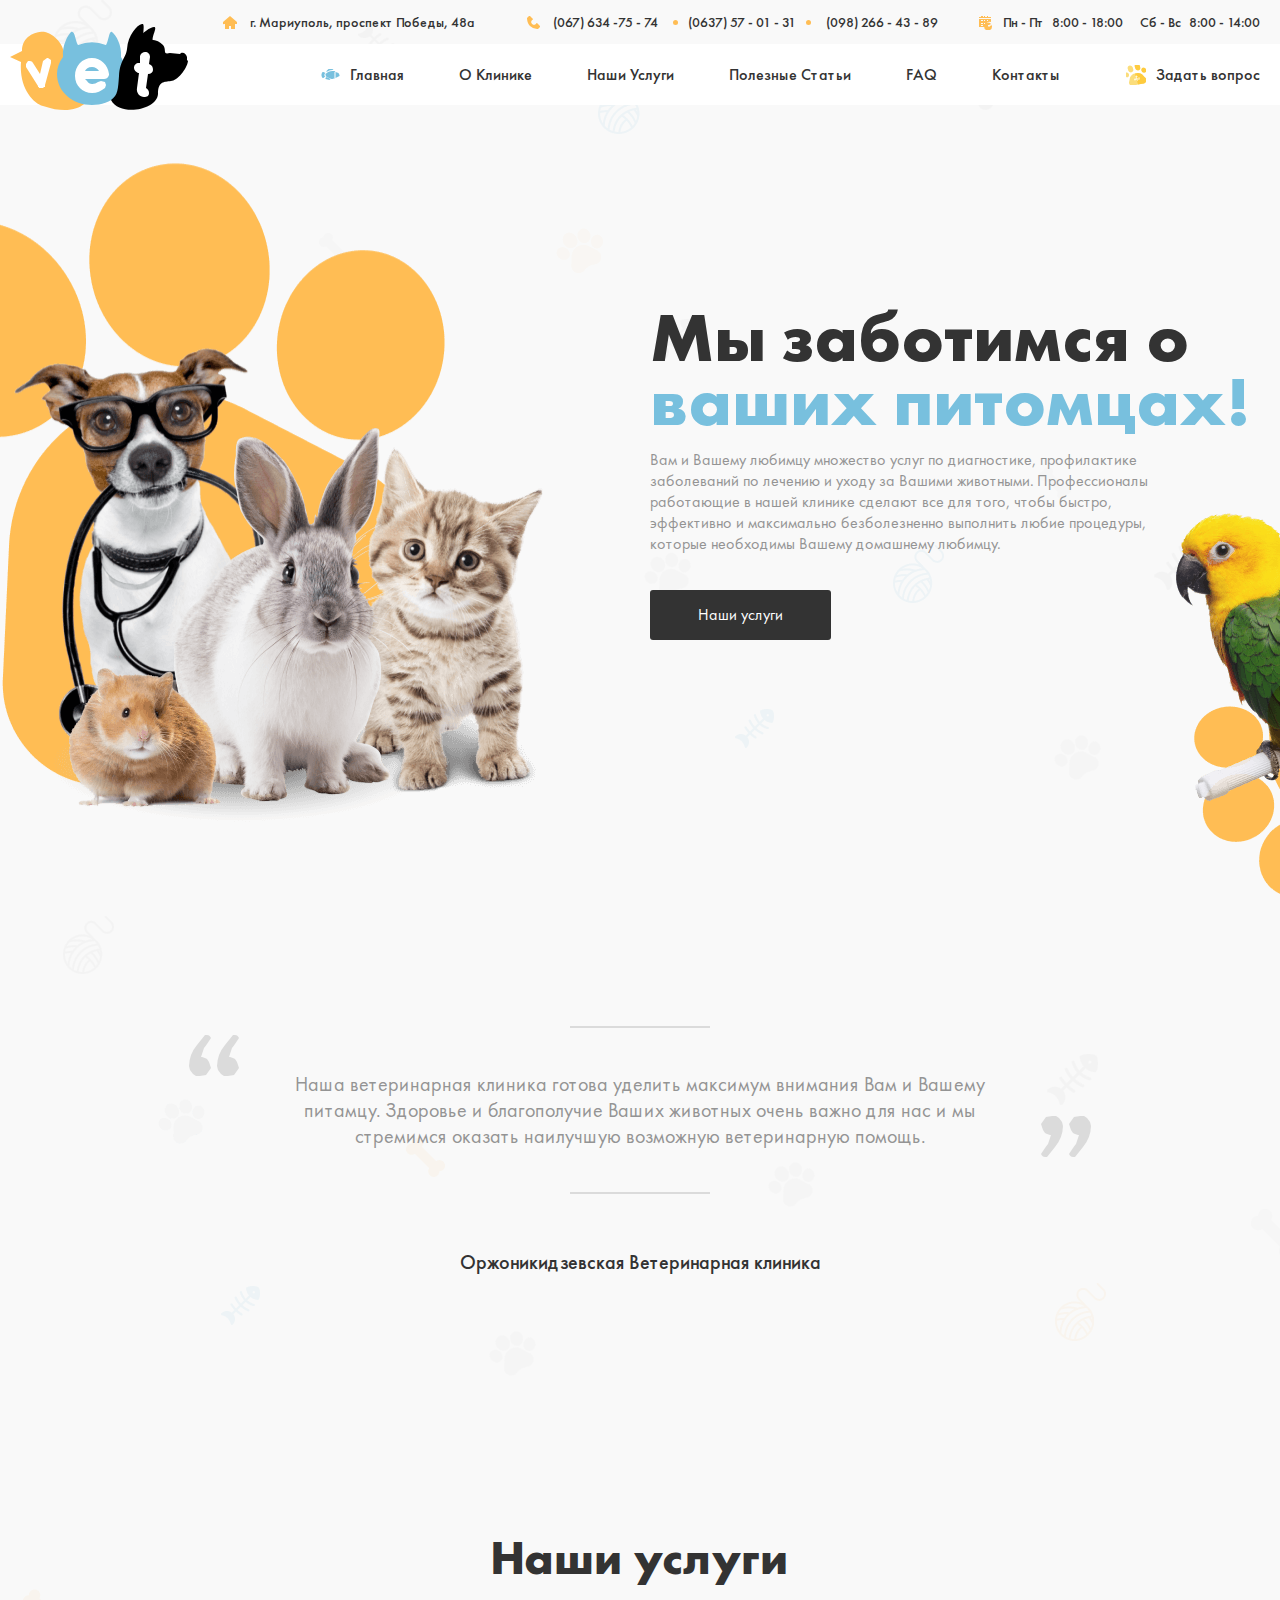
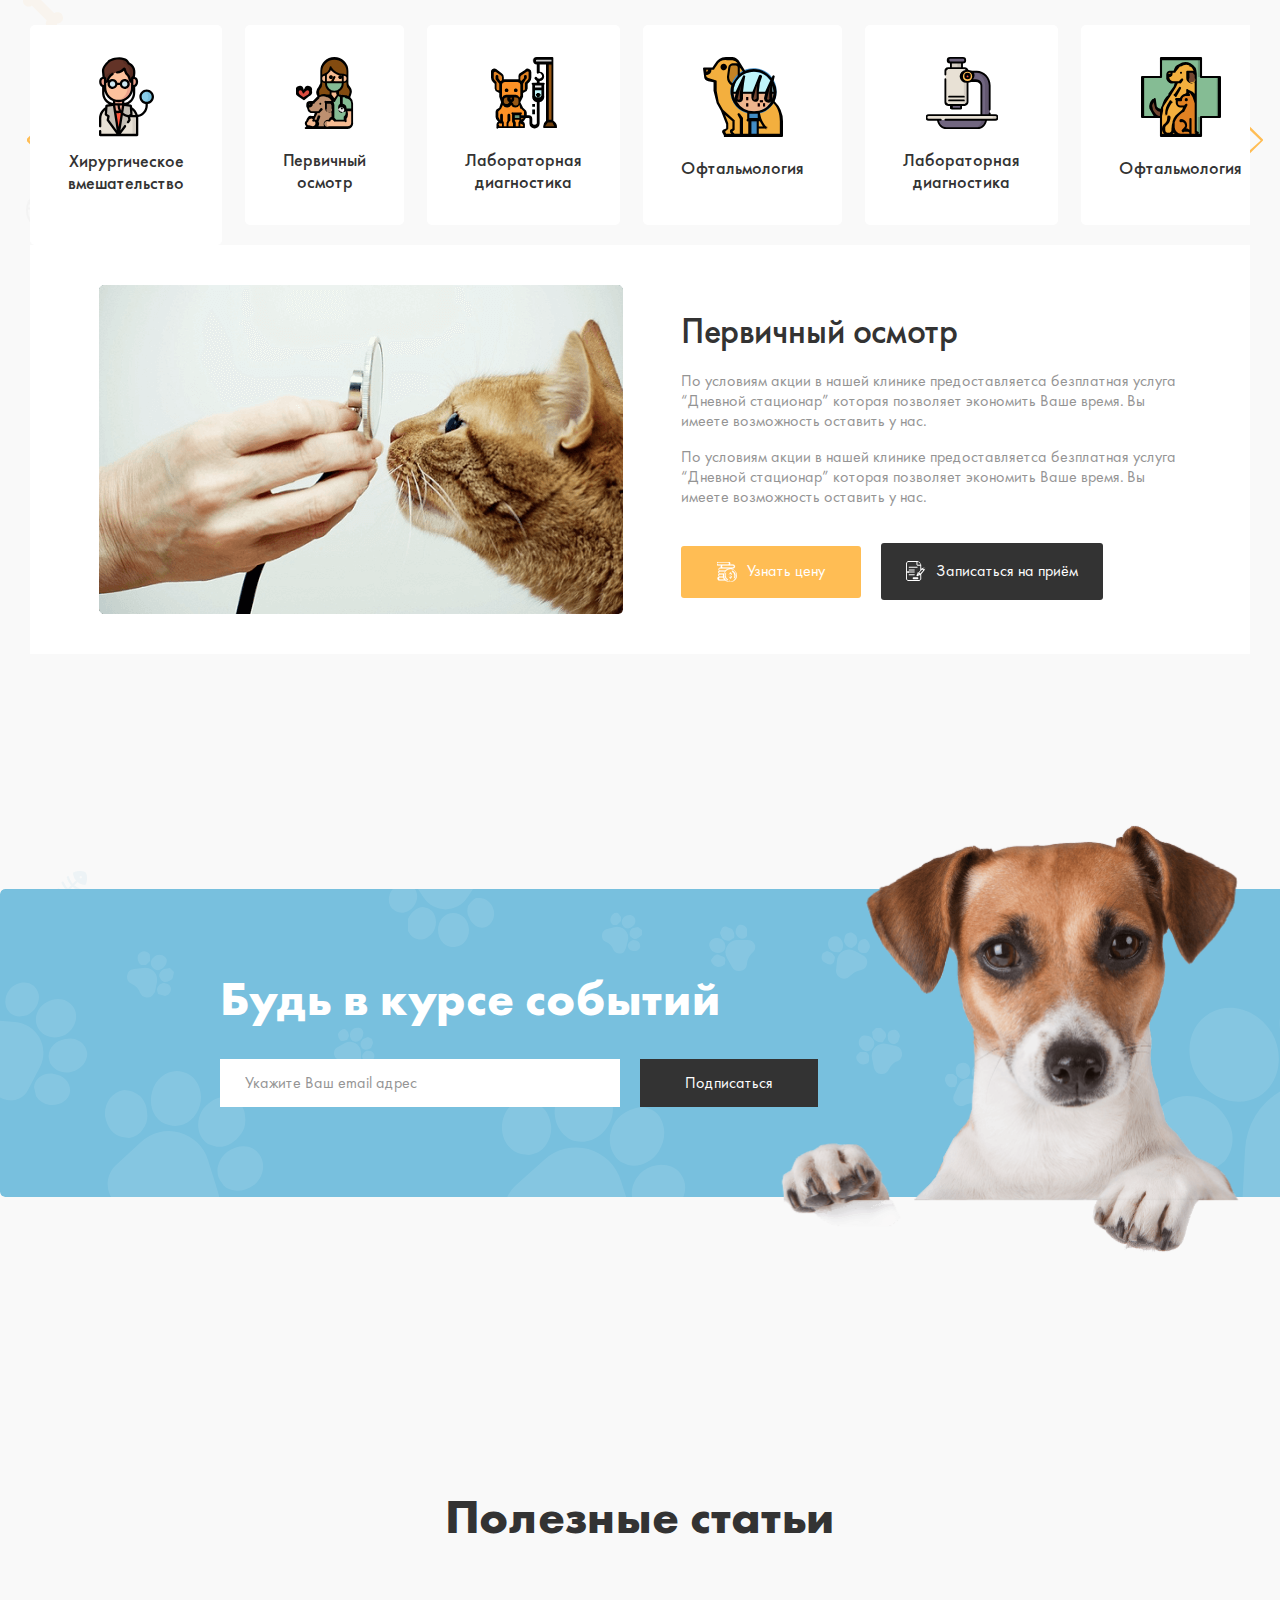
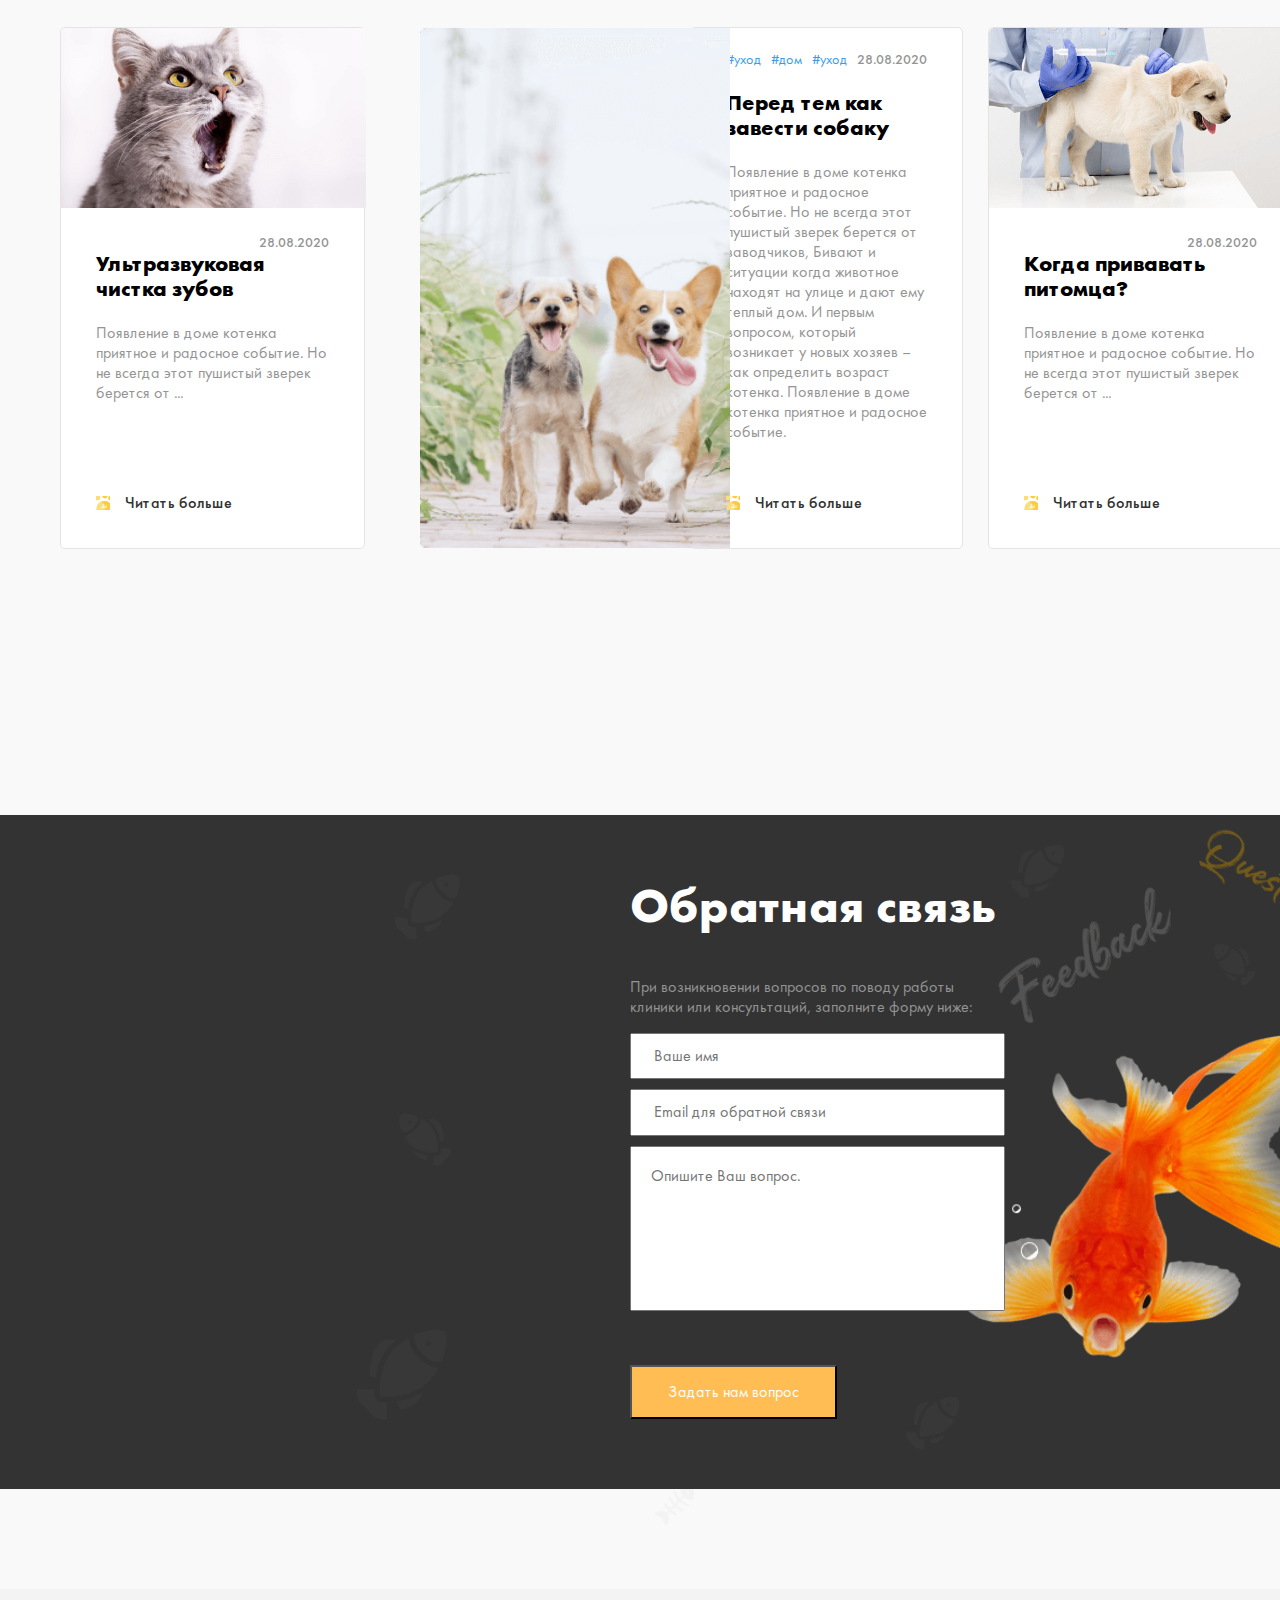
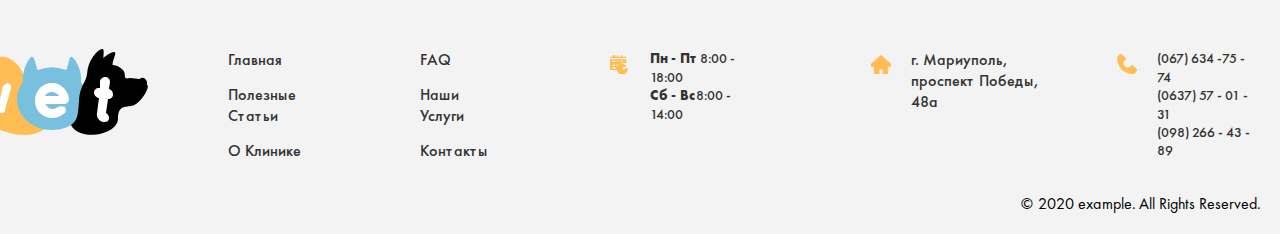
<file: index.html>
<!DOCTYPE html>
<html lang="ru">
<head>
    <meta charset="UTF-8">
    <meta http-equiv="X-UA-Compatible" content="IE=edge">
    <meta name="viewport" content="width=device-width, initial-scale=1.0">
    <title>Document</title>
    <link rel="stylesheet" href="./css/normalize.css">
    <link rel="stylesheet" href="./css/main.css">
    <!-- <link rel="stylesheet" href="./css/main.min.css"> -->
</head>
<body>
    <!-- header bigen  -->
    <header class="site-header">
        <div class="container">
            <div class="site-header__top header-top">
                <address class="header-top__adress header-adress">
                    <a class="header-adress__link" href="https://goo.gl/maps/T4hKLyd78p7ECMZi7" target="blank">г. Мариуполь, проспект Победы, 48а</a>
                </address>
                <ul class="header-top__list header-top-list-center">
                    <li class="header-top-list-center__item">
                        <a class="header-top-list-center__link" href="tel:0676347574">(067) 634 -75 - 74</a>
                    </li>
                    <li class="header-top-list-center__item">
                        <a class="header-top-list-center__link" href="tel:0637570131">(0637) 57 - 01 - 31</a>
                    </li>
                    <li class="header-top-list-center__item">
                        <a class="header-top-list-center__link" href="tel:0982664389">(098) 266 - 43 - 89</a>
                    </li>
                </ul>
                <ul class="header-top__list-end header-top-right-list">
                    <li class="header-top-right-list__item">
                        <time class="header-top-right-list__time" datetime="2022-08-03 08:00"><strong class="header-top-right-list__week">Пн - Пт</strong>8:00 - 18:00</time>
                    </li>
                    <li class="header-top-right-list__item">
                        <time class="header-top-right-list__time" datetime="2022-08-03 14:00"><strong class="header-top-right-list__week">Сб - Вс</strong>8:00 - 14:00</time>
                    </li>
                </ul>
            </div>
        </div>
        <div class="site-header__bottom-box">
            <div class="container">
                <div class="site-header__bottom header-bottom">
                    <a href="index.html" class="header-bottom__logo">
                        <img src="./images/logo.svg" alt="site logo" class="header-bottom__img">
                    </a>
                    <ul class="header-bottom__list header-bottom-nav">
                        <li class="header-bottom-nav__item">
                            <a class="header-bottom-nav__link" href="index.html">Главная</a>
                        </li>
                        <li class="header-bottom-nav__item">
                            <a class="header-bottom-nav__link" href="#">О Клинике</a>
                        </li>
                        <li class="header-bottom-nav__item">
                            <a class="header-bottom-nav__link" href="services.html">Наши Услуги</a>
                        </li>
                        <li class="header-bottom-nav__item">
                            <a class="header-bottom-nav__link" href="article.html">Полезные Статьи</a>
                        </li>
                        <li class="header-bottom-nav__item">
                            <a class="header-bottom-nav__link" href="faq.html">FAQ</a>
                        </li>
                        <li class="header-bottom-nav__item">
                            <a class="header-bottom-nav__link" href="contact.html">Контакты</a>
                        </li>
                    </ul>
                    <a class="header-bottom__question" href="#">Задать вопрос</a>
                </div>
            </div>
        </div>
    </header>
    <!-- header end  -->

    <!-- MAIN BIGEN  -->
    <main class="site-main">
        <!-- hero bigen  -->
        <section class="hero">
            <div class="container">
                <div class="hero__inner">
                    <h1 class="hero__heading">Мы заботимся о<span class="hero__heading-box">ваших питомцах!</span></h1>
                    <div class="hero__title-box">
                        <p class="hero-title">Вам и Вашему любимцу множество услуг по диагностике, профилактике заболеваний по лечению и уходу за Вашими животными. Профессионалы работающие в нашей клинике сделают все для того, чтобы быстро, эффективно и максимально безболезненно выполнить любие процедуры, которые необходимы Вашему домашнему любимцу.</p>
                    </div>
                    <a class="hero-link hero-link-main" href="#">Наши услуги</a>
                </div>
            </div>
        </section>
        <!-- hero end  -->

        <!-- message section bigen  -->
        <section class="message">
            <h2 class="message__heading visually-hidden">Наша ветеринарная клиника готова уделить максимум внимания Вам</h2>
            <blockquote class="message__box">
                <p class="message__title">Наша ветеринарная клиника готова уделить максимум внимания Вам и Вашему питамцу. Здоровье и благополучие Ваших животных очень важно для нас и мы стремимся оказать наилучшую возможную ветеринарную помощь.</p>
                <strong class="message__source">Оржоникидзевская Ветеринарная клиника</strong>
            </blockquote>
        </section>
        <!-- message section end  -->

        <!-- services section bigen  -->
        <section class="services">
            <div class="container">
                <div class="services__top services-top-box">
                    <h2 class="services-top-box__heading">Наши услуги</h2>
                </div>
                <div class="services__errows">
                    <span class="start-btn buttons"></span>
                    <span class="end-btn buttons"></span>
                </div>
                <ol class="services__list services-list">
                    <li class="services-list__item">
                        <a class="services-list__link" href="#">Хирургическое вмешательство</a>
                    </li>
                    <li class="services-list__item">
                        <a class="services-list__link" href="#">Первичный осмотр</a>
                    </li>
                    <li class="services-list__item">
                        <a class="services-list__link" href="#">Лабораторная диагностика</a>
                    </li>
                    <li class="services-list__item">
                        <a class="services-list__link" href="#">Офтальмология</a>
                    </li>
                    <li class="services-list__item">
                        <a class="services-list__link" href="#">Лабораторная диагностика</a>
                    </li>
                    <li class="services-list__item">
                        <a class="services-list__link" href="#">Офтальмология</a>
                    </li>
                    <li class="services-list__item">
                        <a class="services-list__link" href="#">УЗИ
                            диагностика</a>
                    </li>
                    <li class="services-list__item">
                        <a class="services-list__link" href="#">Чипирование</a>
                    </li>
                    <li class="services-list__item">
                        <a class="services-list__link" href="#">Международные паспорта</a>
                    </li>
                    <li class="services-list__item">
                        <a class="services-list__link" href="#">Вакцинация</a>
                    </li>
                    <li class="services-list__item">
                        <a class="services-list__link" href="#">Стоматология</a>
                    </li>
                    <li class="services-list__item">
                        <a class="services-list__link" href="#">Вызов на дом</a>
                    </li>
                </ol>
                <div class="services__bottom services-bottom-part">
                    <img src="./images/cat.png" alt="services image" class="services-bottom-part__img">
                    <div class="services-bottom-part__right">
                        <h3 class="services-bottom-part__heading">Первичный осмотр</h3>
                        <p class="services-bottom-part__title">По условиям акции в нашей клинике предоставляетса безплатная услуга “Дневной стационар” которая позволяет экономить Ваше время. Вы имеете возможность оставить у нас.</p>
                        <p class="services-bottom-part__title">По условиям акции в нашей клинике предоставляетса безплатная услуга “Дневной стационар” которая позволяет экономить Ваше время. Вы имеете возможность оставить у нас.</p>
                        <div class="services-bottom-part__box">
                            <a href="" class="services-bottom-part__link services-bottom-part__link--order">Узнать цену</a>
                            <a href="" class="services-bottom-part__link-dark hero-link-main">Записаться на приём</a>
                        </div>
                    </div>
                </div>  
            </div>
        </section>
        <!-- services section end  -->

        <!-- cours section bigen  -->
        <section class="cours">
            <div class="cours__inner">
                <div class="container">
                    <div class="cours__wrapper">
                        <h2 class="cours__heading">Будь в курсе событий</h2>
                    </div>
                    <form class="form-box" action="https://echo.htmlacademy.ru/courses" method="post" autocomplete="off">
                        <input class="form-box__email" type="email" name="user_email" placeholder="Укажите Ваш email адрес" minlength="2" aria-label="Enter your email" required>
                        <button class="form-box__button" type="submit">Подписаться</button>
                    </form>
                    <img src="./images/bull-dog.png" alt="dogs photo" class="cours__img" width="610" height="480">
                </div>
            </div>
        </section>
        <!-- cours section end  -->

        <!-- articles section bigen  -->
        <section class="articles">
            <div class="container">
                <div class="articles__wrapper">
                    <h2 class="articles__heading">Полезные статьи</h2>
                    <ul class="articles__list articles-item-box">
                        <li class="articles-item-box__item">
                            <div class="articles-item-box__inner">
                                <time class="articles-item-box__time" datetime="2022-08-03 16:30">28.08.2020</time>
                                <h3 class="articles-item-box__heading">Ультразвуковая чистка зубов</h3>
                                <p class="articles-item-box__title">Появление в доме котенка приятное и радосное событие. Но не всегда этот пушистый зверек берется от ...</p>    
                            </div>
                            <a href="#" class="articles-item-box__link">Читать больше</a>
                        </li>
                        <li class="articles-item-box__item dog-item">
                            <div class="articles-item-box__inner">
                                <div class="articles-item-box__time-box">
                                    <ul class="articles-item-box__heshtag heshtag">
                                        <li class="heshtag__item">
                                            <a class="heshtag__link" href="#">#уход</a>
                                        </li>
                                        <li class="heshtag__item">
                                            <a class="heshtag__link" href="#">#дом</a>
                                        </li>
                                        <li class="heshtag__item">
                                            <a class="heshtag__link" href="#">#уход</a>
                                        </li>
                                    </ul>
                                    <time class="articles-item-box__time" datetime="2022-08-03 16:30">28.08.2020</time>
                                </div>
                                <h3 class="articles-item-box__heading">Перед тем как завести собаку</h3>
                                <p class="articles-item-box__title">Появление в доме котенка приятное и радосное событие. Но не всегда этот пушистый зверек берется от заводчиков, Бивают и ситуации когда животное находят на улице и дают ему теплый дом. И первым вопросом, который возникает у новых хозяев – как определить возраст котенка. Появление в доме котенка приятное и радосное событие.</p>    
                            </div>
                            <a href="#" class="articles-item-box__link">Читать больше</a>
                        </li>
                        <li class="articles-item-box__item">
                            <div class="articles-item-box__inner">
                                <time class="articles-item-box__time" datetime="2022-08-03 16:30">28.08.2020</time>
                                <h3 class="articles-item-box__heading">Когда привавать питомца?</h3>
                                <p class="articles-item-box__title">Появление в доме котенка приятное и радосное событие. Но не всегда этот пушистый зверек берется от ...</p>    
                            </div>
                            <a href="#" class="articles-item-box__link">Читать больше</a>
                        </li>
                    </ul>
                </div>
            </div>
        </section>
        <!-- articles section end  -->

        <!-- reverse-set section bigen  -->
        <section class="reverse">
            <div class="reverse__wrapper">
                <iframe class="reverse__iframe" src="https://www.google.com/maps/embed?pb=!1m18!1m12!1m3!1d3229.3860415715435!2d37.64248873894301!3d47.10732050467305!2m3!1f0!2f0!3f0!3m2!1i1024!2i768!4f13.1!3m3!1m2!1s0x40e6e6701cd9c691%3A0xe9b99fd0268f089c!2z0L_RgNC-0YHQvy4g0J_QvtCx0LXQtNGLLCA0ONCwLCDQnNCw0YDQuNGD0L_QvtC70YwsINCU0L7QvdC10YbQutCw0Y8g0L7QsdC70LDRgdGC0YwsINCj0LrRgNCw0LjQvdCwLCA4NzUwMA!5e0!3m2!1sru!2s!4v1659532279202!5m2!1sru!2s" width="600" height="450" style="border:0;" allowfullscreen="" loading="lazy" referrerpolicy="no-referrer-when-downgrade"></iframe>
                <div class="reverse__box">
                    <div class="reverse__right reverse-right-part">
                        <h2 class="reverse-right-part__heading">Обратная связь</h2>
                        <p class="reverse-right-part__title">При возникновении вопросов по поводу работы клиники или консультаций, заполните форму ниже:</p>
                    </div>
                    <form class="reverse__form reverse-form-box" action="https://echo.academy.ru/courses" autocomplete="off">
                        <input class="reverse-form-box__input" type="text" name="user_name" aria-label="Enter your username" placeholder="Ваше имя" required minlength="2">
                        <input class="reverse-form-box__input" type="email" name="user_name" placeholder="Email для обратной связи" aria-label="Enter your user email">
                        <textarea class="reverse-form-box__text" name="user_date" cols="30" rows="10" aria-label="Enter your date" minlength="3" placeholder="Опишите Ваш вопрос." required></textarea>
                        <button class="reverse-form-box__button" type="submit">Задать нам вопрос</button>
                    </form>
                </div>
            </div>
        </section>
        <!-- reverse-set section end  -->
    </main>
    <!-- footer start  -->
    <footer class="site-footer">
        <div class="container">
            <div class="site-footer__inner footer-wrapper">
                <a class="footer-wrapper__link" href="index.html">
                    <img class="footer-wrapper__img" src=".//images/logo.svg" alt="site logo">
                </a>
                <ol class="footer-wrapper__list footer-list-start">
                    <li class="footer-list-start__item">
                        <a class="footer-list-start__link" href="index.html">Главная</a>
                    </li>
                    <li class="footer-list-start__item">
                        <a class="footer-list-start__link" href="article.html">Полезные Статьи</a>
                    </li>
                    <li class="footer-list-start__item">
                        <a class="footer-list-start__link" href="clinic.html">О Клинике</a>
                    </li>
                </ol>
                <ol class="footer-wrapper__list footer-list-start">
                    <li class="footer-list-start__item">
                        <a class="footer-list-start__link" href="faq.html">FAQ</a>
                    </li>
                    <li class="footer-list-start__item">
                        <a class="footer-list-start__link" href="services.html">Наши Услуги</a>
                    </li>
                    <li class="footer-list-start__item">
                        <a class="footer-list-start__link" href="contact.html">Контакты</a>
                    </li>
                </ol>
                <ol class="footer-wrapper__list-center footer-center-list">
                    <li class="footer-center-list__item">
                        <time class="footer-center-list__time" datetime="2022-08-03"><strong class="footer-center-list__week">Пн - Пт </strong>8:00 - 18:00</time>
                    </li>
                    <li class="footer-center-list__item">
                        <time class="footer-center-list__time" datetime="2022-08-03"><strong class="footer-center-list__week">Сб - Вс</strong>8:00 - 14:00</time>
                    </li>
                </ol>
                <address class="site-footer__adress">
                    <a class="site-footer__adress-link" href="https://goo.gl/maps/T4hKLyd78p7ECMZi7">г. Мариуполь, проспект Победы, 48а</a>
                </address>
                <ul class="site-footer__end-list footer-end">
                    <li class="footer-end__item">
                        <a href="tel:0676347574" class="footer-end__link">(067) 634 -75 - 74</a>
                    </li>
                    <li class="footer-end__item">
                        <a href="tel:0637570131" class="footer-end__link">(0637) 57 - 01 - 31</a>
                    </li>
                    <li class="footer-end__item">
                        <a href="tel:0982664389" class="footer-end__link">(098) 266 - 43 - 89</a>
                    </li>
                </ul>
            </div>
            <span class="site-footer__title">© 2020 example. All Rights Reserved.</span>
        </div>
    </footer>

    <section class="modal">
        <h2 class="visually-hidden">Welcoma to modal window</h2>
        <div class="modal__wrapper">
            <button class="modal__close"></button>
            <div class="modal__left modal-window-left">
                <strong class="modal-window-left__heading">Авторизация:</strong>
                <a href="" class="modal-window-left__link modal-window-left__link--google">Войти через Google</a>
                <a href="" class="modal-window-left__link modal-window-left__link--facebook">Войти через Facebook</a>
            </div>
            <form class="modal__form form-box" action="https://echo.htmlacademy.ru/courses" method="post" autocomplete="off">
                <strong class="form-box__heading">Задать вопрос</strong>
                <input class="form-box__input" type="text" name="user__name" aria-label="Enter your name" minlength="2" placeholder="Ваше имя" required>
                <textarea class="form-box__text" name="user__info" aria-label="Enter your info" cols="30" rows="10" placeholder="Опишите Ваш вопрос.
Например: в каком возрасте можно прививать от бешенства?"></textarea>
                <button class="form-box__btn" type="submit">Отправить</button>
            </form>
        </div>
    </section>

    <script src="./js/main.js"></script>
</body>
</html>
</file>
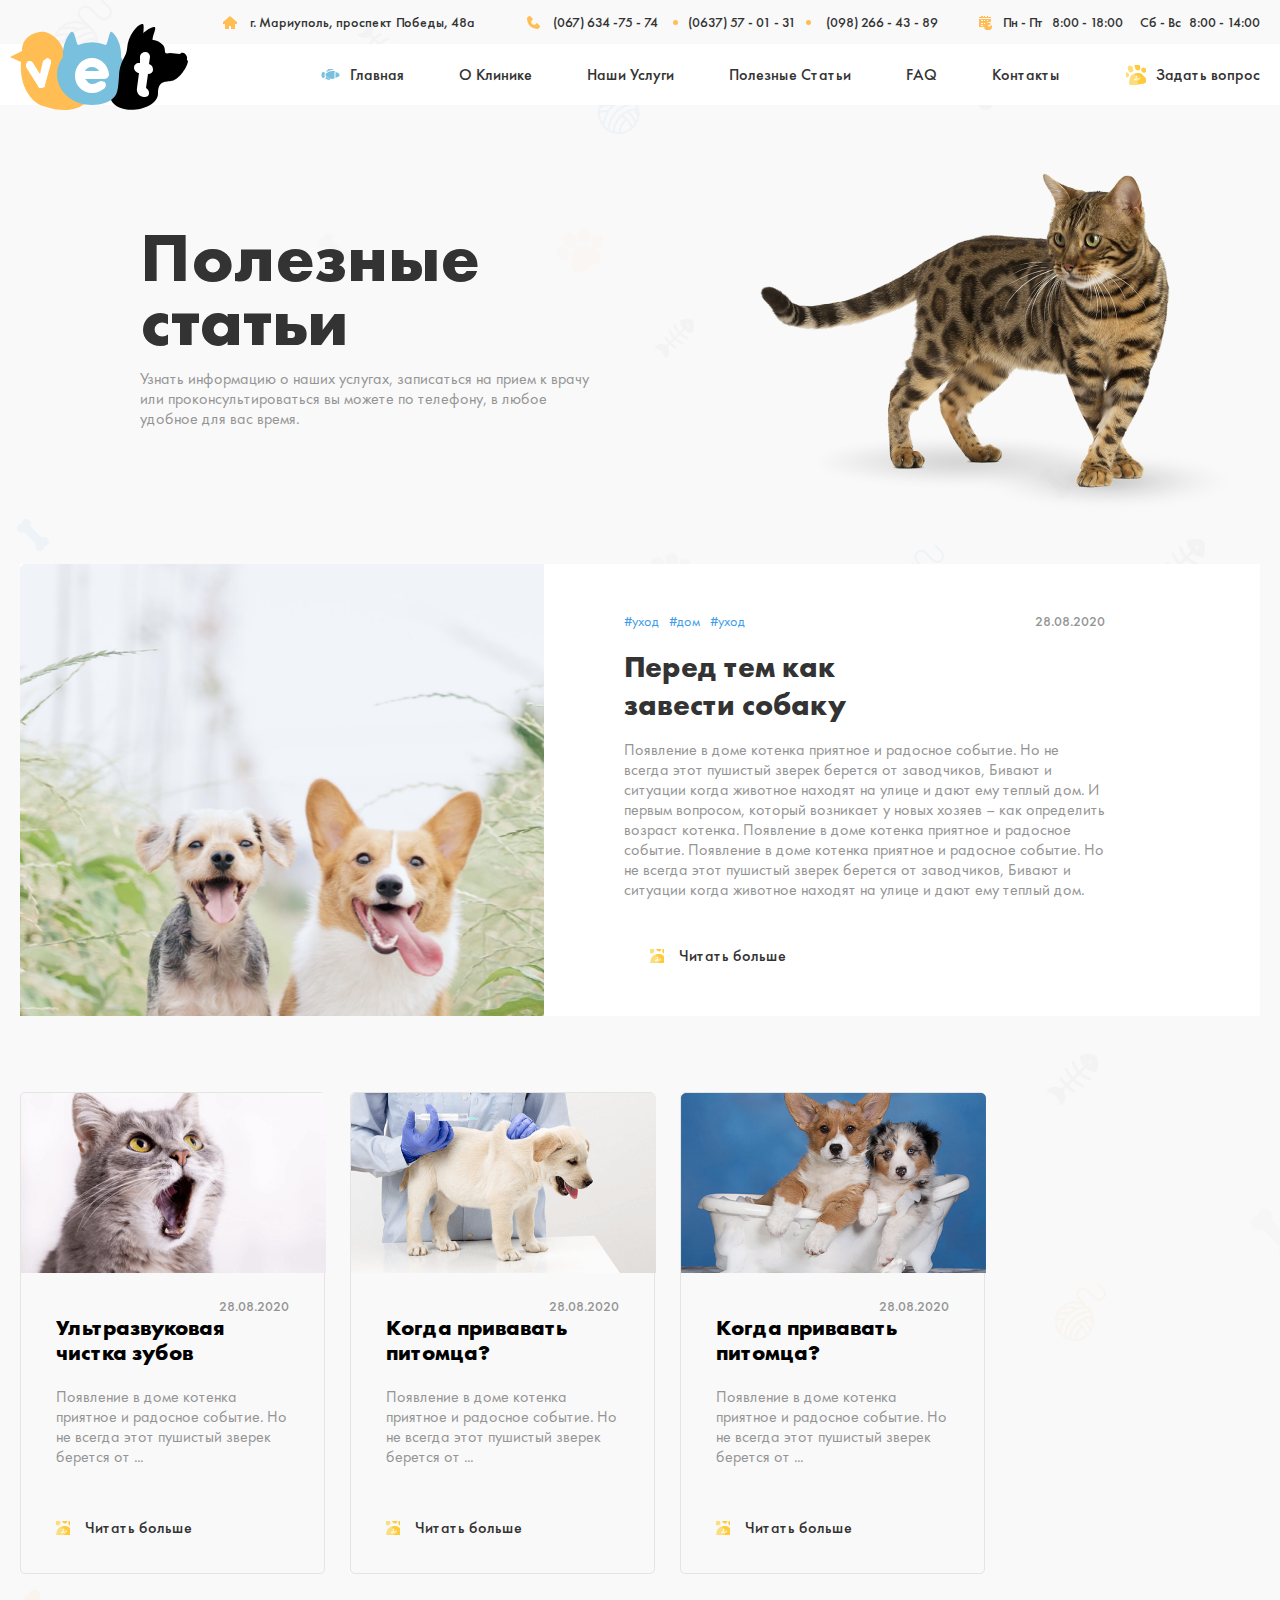
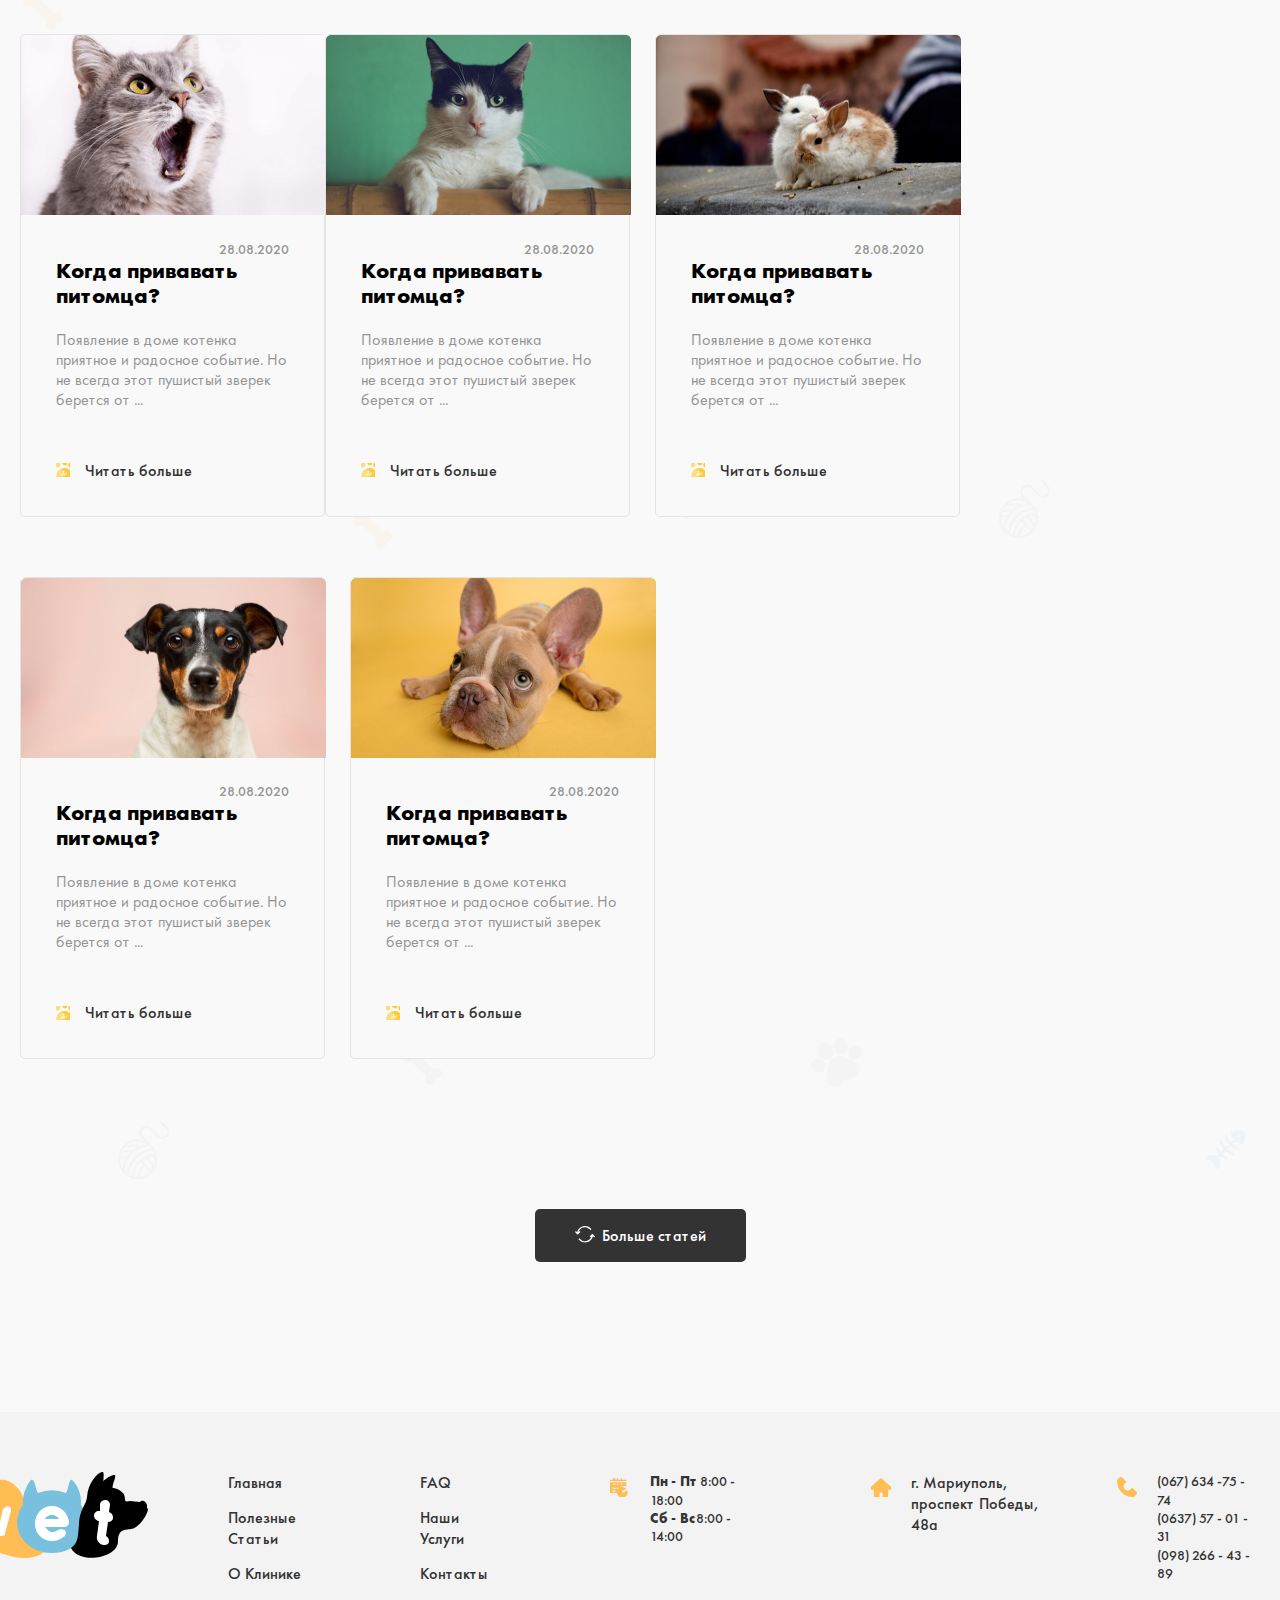
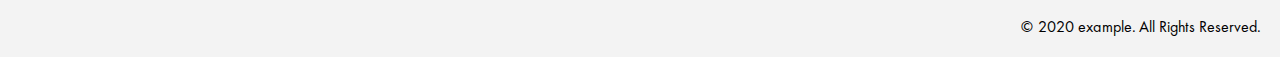
<file: article.html>
<!DOCTYPE html>
<html lang="ru">
<head>
    <meta charset="UTF-8">
    <meta http-equiv="X-UA-Compatible" content="IE=edge">
    <meta name="viewport" content="width=device-width, initial-scale=1.0">
    <link rel="stylesheet" href="./css/normalize.css">
    <link rel="stylesheet" href="./css/main.css">
    <title>Document</title>
</head>
<body>
      <!-- header bigen  -->
      <header class="site-header">
        <div class="container">
            <div class="site-header__top header-top">
                <address class="header-top__adress header-adress">
                    <a class="header-adress__link" href="https://goo.gl/maps/T4hKLyd78p7ECMZi7" target="blank">г. Мариуполь, проспект Победы, 48а</a>
                </address>
                <ul class="header-top__list header-top-list-center">
                    <li class="header-top-list-center__item">
                        <a class="header-top-list-center__link" href="tel:0676347574">(067) 634 -75 - 74</a>
                    </li>
                    <li class="header-top-list-center__item">
                        <a class="header-top-list-center__link" href="tel:0637570131">(0637) 57 - 01 - 31</a>
                    </li>
                    <li class="header-top-list-center__item">
                        <a class="header-top-list-center__link" href="tel:0982664389">(098) 266 - 43 - 89</a>
                    </li>
                </ul>
                <ul class="header-top__list-end header-top-right-list">
                    <li class="header-top-right-list__item">
                        <time class="header-top-right-list__time" datetime="2022-08-03 08:00"><strong class="header-top-right-list__week">Пн - Пт</strong>8:00 - 18:00</time>
                    </li>
                    <li class="header-top-right-list__item">
                        <time class="header-top-right-list__time" datetime="2022-08-03 14:00"><strong class="header-top-right-list__week">Сб - Вс</strong>8:00 - 14:00</time>
                    </li>
                </ul>
            </div>
        </div>
        <div class="site-header__bottom-box">
            <div class="container">
                <div class="site-header__bottom header-bottom">
                    <a href="index.html" class="header-bottom__logo">
                        <img src="./images/logo.svg" alt="site logo" class="header-bottom__img">
                    </a>
                    <ul class="header-bottom__list header-bottom-nav">
                        <li class="header-bottom-nav__item">
                            <a class="header-bottom-nav__link" href="index.html">Главная</a>
                        </li>
                        <li class="header-bottom-nav__item">
                            <a class="header-bottom-nav__link" href="#">О Клинике</a>
                        </li>
                        <li class="header-bottom-nav__item">
                            <a class="header-bottom-nav__link" href="services.html">Наши Услуги</a>
                        </li>
                        <li class="header-bottom-nav__item">
                            <a class="header-bottom-nav__link" href="article.html">Полезные Статьи</a>
                        </li>
                        <li class="header-bottom-nav__item">
                            <a class="header-bottom-nav__link" href="faq.html">FAQ</a>
                        </li>
                        <li class="header-bottom-nav__item">
                            <a class="header-bottom-nav__link" href="contact.html">Контакты</a>
                        </li>
                    </ul>
                    <a class="header-bottom__question" href="#">Задать вопрос</a>
                </div>
            </div>
        </div>
    </header>
    <!-- header end  -->

    <!-- MAIN BIGEN  -->
    <main class="site-main">
        <section class="article-hero">
            <div class="container">
                <div class="article-hero__wrapper">
                    <div class="articles-hero__heading-box">
                        <h2 class="articles-hero__heading">Полезные статьи</h2>
                    </div>
                    <div class="articles-hero__title-box">
                        <p class="articles-hero__title">Узнать информацию о наших услугах, записаться на прием к врачу или проконсультироваться вы можете по телефону, в любое удобное для вас время.</p>
                    </div>
                </div>
            </div>
        </section>

        <section class="info-animal">
            <div class="container">
                <div class="info-animal__top">
                    <div class="info-animal__top-inner">
                        <div class="info-animal__box">
                            <ul class="info-animal__list articles-item-box__heshtag heshtag">
                                <li class="heshtag__item">
                                    <a class="heshtag__link" href="#">#уход</a>
                                </li>
                                <li class="heshtag__item">
                                    <a class="heshtag__link" href="#">#дом</a>
                                </li>
                                <li class="heshtag__item">
                                    <a class="heshtag__link" href="#">#уход</a>
                                </li>
                            </ul>
                            <time class="articles-item-box__time" datetime="2022-08-03 16:30">28.08.2020</time>
                        </div>
                        <div class="info-animal__heading-box">
                            <h3 class="info-animal__heading">Перед тем как завести собаку</h3>
                        </div>
                        <p class="info-animal__title">Появление в доме котенка приятное и радосное событие. Но не всегда этот пушистый зверек берется от заводчиков, Бивают и ситуации когда животное находят на улице и дают ему теплый дом. И первым вопросом, который возникает у новых хозяев – как определить возраст котенка. Появление в доме котенка приятное и радосное событие. Появление в доме котенка приятное и радосное событие. Но не всегда этот пушистый зверек берется от заводчиков, Бивают и ситуации когда животное находят на улице и дают ему теплый дом.</p>    
                    </div>
                    <a href="#" class="articles-item-box__link info-animal__link">Читать больше</a>
                </div>
                <ul class="info-animal__list articles__list articles-item-box">
                    <li class="articles-item-box__item">
                        <div class="articles-item-box__inner">
                            <time class="articles-item-box__time" datetime="2022-08-03 16:30">28.08.2020</time>
                            <h3 class="articles-item-box__heading">Ультразвуковая чистка зубов</h3>
                            <p class="articles-item-box__title">Появление в доме котенка приятное и радосное событие. Но не всегда этот пушистый зверек берется от ...</p>    
                        </div>
                        <a href="#" class="articles-item-box__link">Читать больше</a>
                    </li>
                    <li class="articles-item-box__item">
                        <div class="articles-item-box__inner">
                            <time class="articles-item-box__time" datetime="2022-08-03 16:30">28.08.2020</time>
                            <h3 class="articles-item-box__heading">Когда привавать питомца?</h3>
                            <p class="articles-item-box__title">Появление в доме котенка приятное и радосное событие. Но не всегда этот пушистый зверек берется от ...</p>    
                        </div>
                        <a href="#" class="articles-item-box__link">Читать больше</a>
                    </li>
                    <li class="articles-item-box__item">
                        <div class="articles-item-box__inner">
                            <time class="articles-item-box__time" datetime="2022-08-03 16:30">28.08.2020</time>
                            <h3 class="articles-item-box__heading">Когда привавать питомца?</h3>
                            <p class="articles-item-box__title">Появление в доме котенка приятное и радосное событие. Но не всегда этот пушистый зверек берется от ...</p>    
                        </div>
                        <a href="#" class="articles-item-box__link">Читать больше</a>
                    </li>
                    <li class="articles-item-box__item">
                        <div class="articles-item-box__inner">
                            <time class="articles-item-box__time" datetime="2022-08-03 16:30">28.08.2020</time>
                            <h3 class="articles-item-box__heading">Когда привавать питомца?</h3>
                            <p class="articles-item-box__title">Появление в доме котенка приятное и радосное событие. Но не всегда этот пушистый зверек берется от ...</p>    
                        </div>
                        <a href="#" class="articles-item-box__link">Читать больше</a>
                    </li>
                    <li class="articles-item-box__item">
                        <div class="articles-item-box__inner">
                            <time class="articles-item-box__time" datetime="2022-08-03 16:30">28.08.2020</time>
                            <h3 class="articles-item-box__heading">Когда привавать питомца?</h3>
                            <p class="articles-item-box__title">Появление в доме котенка приятное и радосное событие. Но не всегда этот пушистый зверек берется от ...</p>    
                        </div>
                        <a href="#" class="articles-item-box__link">Читать больше</a>
                    </li>
                    <li class="articles-item-box__item">
                        <div class="articles-item-box__inner">
                            <time class="articles-item-box__time" datetime="2022-08-03 16:30">28.08.2020</time>
                            <h3 class="articles-item-box__heading">Когда привавать питомца?</h3>
                            <p class="articles-item-box__title">Появление в доме котенка приятное и радосное событие. Но не всегда этот пушистый зверек берется от ...</p>    
                        </div>
                        <a href="#" class="articles-item-box__link">Читать больше</a>
                    </li>
                    <li class="articles-item-box__item">
                        <div class="articles-item-box__inner">
                            <time class="articles-item-box__time" datetime="2022-08-03 16:30">28.08.2020</time>
                            <h3 class="articles-item-box__heading">Когда привавать питомца?</h3>
                            <p class="articles-item-box__title">Появление в доме котенка приятное и радосное событие. Но не всегда этот пушистый зверек берется от ...</p>    
                        </div>
                        <a href="#" class="articles-item-box__link">Читать больше</a>
                    </li>
                    <li class="articles-item-box__item">
                        <div class="articles-item-box__inner">
                            <time class="articles-item-box__time" datetime="2022-08-03 16:30">28.08.2020</time>
                            <h3 class="articles-item-box__heading">Когда привавать питомца?</h3>
                            <p class="articles-item-box__title">Появление в доме котенка приятное и радосное событие. Но не всегда этот пушистый зверек берется от ...</p>    
                        </div>
                        <a href="#" class="articles-item-box__link">Читать больше</a>
                    </li>
                </ul>
                <button class="info-animal__more" type="button">Больше статей</button>
            </div>
        </section>
    </main>
    <!-- MAIN END  -->
    <!-- footer start  -->
    <footer class="site-footer">
        <div class="container">
            <div class="site-footer__inner footer-wrapper">
                <a class="footer-wrapper__link" href="index.html">
                    <img class="footer-wrapper__img" src=".//images/logo.svg" alt="site logo">
                </a>
                <ol class="footer-wrapper__list footer-list-start">
                    <li class="footer-list-start__item">
                        <a class="footer-list-start__link" href="index.html">Главная</a>
                    </li>
                    <li class="footer-list-start__item">
                        <a class="footer-list-start__link" href="article.html">Полезные Статьи</a>
                    </li>
                    <li class="footer-list-start__item">
                        <a class="footer-list-start__link" href="clinic.html">О Клинике</a>
                    </li>
                </ol>
                <ol class="footer-wrapper__list footer-list-start">
                    <li class="footer-list-start__item">
                        <a class="footer-list-start__link" href="faq.html">FAQ</a>
                    </li>
                    <li class="footer-list-start__item">
                        <a class="footer-list-start__link" href="services.html">Наши Услуги</a>
                    </li>
                    <li class="footer-list-start__item">
                        <a class="footer-list-start__link" href="contact.html">Контакты</a>
                    </li>
                </ol>
                <ol class="footer-wrapper__list-center footer-center-list">
                    <li class="footer-center-list__item">
                        <time class="footer-center-list__time" datetime="2022-08-03"><strong class="footer-center-list__week">Пн - Пт </strong>8:00 - 18:00</time>
                    </li>
                    <li class="footer-center-list__item">
                        <time class="footer-center-list__time" datetime="2022-08-03"><strong class="footer-center-list__week">Сб - Вс</strong>8:00 - 14:00</time>
                    </li>
                </ol>
                <address class="site-footer__adress">
                    <a class="site-footer__adress-link" href="https://goo.gl/maps/T4hKLyd78p7ECMZi7">г. Мариуполь, проспект Победы, 48а</a>
                </address>
                <ul class="site-footer__end-list footer-end">
                    <li class="footer-end__item">
                        <a href="tel:0676347574" class="footer-end__link">(067) 634 -75 - 74</a>
                    </li>
                    <li class="footer-end__item">
                        <a href="tel:0637570131" class="footer-end__link">(0637) 57 - 01 - 31</a>
                    </li>
                    <li class="footer-end__item">
                        <a href="tel:0982664389" class="footer-end__link">(098) 266 - 43 - 89</a>
                    </li>
                </ul>
            </div>
            <span class="site-footer__title">© 2020 example. All Rights Reserved.</span>
        </div>
    </footer>

    <section class="modal">
        <h2 class="visually-hidden">welcome to modal window</h2>
        <div class="modal__wrapper">
            <button class="modal__close"></button>
            <div class="modal__left modal-window-left">
                <strong class="modal-window-left__heading">Авторизация:</strong>
                <a href="" class="modal-window-left__link modal-window-left__link--google">Войти через Google</a>
                <a href="" class="modal-window-left__link modal-window-left__link--facebook">Войти через Facebook</a>
            </div>
            <form class="modal__form form-box" action="https://echo.htmlacademy.ru/courses" method="post" autocomplete="off">
                <strong class="form-box__heading">Задать вопрос</strong>
                <input class="form-box__input" type="text" name="user__name" aria-label="Enter your name" minlength="2" placeholder="Ваше имя" required>
                <textarea class="form-box__text" name="user__info" aria-label="Enter your info" cols="30" rows="10" placeholder="Опишите Ваш вопрос.
Например: в каком возрасте можно прививать от бешенства?"></textarea>
                <button class="form-box__btn" type="submit">Отправить</button>
            </form>
        </div>
    </section>

    <script src="./js/main.js"></script>
</body>
</html>
</file>
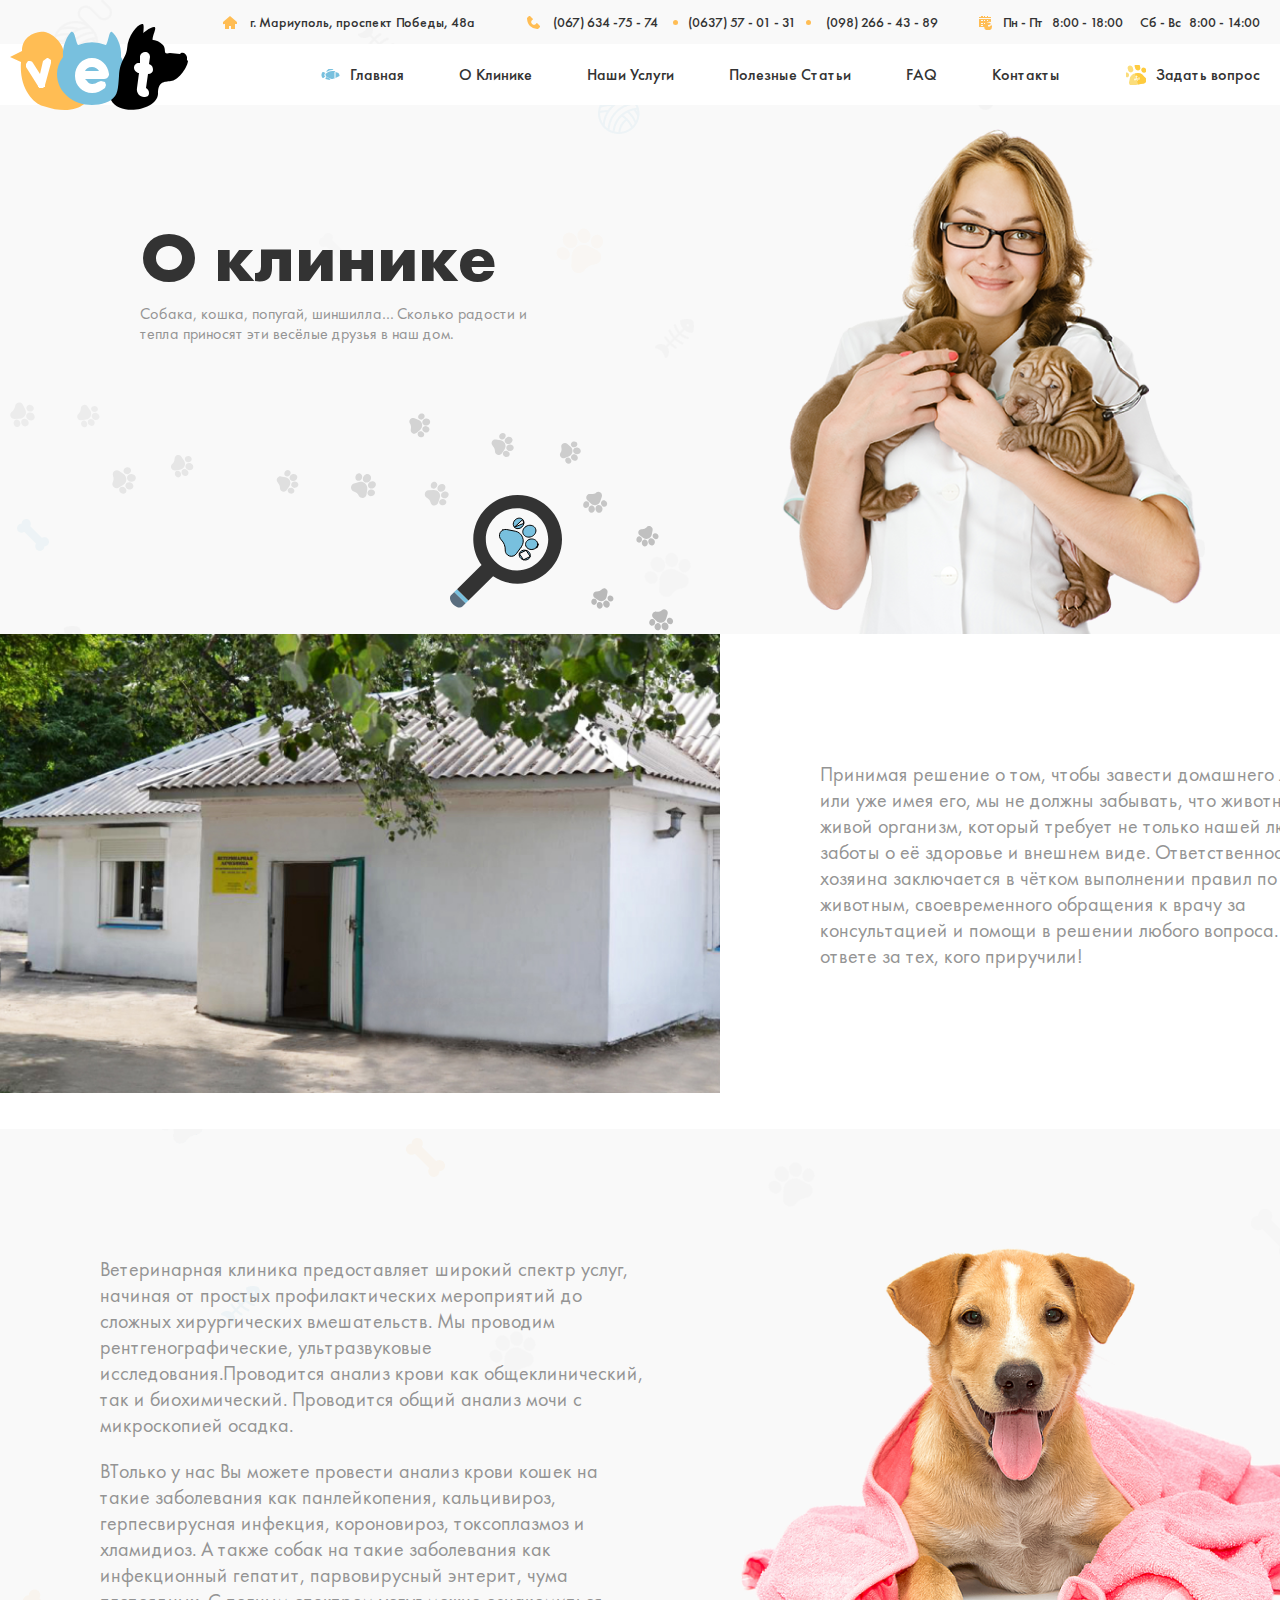
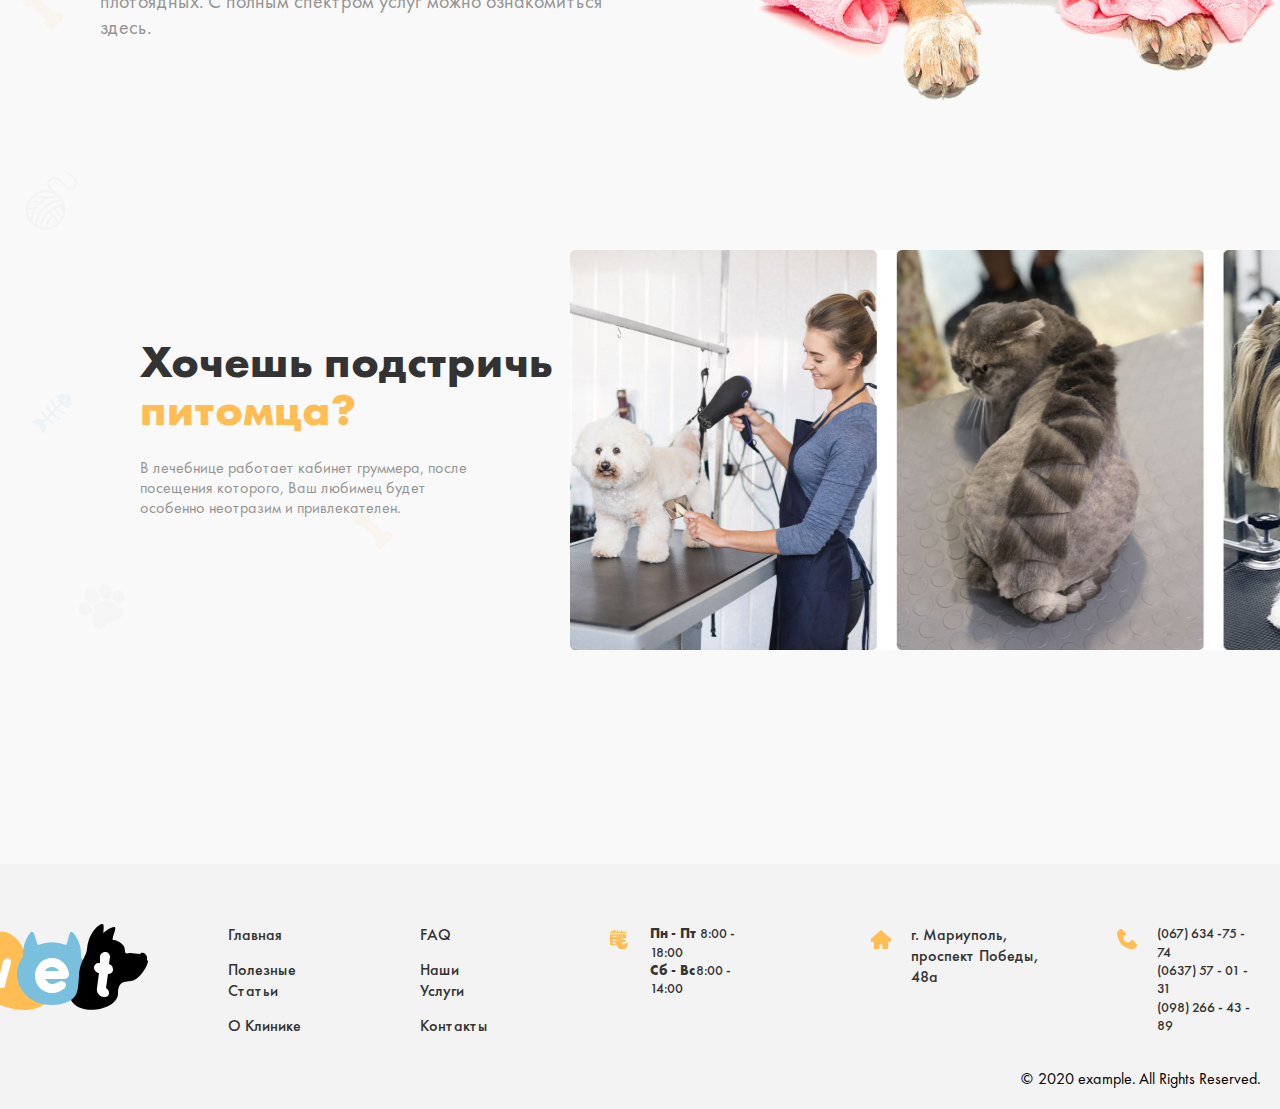
<file: clinic.html>
<!DOCTYPE html>
<html lang="ru">
<head>
    <meta charset="UTF-8">
    <meta http-equiv="X-UA-Compatible" content="IE=edge">
    <meta name="viewport" content="width=device-width, initial-scale=1.0">
    <link rel="stylesheet" href="./css/normalize.css">
    <link rel="stylesheet" href="./css/main.css">
    <title>Document</title>
</head>
<body>
    <!-- header bigen  -->
    <header class="site-header">
        <div class="container">
            <div class="site-header__top header-top">
                <address class="header-top__adress header-adress">
                    <a class="header-adress__link" href="https://goo.gl/maps/T4hKLyd78p7ECMZi7" target="blank">г. Мариуполь, проспект Победы, 48а</a>
                </address>
                <ul class="header-top__list header-top-list-center">
                    <li class="header-top-list-center__item">
                        <a class="header-top-list-center__link" href="tel:0676347574">(067) 634 -75 - 74</a>
                    </li>
                    <li class="header-top-list-center__item">
                        <a class="header-top-list-center__link" href="tel:0637570131">(0637) 57 - 01 - 31</a>
                    </li>
                    <li class="header-top-list-center__item">
                        <a class="header-top-list-center__link" href="tel:0982664389">(098) 266 - 43 - 89</a>
                    </li>
                </ul>
                <ul class="header-top__list-end header-top-right-list">
                    <li class="header-top-right-list__item">
                        <time class="header-top-right-list__time" datetime="2022-08-03 08:00"><strong class="header-top-right-list__week">Пн - Пт</strong>8:00 - 18:00</time>
                    </li>
                    <li class="header-top-right-list__item">
                        <time class="header-top-right-list__time" datetime="2022-08-03 14:00"><strong class="header-top-right-list__week">Сб - Вс</strong>8:00 - 14:00</time>
                    </li>
                </ul>
            </div>
        </div>
        <div class="site-header__bottom-box">
            <div class="container">
                <div class="site-header__bottom header-bottom">
                    <a href="index.html" class="header-bottom__logo">
                        <img src="./images/logo.svg" alt="site logo" class="header-bottom__img">
                    </a>
                    <ul class="header-bottom__list header-bottom-nav">
                        <li class="header-bottom-nav__item">
                            <a class="header-bottom-nav__link" href="index.html">Главная</a>
                        </li>
                        <li class="header-bottom-nav__item">
                            <a class="header-bottom-nav__link" href="#">О Клинике</a>
                        </li>
                        <li class="header-bottom-nav__item">
                            <a class="header-bottom-nav__link" href="services.html">Наши Услуги</a>
                        </li>
                        <li class="header-bottom-nav__item">
                            <a class="header-bottom-nav__link" href="article.html">Полезные Статьи</a>
                        </li>
                        <li class="header-bottom-nav__item">
                            <a class="header-bottom-nav__link" href="faq.html">FAQ</a>
                        </li>
                        <li class="header-bottom-nav__item">
                            <a class="header-bottom-nav__link" href="contact.html">Контакты</a>
                        </li>
                    </ul>
                    <a class="header-bottom__question" href="#">Задать вопрос</a>
                </div>
            </div>
        </div>
    </header>
    <!-- header end  -->
    
    <!-- MAIN BIGEN  -->
    <main class="site-main">
        <section class="clinic-hero">
            <div class="container">
                <div class="clinic-hero__wrapper">
                    <h2 class="clinic-hero__heading">О клинике</h2>
                    <p class="clinic-hero__title">Собака, кошка, попугай, шиншилла… Сколько радости и тепла приносят эти весёлые друзья в наш дом.</p>
                </div>
            </div>
        </section>
        
        <section class="clinic-middle">
            <h2 class="visually-hidden">welcome to clinic section</h2>
            <div class="clinic-middle__start-wrapper">
                <div class="clinic-middle__title-box">
                    <p class="clinic-middle__start-title">Принимая решение о том, чтобы завести домашнего любимца, или уже имея его, мы не должны забывать, что животное это живой организм, который требует не только нашей любви, а и заботы о её здоровье и  внешнем виде. Ответственность хозяина заключается в чётком выполнении правил по уходу за животным, своевременного обращения к врачу за консультацией и помощи в решении любого вопроса. Ведь мы в ответе за тех, кого приручили!</p>
                </div>
            </div>
            <div class="clinic-middle__center-wrapper">
                <div class="clinic-middle__title-box">
                    <p class="clinic-middle__start-title">Ветеринарная клиника предоставляет широкий спектр услуг,  начиная от простых профилактических мероприятий до сложных хирургических вмешательств. Мы проводим рентгенографические, ультразвуковые исследования.Проводится анализ крови как общеклинический, так и биохимический. Проводится общий анализ мочи с микроскопией осадка. 
                    </p>
                    <p class="clinic-middle__start-title">ВТолько у нас Вы можете провести анализ крови кошек на такие заболевания как панлейкопения, кальцивироз, герпесвирусная инфекция, короновироз, токсоплазмоз и хламидиоз. А также собак на такие заболевания как инфекционный гепатит, парвовирусный энтерит, чума плотоядных. С полным спектром услуг можно ознакомиться здесь.</p>
                </div>
            </div>
        </section>
        <section class="wont">
            <div class="container">
                <div class="wont__wrapper">
                    <h2 class="wont__heading">Хочешь подстричь <span class="wont__header-part">питомца?</span></h2>
                    <div class="wont__title-box">
                        <p class="wont__title">В лечебнице работает кабинет груммера, после посещения которого, Ваш любимец будет особенно неотразим и привлекателен.</p>
                    </div>
                </div>
            </div>
        </section>
    </main>
    <!-- MAIN END  -->
    
    <!-- footer start  -->
    <footer class="site-footer">
        <div class="container">
            <div class="site-footer__inner footer-wrapper">
                <a class="footer-wrapper__link" href="index.html">
                    <img class="footer-wrapper__img" src=".//images/logo.svg" alt="site logo">
                </a>
                <ol class="footer-wrapper__list footer-list-start">
                    <li class="footer-list-start__item">
                        <a class="footer-list-start__link" href="index.html">Главная</a>
                    </li>
                    <li class="footer-list-start__item">
                        <a class="footer-list-start__link" href="article.html">Полезные Статьи</a>
                    </li>
                    <li class="footer-list-start__item">
                        <a class="footer-list-start__link" href="clinic.html">О Клинике</a>
                    </li>
                </ol>
                <ol class="footer-wrapper__list footer-list-start">
                    <li class="footer-list-start__item">
                        <a class="footer-list-start__link" href="faq.html">FAQ</a>
                    </li>
                    <li class="footer-list-start__item">
                        <a class="footer-list-start__link" href="services.html">Наши Услуги</a>
                    </li>
                    <li class="footer-list-start__item">
                        <a class="footer-list-start__link" href="contact.html">Контакты</a>
                    </li>
                </ol>
                <ol class="footer-wrapper__list-center footer-center-list">
                    <li class="footer-center-list__item">
                        <time class="footer-center-list__time" datetime="2022-08-03"><strong class="footer-center-list__week">Пн - Пт </strong>8:00 - 18:00</time>
                    </li>
                    <li class="footer-center-list__item">
                        <time class="footer-center-list__time" datetime="2022-08-03"><strong class="footer-center-list__week">Сб - Вс</strong>8:00 - 14:00</time>
                    </li>
                </ol>
                <address class="site-footer__adress">
                    <a class="site-footer__adress-link" href="https://goo.gl/maps/T4hKLyd78p7ECMZi7">г. Мариуполь, проспект Победы, 48а</a>
                </address>
                <ul class="site-footer__end-list footer-end">
                    <li class="footer-end__item">
                        <a href="tel:0676347574" class="footer-end__link">(067) 634 -75 - 74</a>
                    </li>
                    <li class="footer-end__item">
                        <a href="tel:0637570131" class="footer-end__link">(0637) 57 - 01 - 31</a>
                    </li>
                    <li class="footer-end__item">
                        <a href="tel:0982664389" class="footer-end__link">(098) 266 - 43 - 89</a>
                    </li>
                </ul>
            </div>
            <span class="site-footer__title">© 2020 example. All Rights Reserved.</span>
        </div>
    </footer>
    
    <section class="modal">
        <h2 class="visually-hidden">welcome to modal window</h2>
        <div class="modal__wrapper">
            <button class="modal__close"></button>
            <div class="modal__left modal-window-left">
                <strong class="modal-window-left__heading">Авторизация:</strong>
                <a href="" class="modal-window-left__link modal-window-left__link--google">Войти через Google</a>
                <a href="" class="modal-window-left__link modal-window-left__link--facebook">Войти через Facebook</a>
            </div>
            <form class="modal__form form-box" action="https://echo.htmlacademy.ru/courses" method="post" autocomplete="off">
                <strong class="form-box__heading">Задать вопрос</strong>
                <input class="form-box__input" type="text" name="user__name" aria-label="Enter your name" minlength="2" placeholder="Ваше имя" required>
                <textarea class="form-box__text" name="user__info" aria-label="Enter your info" cols="30" rows="10" placeholder="Опишите Ваш вопрос.Например: в каком возрасте можно прививать от бешенства?"></textarea>
                <button class="form-box__btn" type="submit">Отправить</button>
            </form>
        </div>
    </section>
    
    <script src="./js/main.js"></script>
</body>
</html>
</file>
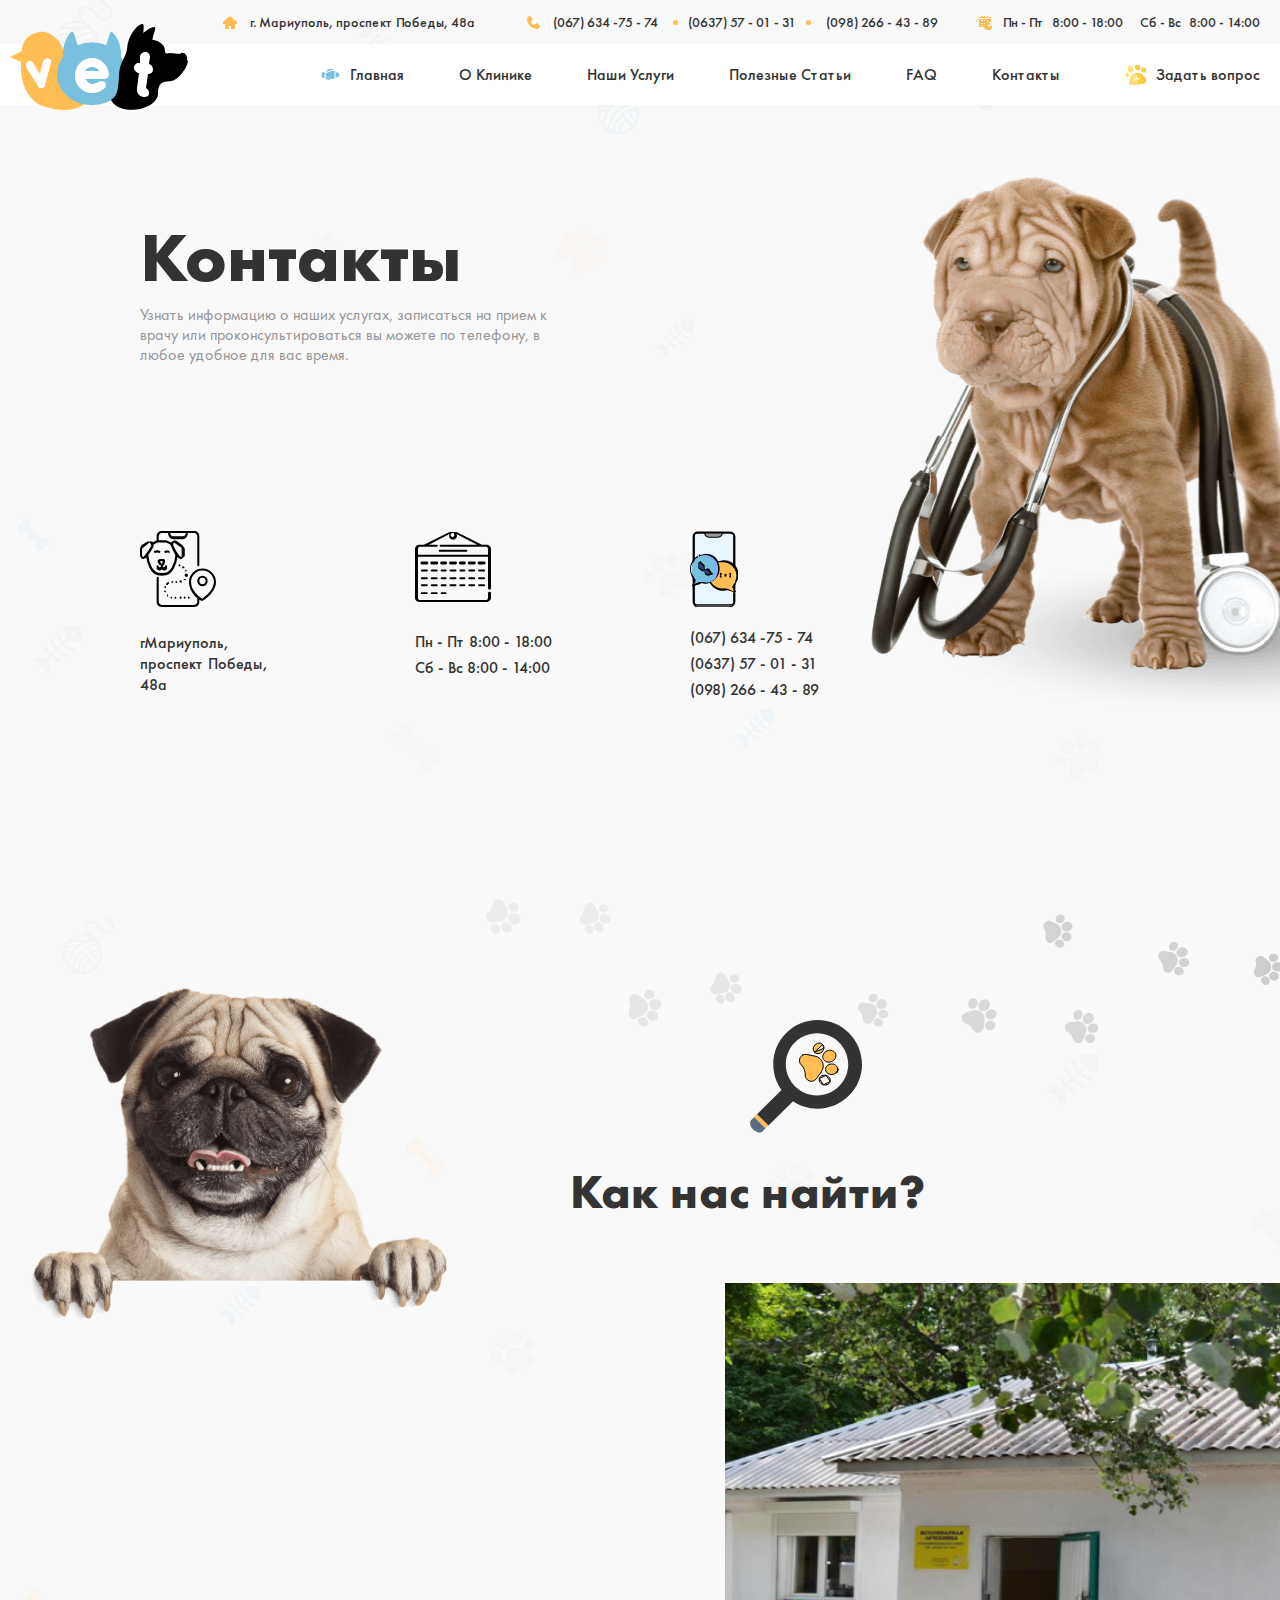
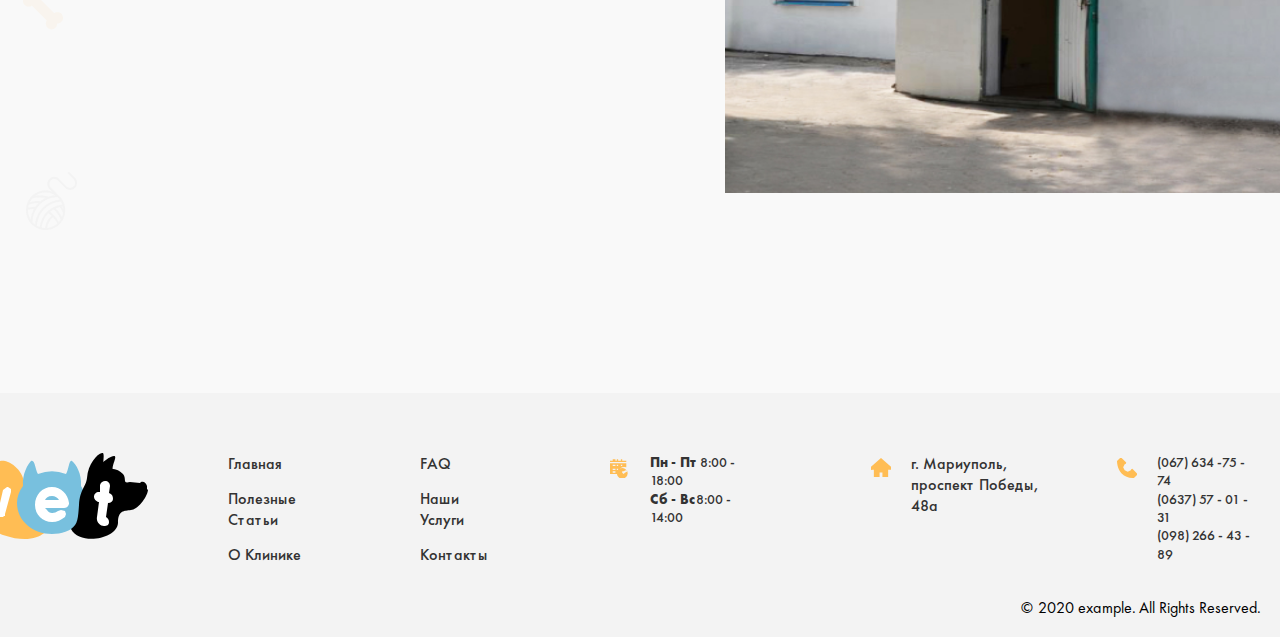
<file: contact.html>
<!DOCTYPE html>
<html lang="ru">
<head>
    <meta charset="UTF-8">
    <meta http-equiv="X-UA-Compatible" content="IE=edge">
    <meta name="viewport" content="width=device-width, initial-scale=1.0">
    <link rel="stylesheet" href="./css/normalize.css">
    <link rel="stylesheet" href="./css/main.css">
    <title>Document</title>
</head>
<body>
    <!-- header bigen  -->
    <header class="site-header">
        <div class="container">
            <div class="site-header__top header-top">
                <address class="header-top__adress header-adress">
                    <a class="header-adress__link" href="https://goo.gl/maps/T4hKLyd78p7ECMZi7" target="blank">г. Мариуполь, проспект Победы, 48а</a>
                </address>
                <ul class="header-top__list header-top-list-center">
                    <li class="header-top-list-center__item">
                        <a class="header-top-list-center__link" href="tel:0676347574">(067) 634 -75 - 74</a>
                    </li>
                    <li class="header-top-list-center__item">
                        <a class="header-top-list-center__link" href="tel:0637570131">(0637) 57 - 01 - 31</a>
                    </li>
                    <li class="header-top-list-center__item">
                        <a class="header-top-list-center__link" href="tel:0982664389">(098) 266 - 43 - 89</a>
                    </li>
                </ul>
                <ul class="header-top__list-end header-top-right-list">
                    <li class="header-top-right-list__item">
                        <time class="header-top-right-list__time" datetime="2022-08-03 08:00"><strong class="header-top-right-list__week">Пн - Пт</strong>8:00 - 18:00</time>
                    </li>
                    <li class="header-top-right-list__item">
                        <time class="header-top-right-list__time" datetime="2022-08-03 14:00"><strong class="header-top-right-list__week">Сб - Вс</strong>8:00 - 14:00</time>
                    </li>
                </ul>
            </div>
        </div>
        <div class="site-header__bottom-box">
            <div class="container">
                <div class="site-header__bottom header-bottom">
                    <a href="index.html" class="header-bottom__logo">
                        <img src="./images/logo.svg" alt="site logo" class="header-bottom__img">
                    </a>
                    <ul class="header-bottom__list header-bottom-nav">
                        <li class="header-bottom-nav__item">
                            <a class="header-bottom-nav__link" href="index.html">Главная</a>
                        </li>
                        <li class="header-bottom-nav__item">
                            <a class="header-bottom-nav__link" href="#">О Клинике</a>
                        </li>
                        <li class="header-bottom-nav__item">
                            <a class="header-bottom-nav__link" href="services.html">Наши Услуги</a>
                        </li>
                        <li class="header-bottom-nav__item">
                            <a class="header-bottom-nav__link" href="article.html">Полезные Статьи</a>
                        </li>
                        <li class="header-bottom-nav__item">
                            <a class="header-bottom-nav__link" href="faq.html">FAQ</a>
                        </li>
                        <li class="header-bottom-nav__item">
                            <a class="header-bottom-nav__link" href="contact.html">Контакты</a>
                        </li>
                    </ul>
                    <a class="header-bottom__question" href="#">Задать вопрос</a>
                </div>
            </div>
        </div>
    </header>
    <!-- header end  -->
    
    <!-- MAIN BIGEN  -->
    <main class="site-main">
        <!-- contact section bigen  -->
        <section class="contact">
            <div class="container">
                <div class="contact-hero">
                    <h2 class="contact__heading">Контакты</h2>
                    <p class="contact__title">Узнать информацию о наших услугах, записаться на прием к врачу или проконсультироваться вы можете по телефону, в любое удобное для вас время.</p>
                </div>
                <ul class="contact__list">
                    <li class="contact__item">
                        <a class="contact__adress-link" href="https://goo.gl/maps/T4hKLyd78p7ECMZi7" target="blank">гМариуполь, проспект Победы,  48а</a>
                    </li>
                    <li class="contact__item">
                        <div class="contact__time-box">
                            <time class="contact__time" datetime="2022-08-08">Пн - Пт 8:00 - 18:00</time>
                            <time class="contact__time" datetime="2022-08-08">Сб - Вс 8:00 - 14:00</time>
                        </div>
                    </li>
                    <li class="contact__item">
                        <div class="contact__tel-box">
                            <a href="tel:0676347574" class="contact__tel-link">(067) 634 -75 - 74</a>
                            <a href="tel:0637570131" class="contact__tel-link">(0637) 57 - 01 - 31</a>
                            <a href="tel:0982664389" class="contact__tel-link">(098) 266 - 43 - 89</a>
                        </div>
                    </li>
                </ul>
            </div>
        </section>

        <section class="find">
            <div class="find__wrapper">
                <div class="find__top">
                    <h2 class="find__heading">Как нас найти?</h2>
                </div>
                <div class="find__bottom">
                    <iframe class="find__location" src="https://www.google.com/maps/embed?pb=!1m18!1m12!1m3!1d3229.3860415715435!2d37.64248873894301!3d47.10732050467305!2m3!1f0!2f0!3f0!3m2!1i1024!2i768!4f13.1!3m3!1m2!1s0x40e6e6701cd9c691%3A0xe9b99fd0268f089c!2z0L_RgNC-0YHQvy4g0J_QvtCx0LXQtNGLLCA0ONCwLCDQnNCw0YDQuNGD0L_QvtC70YwsINCU0L7QvdC10YbQutCw0Y8g0L7QsdC70LDRgdGC0YwsINCj0LrRgNCw0LjQvdCwLCA4NzUwMA!5e0!3m2!1sru!2s!4v1659532279202!5m2!1sru!2s" width="600" height="450" style="border:0;" allowfullscreen="" loading="lazy" referrerpolicy="no-referrer-when-downgrade"></iframe>
                    <img class="find__rigt" src="./images/vetclinic.jpg" alt="vetclinic img" width="770" height="510">
                </div>
            </div>
        </section>
    </main>
    <!-- MAIN END  -->

    <!-- footer start  -->
    <footer class="site-footer">
        <div class="container">
            <div class="site-footer__inner footer-wrapper">
                <a class="footer-wrapper__link" href="index.html">
                    <img class="footer-wrapper__img" src=".//images/logo.svg" alt="site logo">
                </a>
                <ol class="footer-wrapper__list footer-list-start">
                    <li class="footer-list-start__item">
                        <a class="footer-list-start__link" href="index.html">Главная</a>
                    </li>
                    <li class="footer-list-start__item">
                        <a class="footer-list-start__link" href="article.html">Полезные Статьи</a>
                    </li>
                    <li class="footer-list-start__item">
                        <a class="footer-list-start__link" href="clinic.html">О Клинике</a>
                    </li>
                </ol>
                <ol class="footer-wrapper__list footer-list-start">
                    <li class="footer-list-start__item">
                        <a class="footer-list-start__link" href="faq.html">FAQ</a>
                    </li>
                    <li class="footer-list-start__item">
                        <a class="footer-list-start__link" href="services.html">Наши Услуги</a>
                    </li>
                    <li class="footer-list-start__item">
                        <a class="footer-list-start__link" href="contact.html">Контакты</a>
                    </li>
                </ol>
                <ol class="footer-wrapper__list-center footer-center-list">
                    <li class="footer-center-list__item">
                        <time class="footer-center-list__time" datetime="2022-08-03"><strong class="footer-center-list__week">Пн - Пт </strong>8:00 - 18:00</time>
                    </li>
                    <li class="footer-center-list__item">
                        <time class="footer-center-list__time" datetime="2022-08-03"><strong class="footer-center-list__week">Сб - Вс</strong>8:00 - 14:00</time>
                    </li>
                </ol>
                <address class="site-footer__adress">
                    <a class="site-footer__adress-link" href="https://goo.gl/maps/T4hKLyd78p7ECMZi7">г. Мариуполь, проспект Победы, 48а</a>
                </address>
                <ul class="site-footer__end-list footer-end">
                    <li class="footer-end__item">
                        <a href="tel:0676347574" class="footer-end__link">(067) 634 -75 - 74</a>
                    </li>
                    <li class="footer-end__item">
                        <a href="tel:0637570131" class="footer-end__link">(0637) 57 - 01 - 31</a>
                    </li>
                    <li class="footer-end__item">
                        <a href="tel:0982664389" class="footer-end__link">(098) 266 - 43 - 89</a>
                    </li>
                </ul>
            </div>
            <span class="site-footer__title">© 2020 example. All Rights Reserved.</span>
        </div>
    </footer>
    
    <section class="modal">
        <h2 class="visually-hidden">Welcome to modal window</h2>
        <div class="modal__wrapper">
            <button class="modal__close"></button>
            <div class="modal__left modal-window-left">
                <strong class="modal-window-left__heading">Авторизация:</strong>
                <a href="" class="modal-window-left__link modal-window-left__link--google">Войти через Google</a>
                <a href="" class="modal-window-left__link modal-window-left__link--facebook">Войти через Facebook</a>
            </div>
            <form class="modal__form form-box" action="https://echo.htmlacademy.ru/courses" method="post" autocomplete="off">
                <strong class="form-box__heading">Задать вопрос</strong>
                <input class="form-box__input" type="text" name="user__name" aria-label="Enter your name" minlength="2" placeholder="Ваше имя" required>
                <textarea class="form-box__text" name="user__info" aria-label="Enter your info" cols="30" rows="10" placeholder="Опишите Ваш вопрос.
                Например: в каком возрасте можно прививать от бешенства?"></textarea>
                <button class="form-box__btn" type="submit">Отправить</button>
            </form>
        </div>
    </section>
    
    <script src="./js/main.js"></script>
</body>
</html>
</file>
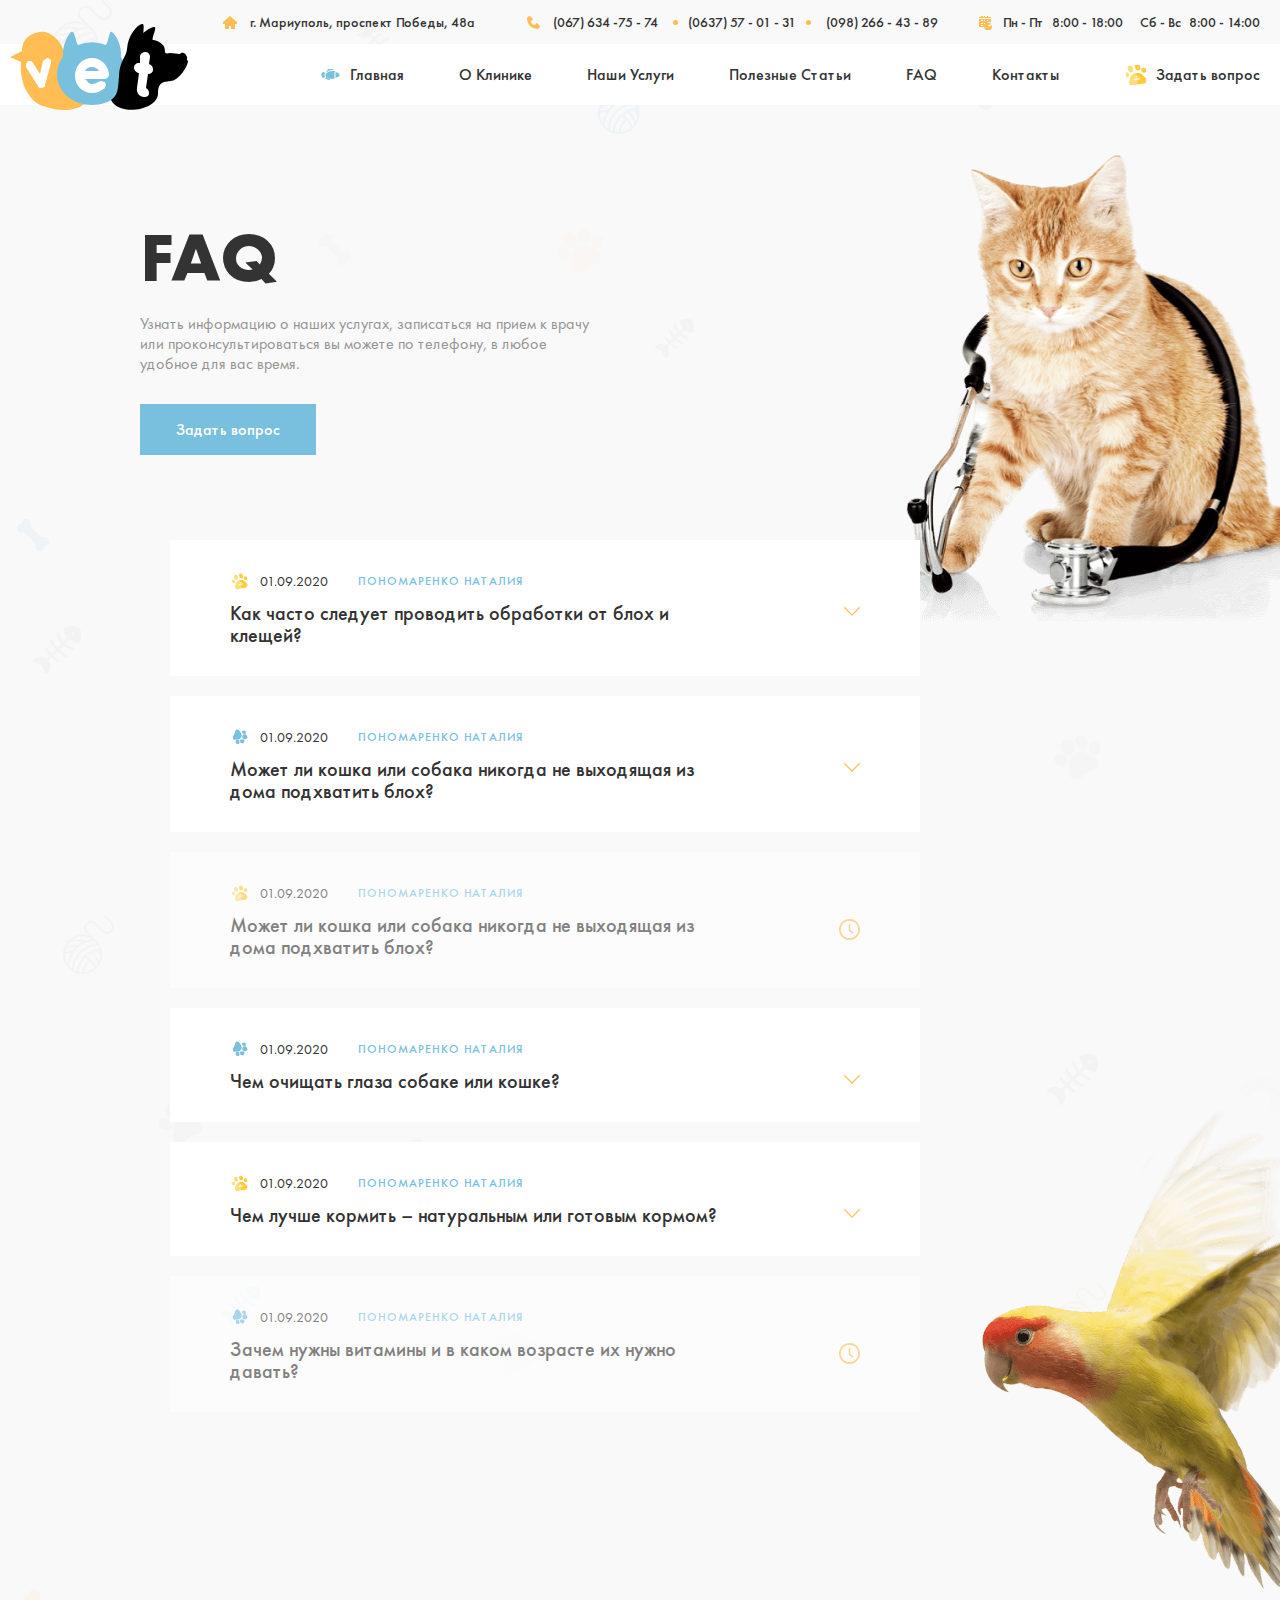
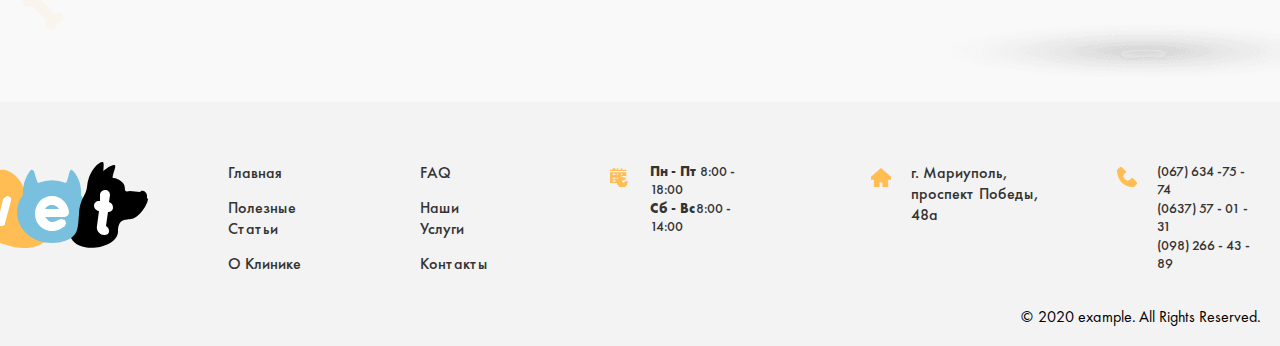
<file: faq.html>
<!DOCTYPE html>
<html lang="ru">
<head>
    <meta charset="UTF-8">
    <meta http-equiv="X-UA-Compatible" content="IE=edge">
    <meta name="viewport" content="width=device-width, initial-scale=1.0">
    <link rel="stylesheet" href="./css/normalize.css">
    <link rel="stylesheet" href="./css/main.css">
    <title>Document</title>
</head>
<body>
    <!-- header bigen  -->
    <header class="site-header">
        <div class="container">
            <div class="site-header__top header-top">
                <address class="header-top__adress header-adress">
                    <a class="header-adress__link" href="https://goo.gl/maps/T4hKLyd78p7ECMZi7" target="blank">г. Мариуполь, проспект Победы, 48а</a>
                </address>
                <ul class="header-top__list header-top-list-center">
                    <li class="header-top-list-center__item">
                        <a class="header-top-list-center__link" href="tel:0676347574">(067) 634 -75 - 74</a>
                    </li>
                    <li class="header-top-list-center__item">
                        <a class="header-top-list-center__link" href="tel:0637570131">(0637) 57 - 01 - 31</a>
                    </li>
                    <li class="header-top-list-center__item">
                        <a class="header-top-list-center__link" href="tel:0982664389">(098) 266 - 43 - 89</a>
                    </li>
                </ul>
                <ul class="header-top__list-end header-top-right-list">
                    <li class="header-top-right-list__item">
                        <time class="header-top-right-list__time" datetime="2022-08-03 08:00"><strong class="header-top-right-list__week">Пн - Пт</strong>8:00 - 18:00</time>
                    </li>
                    <li class="header-top-right-list__item">
                        <time class="header-top-right-list__time" datetime="2022-08-03 14:00"><strong class="header-top-right-list__week">Сб - Вс</strong>8:00 - 14:00</time>
                    </li>
                </ul>
            </div>
        </div>
        <div class="site-header__bottom-box">
            <div class="container">
                <div class="site-header__bottom header-bottom">
                    <a href="index.html" class="header-bottom__logo">
                        <img src="./images/logo.svg" alt="site logo" class="header-bottom__img">
                    </a>
                    <ul class="header-bottom__list header-bottom-nav">
                        <li class="header-bottom-nav__item">
                            <a class="header-bottom-nav__link" href="index.html">Главная</a>
                        </li>
                        <li class="header-bottom-nav__item">
                            <a class="header-bottom-nav__link" href="#">О Клинике</a>
                        </li>
                        <li class="header-bottom-nav__item">
                            <a class="header-bottom-nav__link" href="services.html">Наши Услуги</a>
                        </li>
                        <li class="header-bottom-nav__item">
                            <a class="header-bottom-nav__link" href="article.html">Полезные Статьи</a>
                        </li>
                        <li class="header-bottom-nav__item">
                            <a class="header-bottom-nav__link" href="faq.html">FAQ</a>
                        </li>
                        <li class="header-bottom-nav__item">
                            <a class="header-bottom-nav__link" href="contact.html">Контакты</a>
                        </li>
                    </ul>
                    <a class="header-bottom__question" href="#">Задать вопрос</a>
                </div>
            </div>
        </div>
    </header>
    <!-- header end  -->
    
    <!-- main bigen  -->
    <main class="site-main">
        <section class="faq">
            <div class="container">
                <div class="faq__hero">
                    <h2 class="faq__heading">FAQ</h2>
                    <p class="faq__title">Узнать информацию о наших услугах, записаться на прием к врачу или проконсультироваться вы можете по телефону, в любое удобное для вас время.</p>
                    <a href="" class="faq__question">Задать вопрос</a>
                </div>
                <ul class="faq__list faq-bottom">
                    <li class="faq-bottom__item">
                        <div class="faq-bottom__time-box">
                            <time class="faq-bottom__time" datetime="2022-08-08">01.09.2020</time>
                            <strong class="faq-bottom__name">Пономаренко Наталия</strong>
                        </div>
                        <details class="faq-bottom__info">
                            <summary class="faq-bottom__info-name">Как часто следует проводить обработки от блох и клещей?</summary>
                            <p class="faq-bottom__text">Самые качественные капли от блох и клещей как правило действуют не более одного месяца. Поэтому собак и кошек следует обрабатывать от блох именно с такой периодичностью. Обработки противопаразитарными каплями особенно актуальны для собак в период с марта по декабрь, когда активизируют свою активность клещи. Подобрать препарат от блох и клещей Вам помогут в ветеринарном комплексе “Передовой”. Также здесь Вам помогут в расчёте дозировки этих препаратов.</p>
                        </details>
                    </li>
                    <li class="faq-bottom__item">
                        <div class="faq-bottom__time-box">
                            <time class="faq-bottom__time" datetime="2022-08-08">01.09.2020</time>
                            <strong class="faq-bottom__name">Пономаренко Наталия</strong>
                        </div>
                        <details class="faq-bottom__info">
                            <summary class="faq-bottom__info-name">Может ли кошка или собака никогда не выходящая из дома подхватить блох?</summary>
                            <p class="faq-bottom__text">Самые качественные капли от блох и клещей как правило действуют не более одного месяца. Поэтому собак и кошек следует обрабатывать от блох именно с такой периодичностью. Обработки противопаразитарными каплями особенно актуальны для собак в период с марта по декабрь, когда активизируют свою активность клещи. Подобрать препарат от блох и клещей Вам помогут в ветеринарном комплексе “Передовой”. Также здесь Вам помогут в расчёте дозировки этих препаратов.</p>
                        </details>
                    </li>
                    <li class="faq-bottom__item">
                        <div class="faq-bottom__time-box">
                            <time class="faq-bottom__time" datetime="2022-08-08">01.09.2020</time>
                            <strong class="faq-bottom__name">Пономаренко Наталия</strong>
                        </div>
                        <details class="faq-bottom__info" disabled>
                            <summary class="faq-bottom__info-name">Может ли кошка или собака никогда не выходящая из дома подхватить блох?</summary>
                        </details>
                    </li>
                    <li class="faq-bottom__item">
                        <div class="faq-bottom__time-box">
                            <time class="faq-bottom__time" datetime="2022-08-08">01.09.2020</time>
                            <strong class="faq-bottom__name">Пономаренко Наталия</strong>
                        </div>
                        <details class="faq-bottom__info">
                            <summary class="faq-bottom__info-name">Чем очищать глаза собаке или кошке?</summary>
                            <p class="faq-bottom__text">Самые качественные капли от блох и клещей как правило действуют не более одного месяца. Поэтому собак и кошек следует обрабатывать от блох именно с такой периодичностью. Обработки противопаразитарными каплями особенно актуальны для собак в период с марта по декабрь, когда активизируют свою активность клещи. Подобрать препарат от блох и клещей Вам помогут в ветеринарном комплексе “Передовой”. Также здесь Вам помогут в расчёте дозировки этих препаратов.</p>
                        </details>
                    </li>
                    <li class="faq-bottom__item">
                        <div class="faq-bottom__time-box">
                            <time class="faq-bottom__time" datetime="2022-08-08">01.09.2020</time>
                            <strong class="faq-bottom__name">Пономаренко Наталия</strong>
                        </div>
                        <details class="faq-bottom__info">
                            <summary class="faq-bottom__info-name">Чем лучше кормить – натуральным или готовым кормом?</summary>
                            <p class="faq-bottom__text">Самые качественные капли от блох и клещей как правило действуют не более одного месяца. Поэтому собак и кошек следует обрабатывать от блох именно с такой периодичностью. Обработки противопаразитарными каплями особенно актуальны для собак в период с марта по декабрь, когда активизируют свою активность клещи. Подобрать препарат от блох и клещей Вам помогут в ветеринарном комплексе “Передовой”. Также здесь Вам помогут в расчёте дозировки этих препаратов.</p>
                        </details>
                    </li>
                    <li class="faq-bottom__item">
                        <div class="faq-bottom__time-box">
                            <time class="faq-bottom__time" datetime="2022-08-08">01.09.2020</time>
                            <strong class="faq-bottom__name">Пономаренко Наталия</strong>
                        </div>
                        <details class="faq-bottom__info" disabled>
                            <summary class="faq-bottom__info-name">Зачем нужны витамины и в каком возрасте их нужно давать?</summary>
                        </details>
                    </li>
                </ul>
            </div>
        </section>
    </main>
    <!-- main end  -->

    <!-- footer start  -->
    <footer class="site-footer">
        <div class="container">
            <div class="site-footer__inner footer-wrapper">
                <a class="footer-wrapper__link" href="index.html">
                    <img class="footer-wrapper__img" src=".//images/logo.svg" alt="site logo">
                </a>
                <ol class="footer-wrapper__list footer-list-start">
                    <li class="footer-list-start__item">
                        <a class="footer-list-start__link" href="index.html">Главная</a>
                    </li>
                    <li class="footer-list-start__item">
                        <a class="footer-list-start__link" href="article.html">Полезные Статьи</a>
                    </li>
                    <li class="footer-list-start__item">
                        <a class="footer-list-start__link" href="clinic.html">О Клинике</a>
                    </li>
                </ol>
                <ol class="footer-wrapper__list footer-list-start">
                    <li class="footer-list-start__item">
                        <a class="footer-list-start__link" href="faq.html">FAQ</a>
                    </li>
                    <li class="footer-list-start__item">
                        <a class="footer-list-start__link" href="services.html">Наши Услуги</a>
                    </li>
                    <li class="footer-list-start__item">
                        <a class="footer-list-start__link" href="contact.html">Контакты</a>
                    </li>
                </ol>
                <ol class="footer-wrapper__list-center footer-center-list">
                    <li class="footer-center-list__item">
                        <time class="footer-center-list__time" datetime="2022-08-03"><strong class="footer-center-list__week">Пн - Пт </strong>8:00 - 18:00</time>
                    </li>
                    <li class="footer-center-list__item">
                        <time class="footer-center-list__time" datetime="2022-08-03"><strong class="footer-center-list__week">Сб - Вс</strong>8:00 - 14:00</time>
                    </li>
                </ol>
                <address class="site-footer__adress">
                    <a class="site-footer__adress-link" href="https://goo.gl/maps/T4hKLyd78p7ECMZi7">г. Мариуполь, проспект Победы, 48а</a>
                </address>
                <ul class="site-footer__end-list footer-end">
                    <li class="footer-end__item">
                        <a href="tel:0676347574" class="footer-end__link">(067) 634 -75 - 74</a>
                    </li>
                    <li class="footer-end__item">
                        <a href="tel:0637570131" class="footer-end__link">(0637) 57 - 01 - 31</a>
                    </li>
                    <li class="footer-end__item">
                        <a href="tel:0982664389" class="footer-end__link">(098) 266 - 43 - 89</a>
                    </li>
                </ul>
            </div>
            <span class="site-footer__title">© 2020 example. All Rights Reserved.</span>
        </div>
    </footer>

    <section class="modal">
        <h2 class="visually-hidden">Welcome to modal window</h2>
        <div class="modal__wrapper">
            <button class="modal__close"></button>
            <div class="modal__left modal-window-left">
                <strong class="modal-window-left__heading">Авторизация:</strong>
                <a href="" class="modal-window-left__link modal-window-left__link--google">Войти через Google</a>
                <a href="" class="modal-window-left__link modal-window-left__link--facebook">Войти через Facebook</a>
            </div>
            <form class="modal__form form-box" action="https://echo.htmlacademy.ru/courses" method="post" autocomplete="off">
                <strong class="form-box__heading">Задать вопрос</strong>
                <input class="form-box__input" type="text" name="user__name" aria-label="Enter your name" minlength="2" placeholder="Ваше имя" required>
                <textarea class="form-box__text" name="user__info" aria-label="Enter your info" cols="30" rows="10" placeholder="Опишите Ваш вопрос.
Например: в каком возрасте можно прививать от бешенства?"></textarea>
                <button class="form-box__btn" type="submit">Отправить</button>
            </form>
        </div>
    </section>

    <script src="./js/main.js"></script>
</body>
</html>
</file>
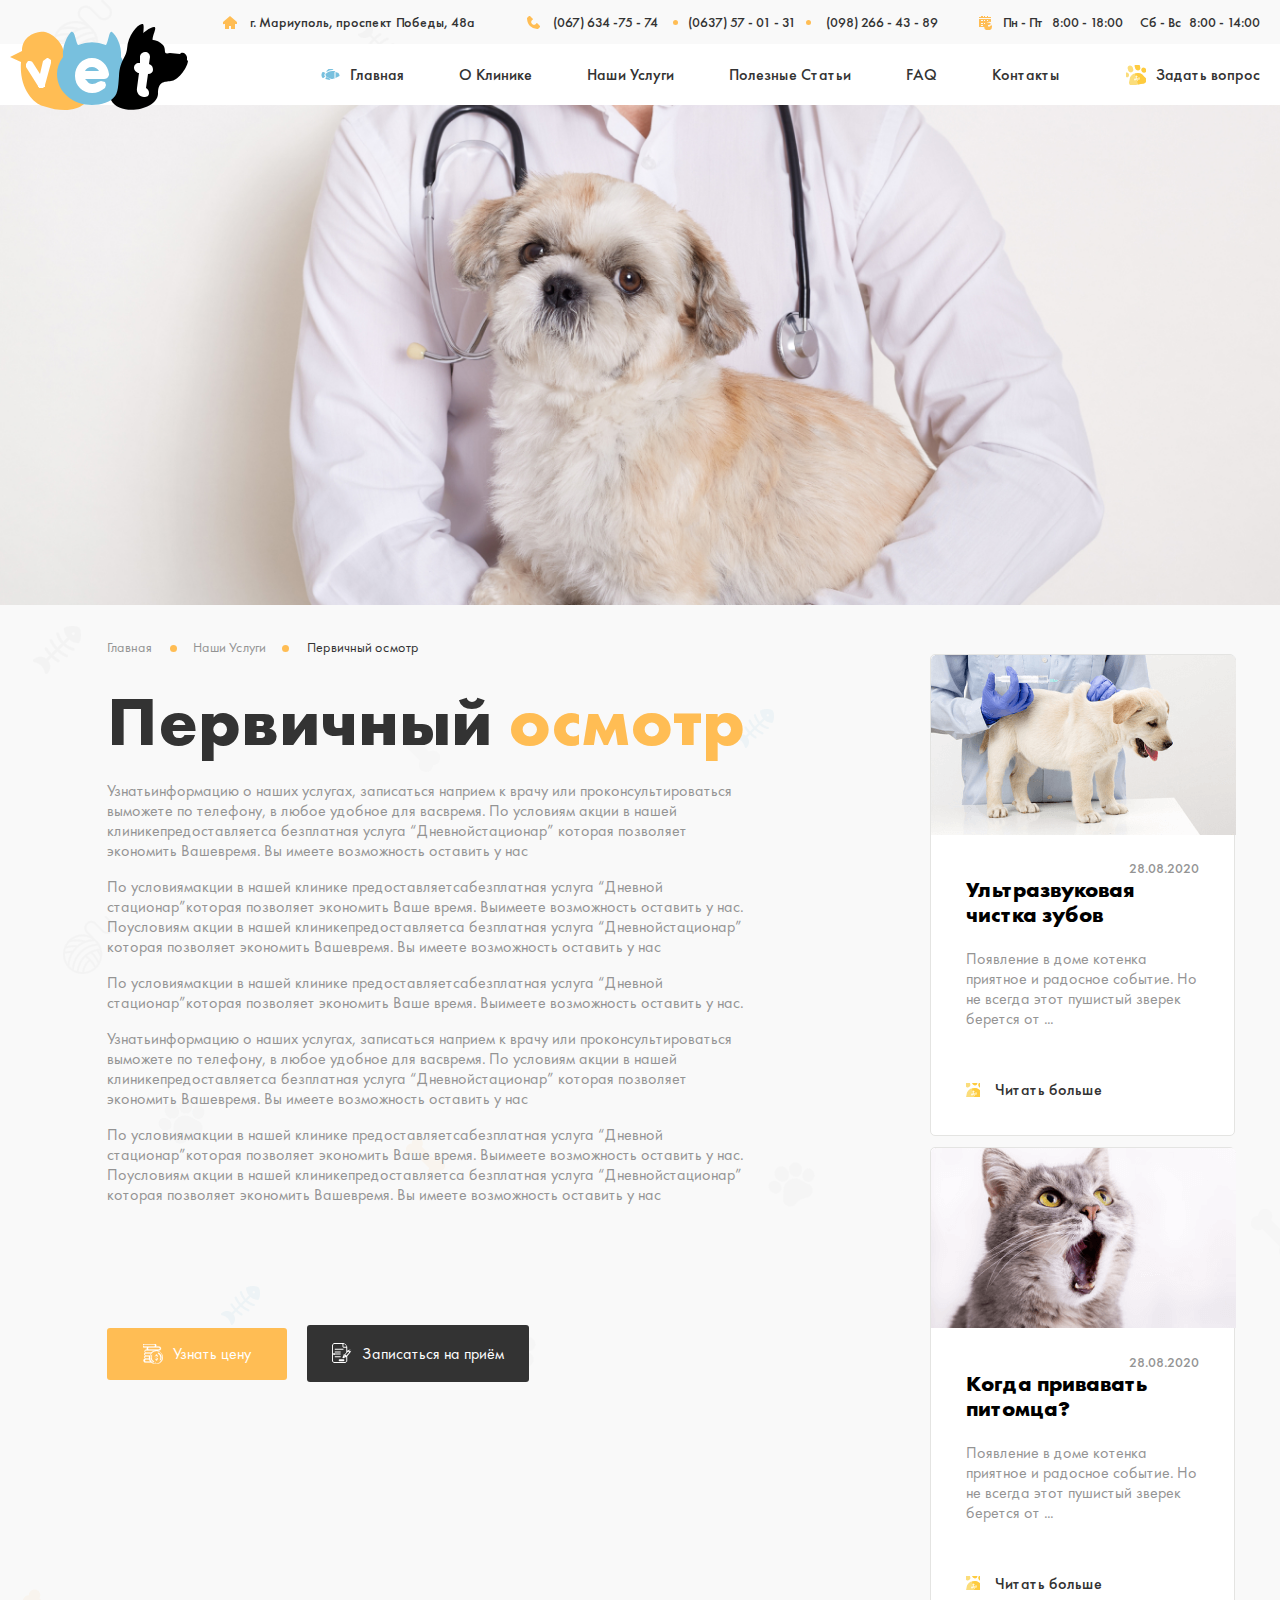
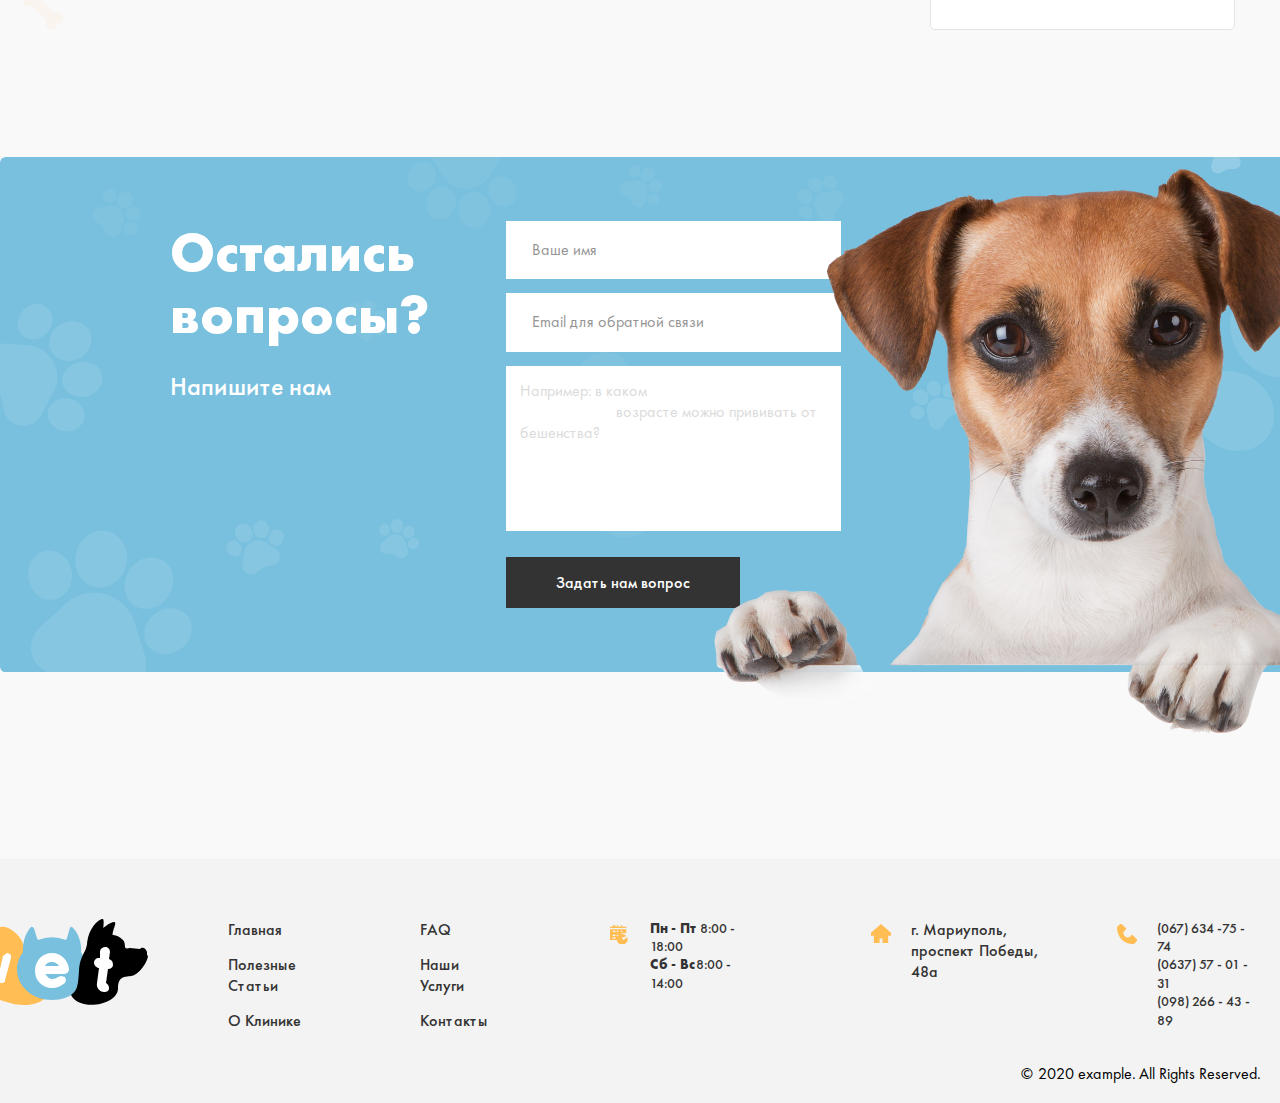
<file: first-help.html>
<!DOCTYPE html>
<html lang="ru">
<head>
    <meta charset="UTF-8">
    <meta http-equiv="X-UA-Compatible" content="IE=edge">
    <meta name="viewport" content="width=device-width, initial-scale=1.0">
    <link rel="stylesheet" href="./css/normalize.css">
    <link rel="stylesheet" href="./css/main.css">
    <title>Document</title>
</head>
<body>
    <!-- header bigen  -->
    <header class="site-header">
        <div class="container">
            <div class="site-header__top header-top">
                <address class="header-top__adress header-adress">
                    <a class="header-adress__link" href="https://goo.gl/maps/T4hKLyd78p7ECMZi7" target="blank">г. Мариуполь, проспект Победы, 48а</a>
                </address>
                <ul class="header-top__list header-top-list-center">
                    <li class="header-top-list-center__item">
                        <a class="header-top-list-center__link" href="tel:0676347574">(067) 634 -75 - 74</a>
                    </li>
                    <li class="header-top-list-center__item">
                        <a class="header-top-list-center__link" href="tel:0637570131">(0637) 57 - 01 - 31</a>
                    </li>
                    <li class="header-top-list-center__item">
                        <a class="header-top-list-center__link" href="tel:0982664389">(098) 266 - 43 - 89</a>
                    </li>
                </ul>
                <ul class="header-top__list-end header-top-right-list">
                    <li class="header-top-right-list__item">
                        <time class="header-top-right-list__time" datetime="2022-08-03 08:00"><strong class="header-top-right-list__week">Пн - Пт</strong>8:00 - 18:00</time>
                    </li>
                    <li class="header-top-right-list__item">
                        <time class="header-top-right-list__time" datetime="2022-08-03 14:00"><strong class="header-top-right-list__week">Сб - Вс</strong>8:00 - 14:00</time>
                    </li>
                </ul>
            </div>
        </div>
        <div class="site-header__bottom-box">
            <div class="container">
                <div class="site-header__bottom header-bottom">
                    <a href="index.html" class="header-bottom__logo">
                        <img src="./images/logo.svg" alt="site logo" class="header-bottom__img">
                    </a>
                    <ul class="header-bottom__list header-bottom-nav">
                        <li class="header-bottom-nav__item">
                            <a class="header-bottom-nav__link" href="index.html">Главная</a>
                        </li>
                        <li class="header-bottom-nav__item">
                            <a class="header-bottom-nav__link" href="#">О Клинике</a>
                        </li>
                        <li class="header-bottom-nav__item">
                            <a class="header-bottom-nav__link" href="services.html">Наши Услуги</a>
                        </li>
                        <li class="header-bottom-nav__item">
                            <a class="header-bottom-nav__link" href="article.html">Полезные Статьи</a>
                        </li>
                        <li class="header-bottom-nav__item">
                            <a class="header-bottom-nav__link" href="faq.html">FAQ</a>
                        </li>
                        <li class="header-bottom-nav__item">
                            <a class="header-bottom-nav__link" href="contact.html">Контакты</a>
                        </li>
                    </ul>
                    <a class="header-bottom__question" href="#">Задать вопрос</a>
                </div>
            </div>
        </div>
    </header>
    <!-- header end  -->
    
    <!-- MAIN BIGEN  -->
    <main class="site-main">
        <section class="help">
            <div class="help__hero">
                <h2 class="visually-hidden">We have first help</h2>
            </div>
            <div class="container">
                <div class="help__bottom help-start">
                    <div class="help-start__left">
                        <ul class="help-start__nav">
                            <li class="help-start__nav-item">
                                <a href="index.html" class="help-start__nav-link">Главная</a>
                            </li>
                            <li class="help-start__nav-item">
                                <a href="services.html" class="help-start__nav-link">Наши Услуги</a>
                            </li>
                            <li class="help-start__nav-item">
                                <a href="first-help.html" class="help-start__nav-link">Первичный осмотр</a>
                            </li>
                        </ul>
                        <h3 class="help-start__left-heading">Первичный <strong class="help-start__heading-part">осмотр</strong></h3>
                        <p class="help-start__title">Узнатьинформацию о наших услугах, записаться наприем к врачу или проконсультироваться выможете по телефону, в любое удобное для васвремя. По условиям акции в нашей клиникепредоставляетса безплатная услуга “Дневнойстационар” которая позволяет экономить Вашевремя. Вы имеете возможность оставить у нас</p>
                        <p class="help-start__title">По условиямакции в нашей клинике предоставляетсабезплатная услуга “Дневной стационар”которая позволяет экономить Ваше время. Выимеете возможность оставить у нас. Поусловиям акции в нашей клиникепредоставляетса безплатная услуга “Дневнойстационар” которая позволяет экономить Вашевремя. Вы имеете возможность оставить у нас</p>
                        <p class="help-start__title">По условиямакции в нашей клинике предоставляетсабезплатная услуга “Дневной стационар”которая позволяет экономить Ваше время. Выимеете возможность оставить у нас.</p>
                        <p class="help-start__title">Узнатьинформацию о наших услугах, записаться наприем к врачу или проконсультироваться выможете по телефону, в любое удобное для васвремя. По условиям акции в нашей клиникепредоставляетса безплатная услуга “Дневнойстационар” которая позволяет экономить Вашевремя. Вы имеете возможность оставить у нас</p>
                        <p class="help-start__title">По условиямакции в нашей клинике предоставляетсабезплатная услуга “Дневной стационар”которая позволяет экономить Ваше время. Выимеете возможность оставить у нас. Поусловиям акции в нашей клиникепредоставляетса безплатная услуга “Дневнойстационар” которая позволяет экономить Вашевремя. Вы имеете возможность оставить у нас</p>
                        <div class="help-start__link-box services-bottom-part__box">
                            <a href="" class="services-bottom-part__link services-bottom-part__link--order">Узнать цену</a>
                            <a href="" class="services-bottom-part__link-dark hero-link-main">Записаться на приём</a>
                        </div>
                    </div>
                    <ul class="help-start__right article-clinic articles-item-box">
                        <li class="articles-item-box__item">
                            <div class="articles-item-box__inner">
                                <time class="articles-item-box__time" datetime="2022-08-03 16:30">28.08.2020</time>
                                <h3 class="articles-item-box__heading">Когда привавать питомца?</h3>
                                <p class="articles-item-box__title">Появление в доме котенка приятное и радосное событие. Но не всегда этот пушистый зверек берется от ...</p>    
                            </div>
                            <a href="#" class="articles-item-box__link">Читать больше</a>
                        </li>
                        <li class="articles-item-box__item">
                            <div class="articles-item-box__inner">
                                <time class="articles-item-box__time" datetime="2022-08-03 16:30">28.08.2020</time>
                                <h3 class="articles-item-box__heading">Ультразвуковая чистка зубов</h3>
                                <p class="articles-item-box__title">Появление в доме котенка приятное и радосное событие. Но не всегда этот пушистый зверек берется от ...</p>    
                            </div>
                            <a href="#" class="articles-item-box__link">Читать больше</a>
                        </li>
                    </ul>
                </div>
            </div>
        </section>
        
        <section class="subscribe">
            <div class="container">
                <div class="subscribe__wrapper">
                    <div class="subscribe__heading-box">
                        <h2 class="subscribe__heading">Остались вопросы?</h2>
                        <p class="subscribe__title">Напишите нам</p>
                    </div>
                    <form class="subscribe__form" action="https://echo.htmlacademy.ru/courses" method="post" autocomplete="off">
                        <input class="subscribe__form-inp" type="text" name="user__name" aria-label="Enter your name" minlength="3" placeholder="Ваше имя" required>
                        <input class="subscribe__form-inp" type="email" name="user__email" aria-label="Enter your Email" placeholder="Email для обратной связи" required>
                        <textarea class="subscribe__text" name="user__information" cols="5" rows="10" minlength="2" placeholder="Например: в каком
                        возрасте можно прививать от бешенства?"></textarea>
                        <button class="subscribe__form-button" type="submit">Задать нам вопрос</button>
                    </form>
                    <img src="./images/subscribe-dog.png" alt="subscribe image" class="subscribe__img">
                </div>
            </div>
        </section>
    </main>
    <!-- MAIN END  -->
    
    <!-- footer start  -->
    <footer class="site-footer">
        <div class="container">
            <div class="site-footer__inner footer-wrapper">
                <a class="footer-wrapper__link" href="index.html">
                    <img class="footer-wrapper__img" src=".//images/logo.svg" alt="site logo">
                </a>
                <ol class="footer-wrapper__list footer-list-start">
                    <li class="footer-list-start__item">
                        <a class="footer-list-start__link" href="index.html">Главная</a>
                    </li>
                    <li class="footer-list-start__item">
                        <a class="footer-list-start__link" href="article.html">Полезные Статьи</a>
                    </li>
                    <li class="footer-list-start__item">
                        <a class="footer-list-start__link" href="clinic.html">О Клинике</a>
                    </li>
                </ol>
                <ol class="footer-wrapper__list footer-list-start">
                    <li class="footer-list-start__item">
                        <a class="footer-list-start__link" href="faq.html">FAQ</a>
                    </li>
                    <li class="footer-list-start__item">
                        <a class="footer-list-start__link" href="services.html">Наши Услуги</a>
                    </li>
                    <li class="footer-list-start__item">
                        <a class="footer-list-start__link" href="contact.html">Контакты</a>
                    </li>
                </ol>
                <ol class="footer-wrapper__list-center footer-center-list">
                    <li class="footer-center-list__item">
                        <time class="footer-center-list__time" datetime="2022-08-03"><strong class="footer-center-list__week">Пн - Пт </strong>8:00 - 18:00</time>
                    </li>
                    <li class="footer-center-list__item">
                        <time class="footer-center-list__time" datetime="2022-08-03"><strong class="footer-center-list__week">Сб - Вс</strong>8:00 - 14:00</time>
                    </li>
                </ol>
                <address class="site-footer__adress">
                    <a class="site-footer__adress-link" href="https://goo.gl/maps/T4hKLyd78p7ECMZi7">г. Мариуполь, проспект Победы, 48а</a>
                </address>
                <ul class="site-footer__end-list footer-end">
                    <li class="footer-end__item">
                        <a href="tel:0676347574" class="footer-end__link">(067) 634 -75 - 74</a>
                    </li>
                    <li class="footer-end__item">
                        <a href="tel:0637570131" class="footer-end__link">(0637) 57 - 01 - 31</a>
                    </li>
                    <li class="footer-end__item">
                        <a href="tel:0982664389" class="footer-end__link">(098) 266 - 43 - 89</a>
                    </li>
                </ul>
            </div>
            <span class="site-footer__title">© 2020 example. All Rights Reserved.</span>
        </div>
    </footer>
    
    <section class="modal">
        <h2 class="visually-hidden">welcome to modal window</h2>
        <div class="modal__wrapper">
            <button class="modal__close"></button>
            <div class="modal__left modal-window-left">
                <strong class="modal-window-left__heading">Авторизация:</strong>
                <a href="" class="modal-window-left__link modal-window-left__link--google">Войти через Google</a>
                <a href="" class="modal-window-left__link modal-window-left__link--facebook">Войти через Facebook</a>
            </div>
            <form class="modal__form form-box" action="https://echo.htmlacademy.ru/courses" method="post" autocomplete="off">
                <strong class="form-box__heading">Задать вопрос</strong>
                <input class="form-box__input" type="text" name="user__name" aria-label="Enter your name" minlength="2" placeholder="Ваше имя" required>
                <textarea class="form-box__text" name="user__info" aria-label="Enter your info" cols="30" rows="10" placeholder="Опишите Ваш вопрос.
                Например: в каком возрасте можно прививать от бешенства?"></textarea>
                <button class="form-box__btn" type="submit">Отправить</button>
            </form>
        </div>
    </section>
    <script src="./js/main.js"></script>
</body>
</html>
</file>
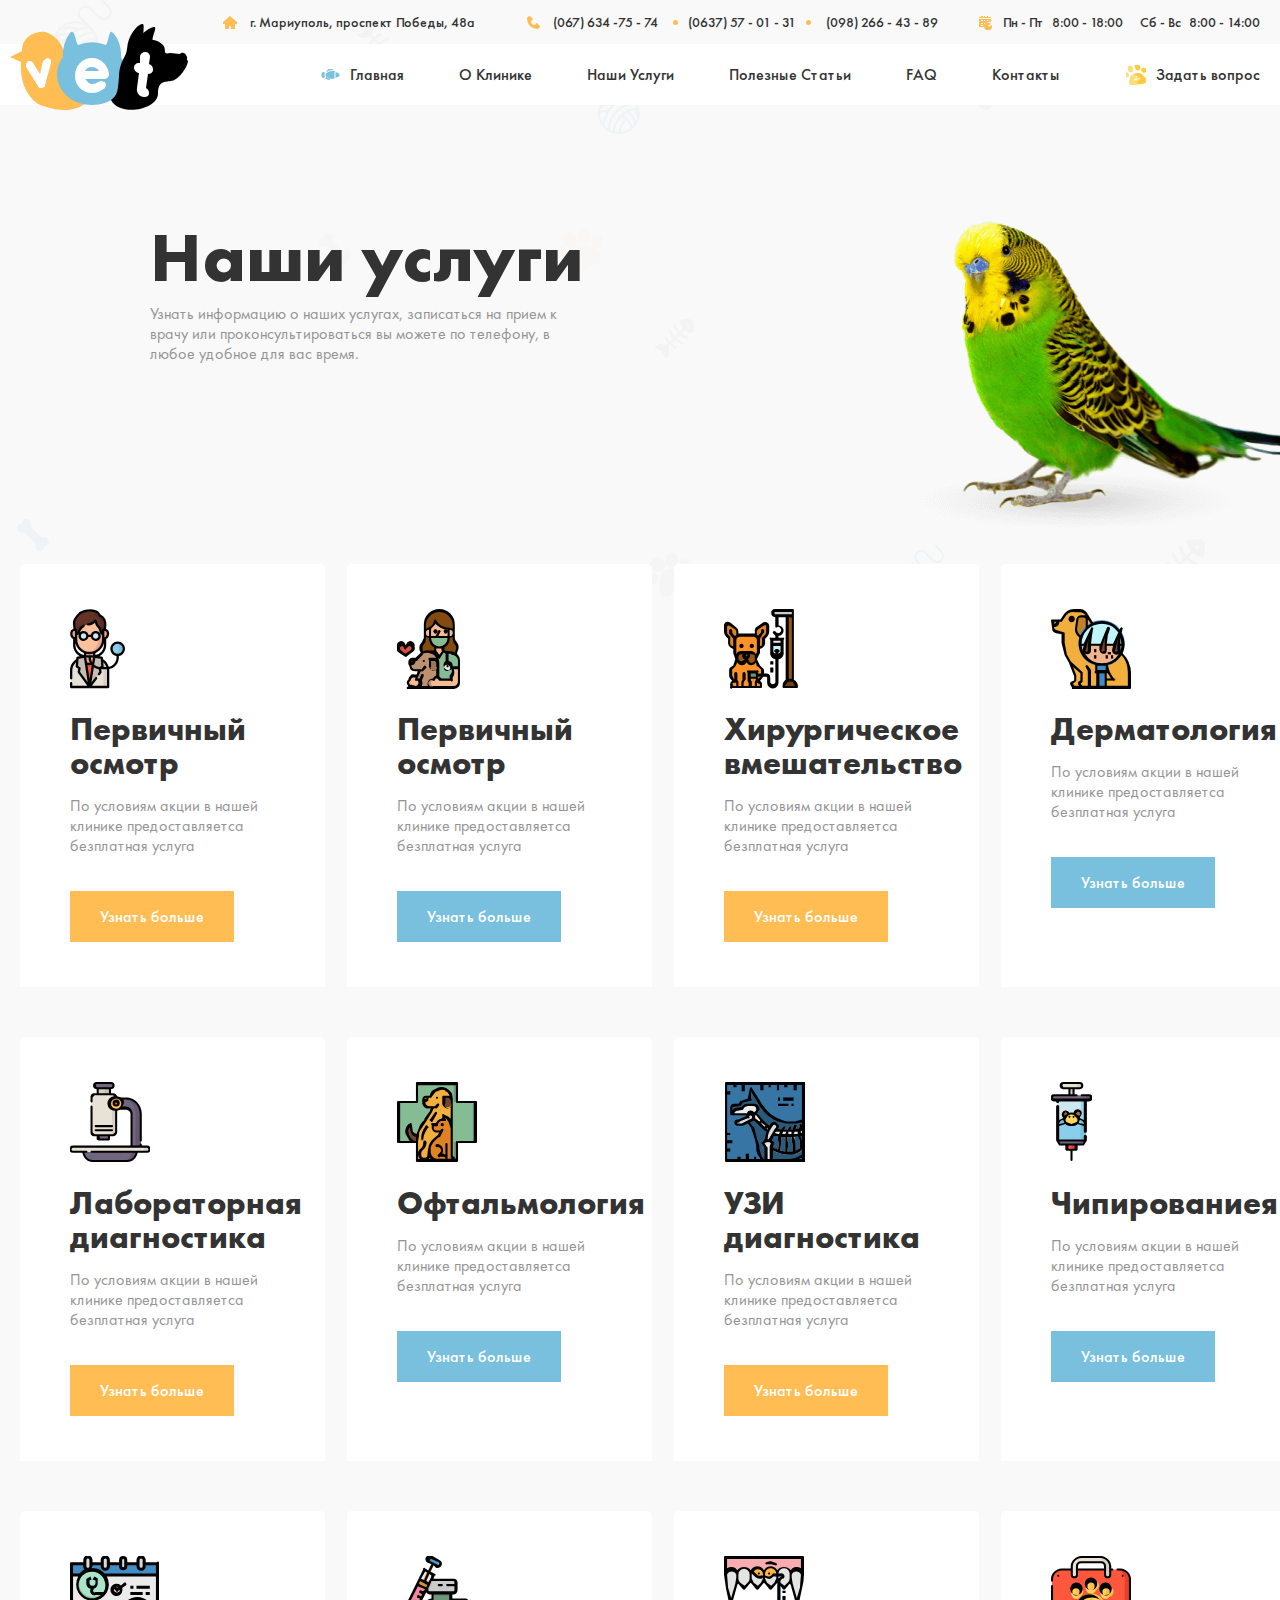
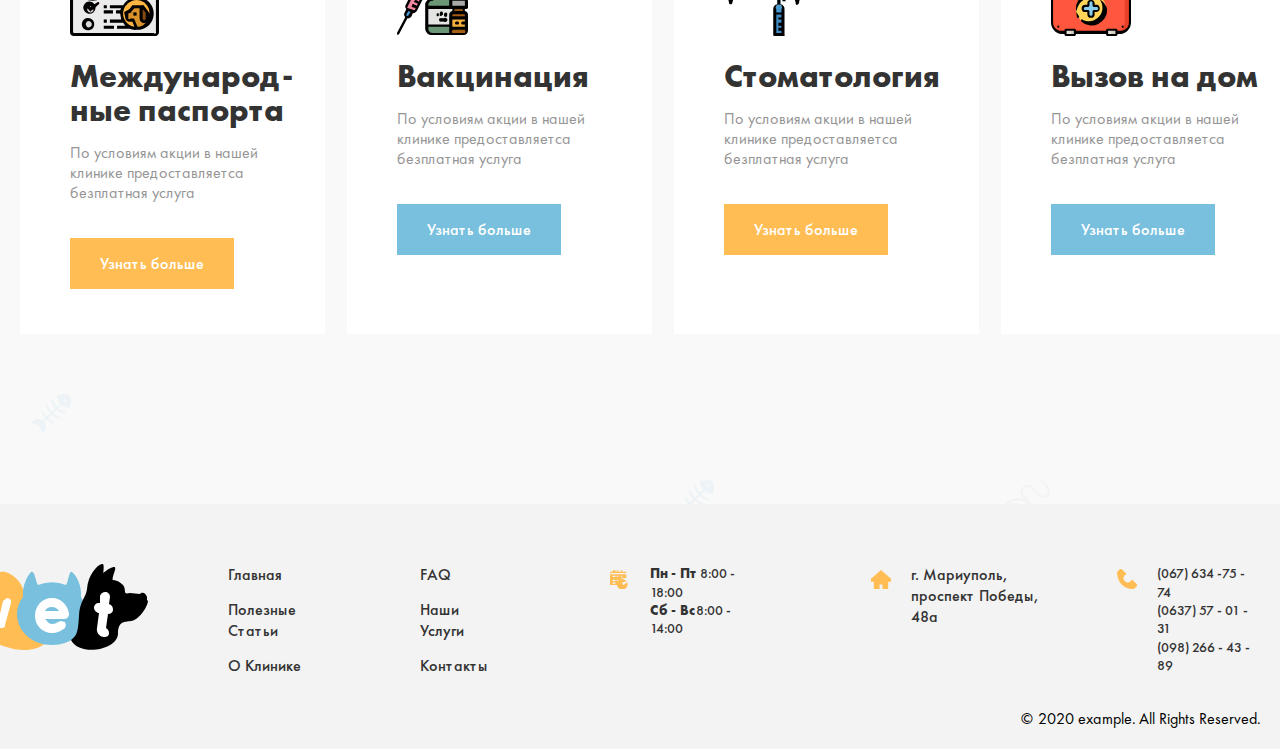
<file: services.html>
<!DOCTYPE html>
<html lang="ru">
<head>
    <meta charset="UTF-8">
    <meta http-equiv="X-UA-Compatible" content="IE=edge">
    <meta name="viewport" content="width=device-width, initial-scale=1.0">
    <link rel="stylesheet" href="./css/normalize.css">
    <link rel="stylesheet" href="./css/main.css">
    <title>Document</title>
</head>
<body>
       <!-- header bigen  -->
       <header class="site-header">
        <div class="container">
            <div class="site-header__top header-top">
                <address class="header-top__adress header-adress">
                    <a class="header-adress__link" href="https://goo.gl/maps/T4hKLyd78p7ECMZi7" target="blank">г. Мариуполь, проспект Победы, 48а</a>
                </address>
                <ul class="header-top__list header-top-list-center">
                    <li class="header-top-list-center__item">
                        <a class="header-top-list-center__link" href="tel:0676347574">(067) 634 -75 - 74</a>
                    </li>
                    <li class="header-top-list-center__item">
                        <a class="header-top-list-center__link" href="tel:0637570131">(0637) 57 - 01 - 31</a>
                    </li>
                    <li class="header-top-list-center__item">
                        <a class="header-top-list-center__link" href="tel:0982664389">(098) 266 - 43 - 89</a>
                    </li>
                </ul>
                <ul class="header-top__list-end header-top-right-list">
                    <li class="header-top-right-list__item">
                        <time class="header-top-right-list__time" datetime="2022-08-03 08:00"><strong class="header-top-right-list__week">Пн - Пт</strong>8:00 - 18:00</time>
                    </li>
                    <li class="header-top-right-list__item">
                        <time class="header-top-right-list__time" datetime="2022-08-03 14:00"><strong class="header-top-right-list__week">Сб - Вс</strong>8:00 - 14:00</time>
                    </li>
                </ul>
            </div>
        </div>
        <div class="site-header__bottom-box">
            <div class="container">
                <div class="site-header__bottom header-bottom">
                    <a href="index.html" class="header-bottom__logo">
                        <img src="./images/logo.svg" alt="site logo" class="header-bottom__img">
                    </a>
                    <ul class="header-bottom__list header-bottom-nav">
                        <li class="header-bottom-nav__item">
                            <a class="header-bottom-nav__link" href="index.html">Главная</a>
                        </li>
                        <li class="header-bottom-nav__item">
                            <a class="header-bottom-nav__link" href="#">О Клинике</a>
                        </li>
                        <li class="header-bottom-nav__item">
                            <a class="header-bottom-nav__link" href="services.html">Наши Услуги</a>
                        </li>
                        <li class="header-bottom-nav__item">
                            <a class="header-bottom-nav__link" href="article.html">Полезные Статьи</a>
                        </li>
                        <li class="header-bottom-nav__item">
                            <a class="header-bottom-nav__link" href="faq.html">FAQ</a>
                        </li>
                        <li class="header-bottom-nav__item">
                            <a class="header-bottom-nav__link" href="contact.html">Контакты</a>
                        </li>
                    </ul>
                    <a class="header-bottom__question" href="#">Задать вопрос</a>
                </div>
            </div>
        </div>
    </header>
    <!-- header end  -->

    <!-- site main bigen  -->
    <main class="site-main">
        <section class="services-hero">
            <div class="container">
                <div class="services-hero__wrapper">
                    <h2 class="services-hero__heading">Наши услуги</h2>
                    <p class="services-hero__title">Узнать информацию о наших услугах, записаться на прием к врачу или проконсультироваться вы можете по телефону, в любое удобное для вас время.</p>
                </div>
                <div class="services-hero__bottom">
                    <ul class="services-hero__list">
                        <li class="services-hero__item services-hero-bottom-item">
                            <h3 class="services-hero-bottom-item__heading">Первичный осмотр</h3>
                            <p class="services-hero-bottom-item__title">По условиям акции в нашей клинике предоставляетса безплатная услуга</p>
                            <a class="services-hero-bottom-item__link" href="first-help.html">Узнать больше</a>
                        </li>
                        <li class="services-hero__item services-hero-bottom-item">
                            <h3 class="services-hero-bottom-item__heading">Первичный осмотр</h3>
                            <p class="services-hero-bottom-item__title">По условиям акции в нашей клинике предоставляетса безплатная услуга</p>
                            <a class="services-hero-bottom-item__link services-hero-bottom-item__link--blue" href="first-help.html">Узнать больше</a>
                        </li>
                        <li class="services-hero__item services-hero-bottom-item">
                            <h3 class="services-hero-bottom-item__heading">Хирургическое вмешательство</h3>
                            <p class="services-hero-bottom-item__title">По условиям акции в нашей клинике предоставляетса безплатная услуга</p>
                            <a class="services-hero-bottom-item__link" href="first-help.html">Узнать больше</a>
                        </li>
                        <li class="services-hero__item services-hero-bottom-item">
                            <h3 class="services-hero-bottom-item__heading">Дерматология</h3>
                            <p class="services-hero-bottom-item__title">По условиям акции в нашей клинике предоставляетса безплатная услуга</p>
                            <a class="services-hero-bottom-item__link services-hero-bottom-item__link--blue" href="first-help.html">Узнать больше</a>
                        </li>
                        <li class="services-hero__item services-hero-bottom-item">
                            <h3 class="services-hero-bottom-item__heading">Лабораторная диагностика</h3>
                            <p class="services-hero-bottom-item__title">По условиям акции в нашей клинике предоставляетса безплатная услуга</p>
                            <a class="services-hero-bottom-item__link" href="first-help.html">Узнать больше</a>
                        </li>
                        <li class="services-hero__item services-hero-bottom-item">
                            <h3 class="services-hero-bottom-item__heading">Офтальмология</h3>
                            <p class="services-hero-bottom-item__title">По условиям акции в нашей клинике предоставляетса безплатная услуга</p>
                            <a class="services-hero-bottom-item__link services-hero-bottom-item__link--blue" href="first-help.html">Узнать больше</a>
                        </li>
                        <li class="services-hero__item services-hero-bottom-item">
                            <h3 class="services-hero-bottom-item__heading">УЗИ
                                диагностика</h3>
                            <p class="services-hero-bottom-item__title">По условиям акции в нашей клинике предоставляетса безплатная услуга</p>
                            <a class="services-hero-bottom-item__link" href="first-help.html">Узнать больше</a>
                        </li>
                        <li class="services-hero__item services-hero-bottom-item">
                            <h3 class="services-hero-bottom-item__heading">Чипированиея</h3>
                            <p class="services-hero-bottom-item__title">По условиям акции в нашей клинике предоставляетса безплатная услуга</p>
                            <a class="services-hero-bottom-item__link services-hero-bottom-item__link--blue" href="first-help.html">Узнать больше</a>
                        </li>
                        <li class="services-hero__item services-hero-bottom-item">
                            <h3 class="services-hero-bottom-item__heading">Международ-
                                ные паспорта</h3>
                            <p class="services-hero-bottom-item__title">По условиям акции в нашей клинике предоставляетса безплатная услуга</p>
                            <a class="services-hero-bottom-item__link" href="first-help.html">Узнать больше</a>
                        </li>
                        <li class="services-hero__item services-hero-bottom-item">
                            <h3 class="services-hero-bottom-item__heading">Вакцинация</h3>
                            <p class="services-hero-bottom-item__title">По условиям акции в нашей клинике предоставляетса безплатная услуга</p>
                            <a class="services-hero-bottom-item__link services-hero-bottom-item__link--blue" href="first-help.html">Узнать больше</a>
                        </li>
                        <li class="services-hero__item services-hero-bottom-item">
                            <h3 class="services-hero-bottom-item__heading">Стоматология</h3>
                            <p class="services-hero-bottom-item__title">По условиям акции в нашей клинике предоставляетса безплатная услуга</p>
                            <a class="services-hero-bottom-item__link" href="first-help.html">Узнать больше</a>
                        </li>
                        <li class="services-hero__item services-hero-bottom-item">
                            <h3 class="services-hero-bottom-item__heading">Вызов на дом</h3>
                            <p class="services-hero-bottom-item__title">По условиям акции в нашей клинике предоставляетса безплатная услуга</p>
                            <a class="services-hero-bottom-item__link services-hero-bottom-item__link--blue" href="first-help.html">Узнать больше</a>
                        </li>
                    </ul>
                </div>
            </div>
        </section>
    </main>
    <!-- site main end  -->

   <!-- footer start  -->
    <footer class="site-footer">
        <div class="container">
            <div class="site-footer__inner footer-wrapper">
                 <a class="footer-wrapper__link" href="index.html">
                    <img class="footer-wrapper__img" src=".//images/logo.svg" alt="site logo">
                </a>
                <ol class="footer-wrapper__list footer-list-start">
                    <li class="footer-list-start__item">
                        <a class="footer-list-start__link" href="index.html">Главная</a>
                    </li>
                    <li class="footer-list-start__item">
                        <a class="footer-list-start__link" href="article.html">Полезные Статьи</a>
                    </li>
                    <li class="footer-list-start__item">
                        <a class="footer-list-start__link" href="clinic.html">О Клинике</a>
                    </li>
                </ol>
                <ol class="footer-wrapper__list footer-list-start">
                    <li class="footer-list-start__item">
                        <a class="footer-list-start__link" href="faq.html">FAQ</a>
                    </li>
                    <li class="footer-list-start__item">
                        <a class="footer-list-start__link" href="services.html">Наши Услуги</a>
                    </li>
                    <li class="footer-list-start__item">
                        <a class="footer-list-start__link" href="contact.html">Контакты</a>
                    </li>
                </ol>
                <ol class="footer-wrapper__list-center footer-center-list">
                    <li class="footer-center-list__item">
                        <time class="footer-center-list__time" datetime="2022-08-03"><strong class="footer-center-list__week">Пн - Пт </strong>8:00 - 18:00</time>
                    </li>
                    <li class="footer-center-list__item">
                        <time class="footer-center-list__time" datetime="2022-08-03"><strong class="footer-center-list__week">Сб - Вс</strong>8:00 - 14:00</time>
                    </li>
                </ol>
                <address class="site-footer__adress">
                    <a class="site-footer__adress-link" href="https://goo.gl/maps/T4hKLyd78p7ECMZi7">г. Мариуполь, проспект Победы, 48а</a>
                </address>
                <ul class="site-footer__end-list footer-end">
                    <li class="footer-end__item">
                        <a href="tel:0676347574" class="footer-end__link">(067) 634 -75 - 74</a>
                    </li>
                    <li class="footer-end__item">
                        <a href="tel:0637570131" class="footer-end__link">(0637) 57 - 01 - 31</a>
                    </li>
                    <li class="footer-end__item">
                        <a href="tel:0982664389" class="footer-end__link">(098) 266 - 43 - 89</a>
                    </li>
                </ul>
            </div>
            <span class="site-footer__title">© 2020 example. All Rights Reserved.</span>
        </div>
    </footer>

    <section class="modal">
        <h2 class="visually-hidden">Welcome to modal window</h2>
        <div class="modal__wrapper">
            <button class="modal__close"></button>
            <div class="modal__left modal-window-left">
                <strong class="modal-window-left__heading">Авторизация:</strong>
                <a href="" class="modal-window-left__link modal-window-left__link--google">Войти через Google</a>
                <a href="" class="modal-window-left__link modal-window-left__link--facebook">Войти через Facebook</a>
            </div>
            <form class="modal__form form-box" action="https://echo.htmlacademy.ru/courses" method="post" autocomplete="off">
                <strong class="form-box__heading">Задать вопрос</strong>
                <input class="form-box__input" type="text" name="user__name" aria-label="Enter your name" minlength="2" placeholder="Ваше имя" required>
                <textarea class="form-box__text" name="user__info" aria-label="Enter your info" cols="30" rows="10" placeholder="Опишите Ваш вопрос.
Например: в каком возрасте можно прививать от бешенства?"></textarea>
                <button class="form-box__btn" type="submit">Отправить</button>
            </form>
        </div>
    </section>

    <script src="./js/main.js"></script>
</body>
</html>
</file>
<file: css/main.css>
/*
* Prefixed by https://autoprefixer.github.io
* PostCSS: v8.4.14,
* Autoprefixer: v10.4.7
* Browsers: last 4 version
*/

*{
    -webkit-box-sizing: border-box;
            box-sizing: border-box;
    list-style-type: none;
  }
  
  @font-face {
    font-family: "FuturePT";
    font-weight: bold;
    src:
         url("../fonts/FuturaPT-Bold.woff2") format("woff2"), 
         url("../fonts/FuturaPT-Bold.woff") format("woff"); 
  }
  @font-face {
    font-family: "FuturePT";
    font-weight: 400;
    src: 
         url("../fonts/FuturaPT-Book.woff2") format("woff2"), 
         url("../fonts/FuturaPT-Book.woff") format("woff"); 
  }
  @font-face {
    font-family: "FuturePT";
    font-weight: 300;
    src: 
         url("../fonts/FuturaPT-Light.woff2") format("woff2"), 
         url("../fonts/FuturaPT-Light.woff") format("woff"); 
  }
  @font-face {
    font-family: "FuturePT";
    font-weight: 500;
    src: 
         url("../fonts/FuturaPT-Medium.woff2") format("woff2"), 
         url("../fonts/FuturaPT-Medium.woff") format("woff"); 
  }
  
  .visually-hidden {
      clip: rect(0 0 0 0);
      -webkit-clip-path: inset(50%);
              clip-path: inset(50%);
      height: 1px;
      overflow: hidden;
      position: absolute;
      white-space: nowrap;
      width: 1px;
    }
  
  html{
      height: 100%;
  }
  
  body{
      display: -webkit-box;
      display: -ms-flexbox;
      display: flex;
      -webkit-box-orient: vertical;
      -webkit-box-direction: normal;
          -ms-flex-direction: column;
              flex-direction: column;
      margin: 0;
      width: 100%;
      height: 100%;
      font-family: "FuturePT", "Arial", sans-serif;
      background-color: #F9F9F9;
      background-image: url("../images/bg.png");
      background-repeat: repeat;
  }
  
  
  :root {
      --main-bg-color: #fff;
      --main-font-weight: 500;
  }
  
  /* header bigen  */
  
  
  .container {
      max-width: 1350px;
      margin-right: auto;
      margin-left: auto;
      padding-left: 20px;
      padding-right: 20px;
  }
  .site-header__top {
      display: -webkit-box;
      display: -ms-flexbox;
      display: flex;
      -webkit-box-pack: justify;
          -ms-flex-pack: justify;
              justify-content: space-between;
      -webkit-box-align: center;
          -ms-flex-align: center;
              align-items: center;
      padding-top: 12px;
      padding-bottom: 12px;
  }
  .header-top__adress {
      display: -webkit-box;
      display: -ms-flexbox;
      display: flex;
      -webkit-box-align: center;
          -ms-flex-align: center;
              align-items: center;
      margin-left: 200px;
      font-style: normal; 
  }
  .header-top__adress::before {
      content: "";
      display: inline-block;
      width: 20px;
      height: 20px;
      margin-right: 10px;
      background-image: url("../images/house.svg");
      background-repeat: no-repeat;
      background-position: center;
  }
  .header-adress__link {
      font-weight: var(--main-font-weight);
      font-size: 14px;
      line-height: 18px;
      text-decoration: none;
      color: #333333;    
  }
  .header-top-list-center {
      display: -webkit-box;
      display: -ms-flexbox;
      display: flex;
      -webkit-box-align: center;
          -ms-flex-align: center;
              align-items: center;
      margin: 0;
      padding-left: 0;
  }
  .header-top-list-center__item {
      display: -webkit-box;
      display: -ms-flexbox;
      display: flex;
      -webkit-box-align: center;
          -ms-flex-align: center;
              align-items: center;
  }
  .header-top-list-center__item:first-child {
      margin-right: 15px;
  }
  .header-top-list-center__item:last-child {
      margin-left: 15px;
  }
  .header-top-list-center__item:hover {
      color: #FFBD54;
  }
  .header-top-list-center__item:first-child::before {
      content: "";
      display: inline-block;
      margin-right: 10px;
      width: 20px;
      height: 20px;
      margin-left: 10px;
      background-image: url("../images/phone.svg");
      background-repeat: no-repeat;
      background-position: center;
  }
  .header-top-list-center__item:nth-child(2)::before {
      content: "";
      display: inline-block;
      margin-right: 10px;
      width: 5px;
      height: 5px;
      background-color: #FFBD54;
      border-radius: 50%;
  } 
  .header-top-list-center__item:nth-child(2)::after {
      content: "";
      display: inline-block;
      margin-left: 10px;
      width: 5px;
      height: 5px;
      background-color: #FFBD54;
      border-radius: 50%;
  } 
  .header-top-list-center__link {
      font-weight: var(--main-font-weight);
      font-size: 14px;
      line-height: 18px;
      text-decoration: none;
      color: #333333;    
  }
  .header-top-list-center__link:hover {
      color: #FFBD54;
  }
  .header-top-list-center__link:active {
      color: #333333;
      opacity: 0.6;
  }
  .header-top-right-list {
      display: -webkit-box;
      display: -ms-flexbox;
      display: flex;
      -webkit-box-align: center;
          -ms-flex-align: center;
              align-items: center;
      margin: 0;
      padding-left: 0;
  }
  .header-top-right-list__item {
      display: -webkit-box;
      display: -ms-flexbox;
      display: flex;
      -webkit-box-align: center;
          -ms-flex-align: center;
              align-items: center;
  }
  .header-top-right-list__item:last-child {
      margin-left: 10px;
  }
  .header-top-right-list__item:first-child::before {
      content: "";
      display: inline-block;
      width: 20px;
      height: 20px;
      background-image: url("../images/calendar.svg");
      background-repeat: no-repeat;
      background-position: center;
  }
  .header-top-right-list__time {
      margin-left: 7px;
      font-weight: var(--main-font-weight);
      font-size: 14px;
      line-height: 18px;
      color: #333333;    
  }
  .header-top-right-list__week {
      margin-right: 8px;
      font-weight: var(--main-font-weight);
      font-size: 14px;
      line-height: 18px;
      color: #333333;   
  }
  .site-header__bottom-box {
      background-color: var(--main-bg-color);
  }
  .site-header__bottom {
      position: relative;
      display: -webkit-box;
      display: -ms-flexbox;
      display: flex;
      -webkit-box-pack: justify;
          -ms-flex-pack: justify;
              justify-content: space-between;
      -webkit-box-align: center;
          -ms-flex-align: center;
              align-items: center;
  }
  .header-bottom__logo {
      position: absolute;
      top: -20px;
      left: -10px;
      text-decoration: none;
  }
  .header-bottom__logo:hover {
      opacity: 0.8;
  }
  .header-bottom__logo:active {
      opacity: 0.6;
  }
  .header-bottom__img {
      display: block;
  }
  .header-bottom__list {
      width: 800px;
      display: -webkit-box;
      display: -ms-flexbox;
      display: flex;
      -webkit-box-align: center;
          -ms-flex-align: center;
              align-items: center;
      -ms-flex-wrap: wrap;
          flex-wrap: wrap;
      margin: 0 0 0 300px;
      padding-left: 0;
  
  }
  .header-bottom__list::before {
      content: "";
      display: inline-block;
      margin-right: 10px;
      width: 20px;
      height: 20px;
      background-image: url("../images/fish.svg");
      background-repeat: no-repeat;
      background-position: center;
  }
  .header-bottom-nav__item {
      position: relative;
      display: -webkit-box;
      display: -ms-flexbox;
      display: flex;
      -webkit-box-align: center;
          -ms-flex-align: center;
              align-items: center;
      margin-right: 55px;
      padding-top: 20px;
      padding-bottom: 20px;
  }
  .header-bottom-nav__item:active {
      opacity: 0.6;
  }
  .header-bottom-nav__item:hover::after {
      position: absolute;
      bottom: 0;
      content: "";
      display: inline-block;
      width: 100%;
      height: 4px;
      background-color: #F4FFAD;
  }
  .header-bottom-nav__item:last-child {
      marker: 0;
  }
  .header-bottom-nav__link {
      text-decoration: none;
      font-weight: var(--main-font-weight);
      font-size: 16px;
      line-height: 21px;
      color: #333333;    
  }
  .header-bottom__question {
      position: relative;
      display: flex;
      align-items: center;
      font-weight: 500;
      font-size: 16px;
      line-height: 21px;
      text-align: right;
      text-decoration: none;
      color: #333333;
  }
  .header-bottom__question::before {
      content: "";
      display: inline-block;
      margin-right: 10px;
      width: 20px;
      height: 20px;
      background-image: url("../images/little-pit.svg");
      background-repeat: no-repeat;
      background-position: center;
  }
  .header-bottom__question:hover {
      color: #FFBD54;
  }
  .header-bottom__question:hover::after {
    position: absolute;
    bottom: -20px;
    content: "";
    display: inline-block;
    width: 100%;
    height: 4px;
    background-color: #F4FFAD;
  }
  .header-bottom__question:active {
      color: #333333;
      opacity: 0.6;
  }
  /* header end  */
  
  .site-main {
      -webkit-box-flex: 1;
          -ms-flex-positive: 1;
              flex-grow: 1;
  }
  
  
  /* hero bigen  */
  .hero {
      padding-top: 200px;
      padding-bottom: 350px;
      background-image: url("../images/hero-start.png"), url("../images/parrot.png");
      background-repeat: no-repeat;
      background-position: calc(50% - 500px) calc(50% - 100px), calc(50% + 680px) calc(50% + 180px);
      overflow: hidden;
  }
  
  .hero__inner {
      width: 610px;
      margin-left: auto;
  }
  .hero__heading {
      margin-top: 0;
      margin-bottom: 0;
      font-weight: 700;
      font-size: 70px;
      line-height: 64px;
      color: #333333;
  }
  .hero__heading-box {
      display: inline-block;
      font-weight: 700;
      font-size: 70px;
      line-height: 64px;
      color: #78C0DE;
  }
  .hero__title-box {
      width: 510px;
  }
  .hero-title {
      font-weight: 400;
      font-size: 16px;
      line-height: 21px;
      color: #949494;
  }
  .hero-link-main {
      display: inline-block;
      margin-top: 20px;
      padding: 16px 48px;
      text-decoration: none;
      background-color: #333333;
      color: var(--main-bg-color);
      border-radius: 3px;
  }
  .hero-link-main:hover {
      background-color: #FFBD54;
      color: #333333;
  }
  .hero-link-main:active {
      opacity: 0.6;
  }
  /* hero end  */
  
  
  /* message section bigen  */
  
  .message__box {
      position: relative;
      display: -webkit-box;
      display: -ms-flexbox;
      display: flex;
      -webkit-box-orient: vertical;
      -webkit-box-direction: normal;
          -ms-flex-direction: column;
              flex-direction: column;
      -webkit-box-align: center;
          -ms-flex-align: center;
              align-items: center;
      width: 753px;
      margin-right: auto;
      margin-left: auto;
  }
  .message__box::before {
      position: absolute;
      left: -100px;
      content: "";
      display: inline-block;
      width: 100px;
      height: 100px;
      background-image: url("../images/exclomaton.svg");
      background-repeat: no-repeat;
      background-position: center;
  }
  .message__box::after {
      position: absolute;
      right: -100px;
      top: 80px;
      content: "";
      display: inline-block;
      width: 100px;
      height: 100px;
      background-image: url("../images/exclomation-bottom.svg");
      background-repeat: no-repeat;
      background-position: center;
  }
  .message__title {
      display: flex;
      flex-direction: column;
      align-items: center;
      font-weight: 400;
      font-size: 20px;
      line-height: 26px;
      text-align: center;
      color: #949494;    
  }
  .message__title::before {
    content: "";
    display: inline-block;
    margin-bottom: 43px;
    width: 140px;
    height: 2px;
    background-color: #DBDBDB;
  }
  .message__title::after {
    content: "";
    display: inline-block;
    margin-top: 43px;
    width: 140px;
    height: 2px;
    background-color: #DBDBDB;
  }
  .message__source {
      margin-top: 35px;
      font-weight: 500;
      font-size: 20px;
      line-height: 26px;
      text-align: center;
      color: #333333;    
  }
  /* message section end  */
  
  /* services section bigen  */
  .services {
      padding-top: 200px;
  }
  
  .services__top {
      width: 300px;
      margin-right: auto;
      margin-left: auto;
  }
  
  .services-top-box__heading {
      font-weight: 700;
      font-size: 48px;
      line-height: 54px;
      display: -webkit-box;
      display: -ms-flexbox;
      display: flex;
      -webkit-box-align: center;
          -ms-flex-align: center;
              align-items: center;
      color: #333333;    
  }
  .services__list {
      position: relative;
      display: -webkit-box;
      display: -ms-flexbox;
      display: flex;
      margin: 0 auto;
      width: 1220px;
      padding-left: 0;
      overflow: hidden;
  }
  .services__errows {
      position: relative;
  }
  .start-btn {
      position: absolute;
      bottom: -130px;
      display: block;
      width: 30px;
      height: 30px;
      padding: 10px;
      background-image: url("../images/errow-left.svg");
      background-repeat: no-repeat;
      background-size: contain;
      background-position: center;
      background-color: transparent;
      border: none;
  }
  .end-btn {
      position: absolute;
      right: -10px;
      top: 100px;
      display: block;
      width: 30px;
      height: 30px;
      padding: 10px;
      background-image: url("../images/errow.svg");
      background-repeat: no-repeat;
      background-size: contain;
      background-color: transparent;
      background-position: center;
      border: none;
  }
  .buttons:hover {
      background-color: #fff;  
  }
  .buttons:active {
      background-color: #fff;
      opacity: 0.6;
  }
  .services-list__item {
      display: -webkit-box;
      display: -ms-flexbox;
      display: flex;  
      width: 200px;
      height: 200px;
      margin-right: 23px;
      padding: 32px 38px;
      background-color: var(--main-bg-color);
      border-radius: 5px;
  }
  .services-list__item:hover {
      opacity: 0.8;
  }
  .services-list__item:active {
      opacity: 0.6;
  }
  .services-list__item:nth-child(1) {
      -webkit-box-align: start;
          -ms-flex-align: start;
              align-items: flex-start;
      height: 220px;
      padding-bottom: 40px;
  }
  .services-list__link {
      display: -webkit-box;
      display: -ms-flexbox;
      display: flex;
      -webkit-box-orient: vertical;
      -webkit-box-direction: normal;
          -ms-flex-direction: column;
              flex-direction: column;
      font-weight: var(--main-font-weight);
      font-size: 18px;
      line-height: 22px;
      display: flex;
      -webkit-box-align: center;
          -ms-flex-align: center;
              align-items: center;
      text-decoration: none;
      text-align: center;
      color: #333333;    
  }
  .services-list__item:nth-child(1) .services-list__link::before {
      content: "";
      display: inline-block;
      margin-bottom: 13px;
      width: 80px;
      height: 80px;
      background-image: url("../images/doctor.svg");
      background-repeat: no-repeat;
      background-size: contain;
      background-position: center;
  }
  .services-list__item:nth-child(2) .services-list__link::before {
      content: "";
      display: inline-block;
      margin-bottom: 20px;
      width: 80px;
      height: 80px;
      background-image: url("../images/doctors.svg");
      background-repeat: no-repeat;
      background-size: contain;
      background-position: center;
  }
  .services-list__item:nth-child(3) .services-list__link::before {
      content: "";
      display: inline-block;
      margin-bottom: 20px;
      width: 80px;
      height: 80px;
      background-image: url("../images/bear.svg");
      background-repeat: no-repeat;
      background-size: contain;
      background-position: center;
  }
  .services-list__item:nth-child(4) .services-list__link::before {
      content: "";
      display: inline-block;
      margin-bottom: 20px;
      width: 80px;
      height: 80px;
      background-image: url("../images/dog.svg");
      background-repeat: no-repeat;
      background-size: contain;
      background-position: center;
  }
  .services-list__item:nth-child(5) .services-list__link::before {
      content: "";
      display: inline-block;
      margin-bottom: 20px;
      width: 80px;
      height: 80px;
      background-image: url("../images/dish.svg");
      background-repeat: no-repeat;
      background-size: contain;
      background-position: center;
  }
  .services-list__item:nth-child(6) .services-list__link::before {
      content: "";
      display: inline-block;
      margin-bottom: 20px;
      width: 80px;
      height: 80px;
      background-image: url("../images/oftalmology.svg");
      background-repeat: no-repeat;
      background-size: contain;
      background-position: center;
  }
  .services-list__item:nth-child(7) .services-list__link::before {
      content: "";
      display: inline-block;
      margin-bottom: 20px;
      width: 80px;
      height: 80px;
      background-image: url("../images/UZI.svg");
      background-repeat: no-repeat;
      background-size: contain;
      background-position: center;
  }
  .services-list__item:nth-child(8) .services-list__link::before {
      content: "";
      display: inline-block;
      margin-bottom: 20px;
      width: 80px;
      height: 80px;
      background-image: url("../images/injection.svg");
      background-repeat: no-repeat;
      background-size: contain;
      background-position: center;
  }
  .services-list__item:nth-child(9) .services-list__link::before {
      content: "";
      display: inline-block;
      margin-bottom: 20px;
      width: 80px;
      height: 80px;
      background-image: url("../images/password.svg");
      background-repeat: no-repeat;
      background-size: contain;
      background-position: center;
  }
  .services-list__item:nth-child(10) .services-list__link::before {
      content: "";
      display: inline-block;
      margin-bottom: 20px;
      width: 80px;
      height: 80px;
      background-image: url("../images/vaccine.svg");
      background-repeat: no-repeat;
      background-size: contain;
      background-position: center;
  }
  .services-list__item:nth-child(11) .services-list__link::before {
      content: "";
      display: inline-block;
      margin-bottom: 20px;
      width: 80px;
      height: 80px;
      background-image: url("../images/stoma.svg");
      background-repeat: no-repeat;
      background-size: contain;
      background-position: center;
  }
  .services-list__item:nth-child(12) .services-list__link::before {
      content: "";
      display: inline-block;
      margin-bottom: 20px;
      width: 80px;
      height: 80px;
      background-image: url("../images/amarganse.svg");
      background-repeat: no-repeat;
      background-size: contain;
      background-position: center;
  }
  .services__bottom {
      display: -webkit-box;
      display: -ms-flexbox;
      display: flex;
      -ms-flex-pack: distribute;
          justify-content: space-around;
      width: 1220px;
      margin-right: auto;
      margin-left: auto;
      padding: 40px;
      background-color: var(--main-bg-color);
  }
  
  .services-bottom-part__right {
      width: 500px;
  }
  .services-bottom-part__heading {
      margin-bottom: 30px;
      font-weight: 500;
      font-size: 36px;
      line-height: 20px;  
      color: #333333;    
  }
  .services-bottom-part__title {
      font-weight: 400;
      font-size: 16px;
      line-height: 20px;
      color: #949494;    
  }
  .services-bottom-part__box {
      width: auto;
      display: -webkit-box;
      display: -ms-flexbox;
      display: flex;
      -webkit-box-align: center;
          -ms-flex-align: center;
              align-items: center;
  }
  .services-bottom-part__link {
      margin: 0;
      border-radius: 3px;
  }
  .services-bottom-part__link-dark {
      display: -webkit-box;
      display: -ms-flexbox;
      display: flex;
      -webkit-box-align: center;
          -ms-flex-align: center;
              align-items: center;
      margin-top: 20px;
      padding: 16px 25px;
  }
  .services-bottom-part__link--order:hover {
      background-color: #333333;
      color: #FFBD54;
  }
  .services-bottom-part__link--order:active {
      opacity: 0.6;
  }
  .services-bottom-part__link-dark::before {
      content: "";
      display: inline-block;
      margin-right: 10px;
      width: 20px;
      height: 25px;
      background-image: url("../images/set.svg");
      background-repeat: no-repeat;
      background-position: center;
      background-size: contain;
  }
  .services-bottom-part__link--order {
      display: -webkit-box;
      display: -ms-flexbox;
      display: flex;
      margin: 20px 20px 0 0 ;
      -webkit-box-align: center;
          -ms-flex-align: center;
              align-items: center;
      padding: 16px 36px;
      text-decoration: none;
      background-color: #FFBD54;
      color: #ffffff;
  }
  .services-bottom-part__link--order::before {
      content: "";
      display: inline-block;
      margin-right: 10px;
      width: 20px;
      height: 20px;
      background-image: url("../images/learn-order.svg");
      background-repeat: no-repeat;
      background-position: center;
  
  }
  /* services section end  */
  
  /* cours section bigen  */
  .cours {
      padding-top: 235px;
      padding-bottom: 220px;
  }
  .cours__inner {
      position: relative;
      background-image: url("../images/be-in-course-bg.svg");
      background-repeat: no-repeat;
      background-size: cover;
      padding-bottom: 90px;
      padding-bottom: 90px;
  }
  .cours__wrapper {
      padding-top: 80px;
  }
  .cours__heading {
      margin-top: 20px;
      margin-bottom: 50px;
      margin-left: 200px;
      font-weight: 700;
      font-size: 48px;
      line-height: 20px;
      color: #FFFFFF;    
  }
  .form-box {
      display: -webkit-box;
      display: -ms-flexbox;
      display: flex;
      width: 600px;
      margin-left: 200px;
  }
  .form-box__email {
      width: 400px;
      padding: 12px 22px;
      border: 3px solid transparent;
      outline: none;
  }
  .form-box__email:not(:-moz-placeholder-shown):not(:focus):invalid {
      border-color: #DC4D41;
  }
  .form-box__email:not(:-ms-input-placeholder):not(:focus):invalid {
      border-color: #DC4D41;
  }
  .form-box__email:not(:placeholder-shown):not(:focus):invalid {
      border-color: #DC4D41;
  }
  .form-box__email:not(:placeholder-shown):not(:focus):invalid::-webkit-input-placeholder {
      color: #DC4D41;
  }
  .form-box__email:not(:placeholder-shown):not(:focus):invalid::-moz-placeholder {
      color: #DC4D41;
  }
  .form-box__email:not(:placeholder-shown):not(:focus):invalid:-ms-input-placeholder {
      color: #DC4D41;
  }
  .form-box__email:not(:placeholder-shown):not(:focus):invalid::-ms-input-placeholder {
      color: #DC4D41;
  }
  .form-box__email:not(:-moz-placeholder-shown):not(:focus):invalid::placeholder {
      color: #DC4D41;
  }
  .form-box__email:not(:-ms-input-placeholder):not(:focus):invalid::placeholder {
      color: #DC4D41;
  }
  .form-box__email:not(:placeholder-shown):not(:focus):invalid::placeholder {
      color: #DC4D41;
  }
  .form-box__email:focus {
      border-color: #FFBD54;
  }
  .form-box__email::-webkit-input-placeholder {
      font-weight: 400;
      font-size: 16px;
      line-height: 20px;
      color: #949494;
  }
  .form-box__email::-moz-placeholder {
      font-weight: 400;
      font-size: 16px;
      line-height: 20px;
      color: #949494;
  }
  .form-box__email:-ms-input-placeholder {
      font-weight: 400;
      font-size: 16px;
      line-height: 20px;
      color: #949494;
  }
  .form-box__email::-ms-input-placeholder {
      font-weight: 400;
      font-size: 16px;
      line-height: 20px;
      color: #949494;
  }
  .form-box__email::placeholder {
      font-weight: 400;
      font-size: 16px;
      line-height: 20px;
      color: #949494;
  }
  .form-box__button {
      display: block;
      margin-trim: 0;
      margin-left: 20px;
      padding: 12px 45px;
      background-color: #333333;
      color: var(--main-bg-color);
      border: none;
  }
  .form-box__button:hover {
      background-color: #FFBD54;
      color: #333333;
  }
  .form-box__button:active {
      background-color: #FFBD54;
      color: #333333;
      opacity: 0.6;
  }
  .cours__img {
      position: absolute;
      top: calc(50% - 258px);
      right:calc(50% - 700px);
  }
  /* cours section end  */
  
  /* articles section bigen  */
  .articles {
      padding-top: 50px;
      padding-bottom: 200px;
  }
  .articles__heading {
      margin-bottom: 100px;
      font-weight: 700;
      font-size: 48px;
      line-height: 20px;
      text-align: center;
      color: #333333;    
  }
  .articles__list {
      display: -webkit-box;
      display: -ms-flexbox;
      display: flex;
      -webkit-box-align: stretch;
          -ms-flex-align: stretch;
              align-items: stretch;
      padding-bottom: 50px;
  }
  
  .articles-item-box__item {
      position: relative;
      width: 305px;
      margin-right: 25px;
      padding-bottom: 70px;
      background-color: #fff;
      border: 1px solid #E4E4E2;
      border-radius: 5px;
  }
  .articles-item-box__item:hover {
      -webkit-filter: drop-shadow(0px 4px 4px rgba(0, 0, 0, 0.25));
              filter: drop-shadow(0px 4px 4px rgba(0, 0, 0, 0.25));
  }
  .dog-item {
      margin-left: 300px;
  }
  .articles-item-box__time-box {
      display: -webkit-box;
      display: -ms-flexbox;
      display: flex;
      margin-bottom: 20px;
      -webkit-box-pack: justify;
          -ms-flex-pack: justify;
              justify-content: space-between;
      -webkit-box-align: center;
          -ms-flex-align: center;
              align-items: center;
  }
  
  .heshtag {
      padding-left: 0;
      display: -webkit-box;
      display: -ms-flexbox;
      display: flex;
      -webkit-box-align: center;
          -ms-flex-align: center;
              align-items: center;
  }
  .heshtag__item {
      margin-right: 10px;
  }
  .heshtag__link {
      text-decoration: none;
      font-weight: 400;
      font-size: 14px;
      line-height: 22px;
      display: -webkit-box;
      display: -ms-flexbox;
      display: flex;
      -webkit-box-align: center;
          -ms-flex-align: center;
              align-items: center;
      color: #3D9CEA;    
  }
  .dog-item::before {
      content: "";
      display: inline-block;
      position: absolute;
      left: -100%;
      width: 310px;
      height: 100%;
      background-image: url("../images/animals-famely.png");
      background-repeat: no-repeat;
      background-size: cover;
  }
  .articles-item-box__item:first-child::before {
      content: "";
      display: inline-block;
      width: 305px;
      height: 180px;
      background-image: url("../images/clean-toth.png");
      background-repeat: no-repeat;
      background-size: c;
  }
  .articles-item-box__item:last-child::before {
      content: "";
      display: inline-block;
      width: 305px;
      height: 180px;
      background-image: url("../images/dog-and-doctor.png");
      background-repeat: no-repeat;
      background-size: contain;
  }
  .articles-item-box__item:last-child {
      margin-right: 0;
  }
  .articles-item-box__inner {
      padding: 20px 35px;
  }
  .articles-item-box__time {
      display: block;
      margin-bottom: 0;
      font-weight: 500;
      font-size: 14px;
      line-height: 18px;
      text-align: right;
      color: #949494;    
  }
  
  .articles-item-box__heading {
      margin-top: 0;
      font-weight: 700;
      font-size: 22px;
      line-height: 25px;
      color: #000000;
  }
  .articles-item-box__title {
      font-weight: 400;
      font-size: 16px;
      line-height: 20px;
      color: #949494;    
  }
  .articles-item-box__link {
      position: absolute;
      bottom: 35px;
      left: 35px;
      display: -webkit-box;
      display: -ms-flexbox;
      display: flex;
      -webkit-box-align: center;
          -ms-flex-align: center;
              align-items: center;
      text-decoration: none;
      font-weight: 500;
      font-size: 16px;
      line-height: 21px;
      color: #333333;    
  }
  .articles-item-box__link:hover {
      color: #FFBD54;
  }
  .articles-item-box__link:active {
      color: #333333;
      opacity: 0.6;
  }
  .articles-item-box__link::before {
      content: "";
      display: inline-block;
      margin-right: 15px;
      width: 14px;
      height: 14px;
      background-image: url("../images/little-pit.svg");
      background-repeat: no-repeat;
      background-position: center;
  }
  /* articles section end  */
  
  
  /* reverse section bigen */
  .reverse {
      margin-bottom: 100px;
      background-color: #333333;
      background-image: url("../images/fish-bg.png");
      background-repeat: no-repeat;
      background-position: calc(50% + 250px) calc(50% - 20px);
      background-size: contain;
  }
  .reverse__wrapper {
      width: 1440px;
      display: -webkit-box;
      display: -ms-flexbox;
      display: flex;
      -webkit-box-pack: start;
          -ms-flex-pack: start;
              justify-content: flex-start;
      margin-right: auto;
      margin: auto;
  }
  .reverse__iframe {
    position: relative;
    left: -80px;
      width: 580px;
      height: auto;
  }
  .reverse__box {
      margin-left: 50px;
      padding-bottom: 70px;
  }
  .reverse__right {
      width: 375px;
      padding-top: 20px;
  }
  
  .reverse-right-part__heading {
      font-weight: 700;
      font-size: 48px;
      line-height: 62px;
      color: var(--main-bg-color);    
  }
  .reverse-right-part__title {
      font-weight: 400;
      font-size: 16px;
      line-height: 20px;
      color: #949494;    
  }
  .reverse__form {
      width: 375px;
  }
  
  .reverse-form-box__input {
      width: 100%;
      padding: 12px 22px;
      margin-bottom: 10px;
  }
  .reverse-form-box__text {
      padding: 20px;
      resize: none;
      width: 100%;
      height: 165px;
  }
  .reverse-form-box__button {
      padding: 16px 36px;
      margin-top: 50px;
      background-color: #FFBD54;
      color: var(--main-bg-color);
  }
  /* reverse section end  */


  /* SERVICES HTML FILE BIGEN */

.services-hero {
    padding-top: 120px;
    padding-bottom: 120px;
    background-image: url("../images/green-parrot.png");
    background-repeat: no-repeat;
    background-position: calc(50% + 500px) calc(50% - 750px);
}
.services-hero__wrapper {
    width: 435px;
    margin-left: 130px;
}
.services-hero__heading {
    margin-top: 0;
    margin-bottom: 15px;
    font-weight: 700;
    font-size: 70px;
    line-height: 64px;
    color: #333333;    
}
.services-hero__title {
    margin-top: 0;
    margin-bottom: 0;
    font-weight: 400;
    font-size: 16px;
    line-height: 20px;
    color: #949494;    
}
.services-hero__list {
    display: flex;
    align-items: stretch;
    flex-wrap: wrap;
    width: 1310px;
    margin: 0;
    padding-left: 0;
    margin-top: 200px;
}
.services-hero__item {
    width: 305px;
    margin-right: 22px;
    margin-bottom: 50px;
    padding: 45px 22px 45px 50px;
    background-color: #fff;
    border-radius: 5px 5px 0px 0px; 
}
.services-hero__item:first-child::before {
    content: "";
    display: inline-block;
    margin-bottom: 20px;
    width: 305px;
    height: 80px;
    background-image: url("../images/doctor.svg");
    background-repeat: no-repeat;
    background-size: contain;
}
.services-hero__item:nth-child(2)::before {
    content: "";
    display: inline-block;
    margin-bottom: 20px;
    width: 305px;
    height: 80px;
    background-image: url("../images/doctors.svg");
    background-repeat: no-repeat;
    background-size: contain;
}
.services-hero__item:nth-child(3)::before {
    content: "";
    display: inline-block;
    margin-bottom: 20px;
    width: 305px;
    height: 80px;
    background-image: url("../images/bear.svg");
    background-repeat: no-repeat;
    background-size: contain;
}
.services-hero__item:nth-child(4)::before {
    content: "";
    display: inline-block;
    margin-bottom: 20px;
    width: 305px;
    height: 80px;
    background-image: url("../images/dog.svg");
    background-repeat: no-repeat;
    background-size: contain;
}
.services-hero__item:nth-child(5)::before {
    content: "";
    display: inline-block;
    margin-bottom: 20px;
    width: 305px;
    height: 80px;
    background-image: url("../images/dish.svg");
    background-repeat: no-repeat;
    background-size: contain;
}
.services-hero__item:nth-child(6)::before {
    content: "";
    display: inline-block;
    margin-bottom: 20px;
    width: 305px;
    height: 80px;
    background-image: url("../images/oftalmology.svg");
    background-repeat: no-repeat;
    background-size: contain;
}
.services-hero__item:nth-child(7)::before {
    content: "";
    display: inline-block;
    margin-bottom: 20px;
    width: 305px;
    height: 80px;
    background-image: url("../images/UZI.svg");
    background-repeat: no-repeat;
    background-size: contain;
}
.services-hero__item:nth-child(8)::before {
    content: "";
    display: inline-block;
    margin-bottom: 20px;
    width: 305px;
    height: 80px;
    background-image: url("../images/injection.svg");
    background-repeat: no-repeat;
    background-size: contain;
}
.services-hero__item:nth-child(9)::before {
    content: "";
    display: inline-block;
    margin-bottom: 20px;
    width: 305px;
    height: 80px;
    background-image: url("../images/password.svg");
    background-repeat: no-repeat;
    background-size: contain;
}
.services-hero__item:nth-child(10)::before {
    content: "";
    display: inline-block;
    margin-bottom: 20px;
    width: 305px;
    height: 80px;
    background-image: url("../images/vaccine.svg");
    background-repeat: no-repeat;
    background-size: contain;
}
.services-hero__item:nth-child(11)::before {
    content: "";
    display: inline-block;
    margin-bottom: 20px;
    width: 305px;
    height: 80px;
    background-image: url("../images/stoma.svg");
    background-repeat: no-repeat;
    background-size: contain;
}
.services-hero__item:nth-child(12)::before {
    content: "";
    display: inline-block;
    margin-bottom: 20px;
    width: 305px;
    height: 80px;
    background-image: url("../images/amarganse.svg");
    background-repeat: no-repeat;
    background-size: contain;
}
.services-hero__item:last-child {
    margin-right: 0;
}
.services-hero__item:hover {
    filter: drop-shadow(0px 4px 15px #00000033);
}

.services-hero-bottom-item__heading {
    margin-top: 0;
    margin-bottom: 0;
    font-weight: 600;
    font-size: 32px;
    line-height: 34px;
    color: #333333;    
}
.services-hero-bottom-item__title {
    margin-top: 15px;
    margin-bottom: 35px;
    font-weight: 400;
    font-size: 16px;
    line-height: 20px;
    color: #949494;    
}
.services-hero-bottom-item__link {
    display: inline-block;
    padding: 15px 30px;
    text-decoration: none;
    font-weight: 450;
    font-size: 16px;
    line-height: 21px;
    text-align: center;
    background-color: #FFBD54;
    color: #FFFFFF;    
}
.services-hero-bottom-item__link:hover {
    background-color: #333333;
}
.services-hero-bottom-item__link--blue {
    background-color: #78C0DE;
}
  /* SERVICES HTML FILE END  */

  /* FAQ html HTML FILE BIGEN  */
.faq {
    padding-top: 120px;
    background-image: url("../images/faq.hero-cat.png"), url("../images/bird.png");
    background-repeat: no-repeat;
    background-position: calc(50% + 550px) 50px, calc(50% + 550px) calc(50% + 450px);
}
.faq__hero {
    width: 450px;
    margin-left: 120px;
}

.faq__heading {
    margin-top: 0;
    margin-bottom: 25px;
    font-weight: 700;
    font-size: 70px;
    line-height: 64px;
    color: #333333;    
}
.faq__title {
    margin-top: 0;
    margin-bottom: 45px;
    font-weight: 400;
    font-size: 16px;
    line-height: 20px;
    color: #949494;    
}
.faq__question {
    padding: 15px 36px;
    text-decoration: none;
    font-weight: 500;
    font-size: 16px;
    line-height: 21px;
    background-color: #78C0DE;
    color: #FFFFFF;    
}

.faq__list {
    margin: 100px 0 0 150px;
    padding-left: 0;
    padding-bottom: 270px;
}

.faq-bottom__item {
    width: 750px;
    margin-bottom: 20px;
    padding: 30px 60px;
    background-color: #fff;
}
.faq-bottom__item:nth-child(3n) {
    opacity: 0.6;
}
.faq-bottom__time-box {
    display: flex;
    align-items: center;
    margin-bottom: 10px;
}
.faq-bottom__item:nth-child(2n - 1) .faq-bottom__time-box::before {
    content: "";
    display: inline-block;
    margin-right: 10px;
    width: 20px;
    height: 20px;
    background-image: url("../images/little-pit.svg");
    background-repeat: no-repeat;
    background-size: contain;
    background-position: center;
}
.faq-bottom__item:nth-child(2n) .faq-bottom__time-box::before {
    content: "";
    display: inline-block;
    margin-right: 10px;
    width: 20px;
    height: 20px;
    background-image: url("../images/pet-revers.svg");
    background-repeat: no-repeat;
    background-size: contain;
    background-position: center;
}
.faq-bottom__time {
    margin-right: 30px;
    font-weight: 400;
    font-size: 14px;
    line-height: 22px;
    color: #333333;    
}
.faq-bottom__name {
    font-weight: 500;
    font-size: 12px;
    line-height: 22px;
    letter-spacing: 0.08em;
    text-transform: uppercase;
    color: #78C0DE;    
}
.faq-bottom__info[open] .faq-bottom__info-name {
    background-image: url("../images/arrow-top.svg");
    background-repeat: no-repeat;
    background-size: ;
    background-position: right top 5px;
}
.faq-bottom__info-name {
    padding-right: 130px;
    font-weight: 500;
    font-size: 20px;
    line-height: 22px;
    color: #333333;    
    background-image: url("../images/arrow-bottom.svg");
    background-repeat: no-repeat;
    background-size: ;
    background-position: right top 5px;
}
.faq-bottom__item:nth-child(3n) .faq-bottom__info[disabled] .faq-bottom__info-name{
    background-image: url("../images/clock.svg");
    background-repeat: no-repeat;
    background-position: right top 5px;
    cursor: not-allowed;
}
.faq-bottom__text {
    font-weight: 400;
    font-size: 16px;
    line-height: 20px;
    color: #949494;    
}
    /* FAQ HTML FILE END  */


    /* CONTACT HTML FILE START  */

    .contact {
        padding-top: 120px;
        background-image: url("../images/contact-dog.png");
        background-repeat: no-repeat;
        background-position: calc(50% + 550px) 40px;
    }
    .contact-hero {
        width: 445px;
        margin-left: 120px;
        padding-bottom: 50px;
    }
    .contact__heading {
        margin-top: 0;
        margin-bottom: 0;
        font-weight: 700;
        font-size: 70px;
        line-height: 64px;
        color: #333333;        
    }
    .contact__title {
        font-weight: 400;
        font-size: 16px;
        line-height: 20px;
        color: #949494;        
    }
    .contact__list {
        display: flex;
        align-items: flex-start;
        margin-top: 100px;
        margin-left: 120px;
        padding-left: 0;
    }
    .contact__item {
        width: 155px;
        margin-right: 120px;
    }
    .contact__adress-link {
        display: inline-block;
        text-decoration: none;
        font-weight: 500;
        font-size: 16px;
        line-height: 21px;
        color: #333333;      
    }
    .contact__adress-link::before {
        content: "";
        display: inline-block;
        margin-bottom: 20px;
        width: 76px;
        height: 76px;
        background-image: url("../images/adress-dog.svg");
        background-repeat: no-repeat;
        background-size: contain;
    }
    .contact__time {
        margin-bottom: 5px;
        font-weight: 500;
        font-size: 16px;
        line-height: 21px;
        display: flex;
        align-items: center;
        color: #333333;  
    }
    .contact__time-box::before {
        content: "";
        display: inline-block;
        margin-bottom: 20px;
        width: 76px;
        height: 76px;
        background-image: url("../images/calendar-contact.svg");
        background-repeat: no-repeat;
        background-size: contain;
    }
    .contact__tel-box {
        display: flex;
        flex-direction: column;
    }
    .contact__tel-box::before {
        content: "";
        display: block;
        margin-bottom: 20px;
        width: 76px;
        height: 76px;
        background-image: url("../images/mobile.svg");
        background-repeat: no-repeat;
        background-size: contain;
    }
    .contact__tel-link {
        display: inline-block;
        margin-bottom: 5px;
        text-decoration: none;
        font-weight: 500;
        font-size: 16px;
        line-height: 21px;
        color: #333333;        
    }

    .find__wrapper {
        width: 1495px;
        margin-right: auto;
        margin-left: auto;
        margin-bottom: 200px;
    }
    .find__top {
        width: 100%;
        padding-top: 400px;
        background-image: url("../images/find-top-bg.svg");
        background-repeat: no-repeat;
        background-position: calc(50% + 200px) bottom;
    }
    .find__heading {
        margin-bottom: 60px;
        text-align: center;
        font-weight: 700;
        font-size: 48px;
        line-height: 62px;
        color: #333333;        
    }
    .find__bottom {
        position: relative;
        display: flex;
        justify-content: center;
    }
    .find__bottom::before {
        position: absolute;
        top: -300px;
        left: 20px;
        content: "";
        display: inline-block;
        width: 445px;
        height: 345px;
        background-image: url("../images/bulldog.png");
        background-repeat: no-repeat;
        background-position: center;
    }
    .find__location {
        flex-grow: 1;
        height: 510px;
    }

    /* CONTACT FILE HTML END  */

    /* ARTICLES HTML FILE BIGEN  */
    
    .article-hero__wrapper {
        margin-left: 120px;
        padding-top: 120px;
        padding-bottom: 135px;
        background-image: url("../images/articles-hero-cat.png");
        background-repeat: no-repeat;
        background-position: calc(50% + 300px) calc(50% + 10px);
    }

    .articles-hero__heading {
        margin-top: 0;
        margin-bottom: 0;
        font-weight: 700;
        font-size: 70px;
        line-height: 64px;
        color: #333333;        
    }
    .articles-hero__heading-box {
        width: 560px;
    }
    .articles-hero__title-box {
        width: 450px;
    }
    .articles-hero__title {
        margin-bottom: 0;
        font-weight: 400;
        font-size: 16px;
        line-height: 20px;
        color: #949494;        
    }
    .info-animal {
        padding-bottom: 150px;
    }
    .info-animal__top {
        position: relative;
        display: flex;
        width: 100%;
        background-color: #fff;
    }
    .info-animal__top::before {
        content: "";
        display: inline-block;
        width: 560px;
        height: auto;
        background-image: url("../images/two-dogs.png");
        background-repeat: no-repeat;
        
    }
    .info-animal__top-inner {
        padding: 30px 155px 100px 80px;
        width: 750px;
    }
    .info-animal__box {
        display: flex;
        justify-content: space-between;
        align-items: center;
    }
    .info-animal__heading-box {
        width: 325px;
    }
    .info-animal__heading {
        margin-top: 0;
        margin-bottom: 15px;
        font-weight: 700;
        font-size: 30px;
        line-height: 38px;
        color: #333333;        
    }
    .info-animal__title {
        font-weight: 400;
        font-size: 16px;
        line-height: 20px;
        color: #949494;        
    }
    .info-animal__link {
        position: absolute;
        left: 630px;
        bottom: 50px;
    }
    .info-animal__list {
        padding: 0;
        width: 100%;
        display: flex;
        flex-wrap: wrap;
    }
    .info-animal__list .articles-item-box__item {
        margin-right: 25px;
        margin-top: 60px;
        background-color: #F9F9F9;
        border: 1px solid #E4E4E2;
        border-radius: 5px;
    }
    .info-animal__list .articles-item-box__item:nth-child(4n) {
        margin-right: 0;
    }
    .info-animal__list .articles-item-box__item:nth-child(2)::before {
        content: "";
        display: inline-block;
        width: 305px;
        height: 180px;
        background-image: url("../images/dog-and-doctor.png");
        background-repeat: no-repeat;
    }
    .info-animal__list .articles-item-box__item:nth-child(3)::before {
        content: "";
        display: inline-block;
        width: 305px;
        height: 180px;
        background-image: url("../images/buy-dog.jpg");
        background-repeat: no-repeat;
    }
    .info-animal__list .articles-item-box__item:nth-child(4)::before {
        content: "";
        display: inline-block;
        width: 305px;
        height: 180px;
        background-image: url("../images/clean-toth.png");
        background-repeat: no-repeat;
    }
    .info-animal__list .articles-item-box__item:nth-child(5)::before {
        content: "";
        display: inline-block;
        width: 305px;
        height: 180px;
        background-image: url("../images/uzi-tooth.jpg");
        background-repeat: no-repeat;
    }
    .info-animal__list .articles-item-box__item:nth-child(6)::before {
        content: "";
        display: inline-block;
        width: 305px;
        height: 180px;
        background-image: url("../images/rebbit.jpg");
        background-repeat: no-repeat;
    }
    .info-animal__list .articles-item-box__item:nth-child(7)::before {
        content: "";
        display: inline-block;
        width: 305px;
        height: 180px;
        background-image: url("../images/articles-dog.jpg");
        background-repeat: no-repeat;
    }
    .info-animal__list .articles-item-box__item:nth-child(8)::before {
        content: "";
        display: inline-block;
        width: 305px;
        height: 180px;
        background-image: url("../images/yellow-dog.jpg");
        background-repeat: no-repeat;
    }
    .info-animal__more {
        display: flex;
        align-items: center;
        margin-top: 150px;
        margin-right: auto;
        margin-left: auto;
        padding: 16px 40px;
        text-decoration: none;
        font-weight: 500;
        font-size: 16px;
        line-height: 21px;
        background-color: #333333;  
        color: #FFFFFF;      
        border-radius: 5px;
        cursor: pointer;
        border: none;
    }
    .info-animal__more::before {
        content: "";
        display: inline-block;
        margin-right: 7px;
        width: 20px;
        height: 20px;
        background-image: url("../images/button-cercle.svg");
        background-repeat: no-repeat;
        background-size: contain;
    }
    .info-animal__more:hover {
        background-color: #FFBD54;
        color: #333333;
    }
    .info-animal__more:active {
        opacity: 0.6;
    }
    /* ARTICLES HTML FILE END  */


    /* CLINIC HTML FILE BIGEN  */
    .clinic-hero {
        padding-top: 120px;
        padding-bottom: 290px;
        background-image: url("../images/clinic-women.png"), url("../images/clinic.svg");
        background-repeat: no-repeat;
        background-position: calc(50% + 350px) calc(50%), calc(50% - 300px) bottom;
    }

    .clinic-hero__wrapper {
        width: 410px;
        margin-left: 120px;
    }
    .clinic-hero__heading {
        margin-top: 0;
        margin-bottom: 0;
        font-weight: 700;
        font-size: 70px;
        line-height: 64px;
        color: #333333;        
    }
    .clinic-hero__title {
        margin-bottom: 0;
        margin-top: 15px;
        font-weight: 400;
        font-size: 16px;
        line-height: 20px;
        color: #949494;        
    }

    .clinic-middle {
        overflow: hidden;

    }
    .clinic-middle__start-wrapper {
        display: flex;
        margin-right: auto;
        margin-left: auto;
        width: 1440px;
        background-color: #FFFFFF;
    }
    .clinic-middle__start-wrapper::before {
        content: "";
        display: inline-block;
        width: 720px;
        height: auto;
        background-image: url("../images/clinic-house.jpg");
        background-repeat: no-repeat;
        background-size: contain;
    }
    .clinic-middle__title-box {
        padding: 127px 68px 140px 100px;
        width: 720px;
    }
    .clinic-middle__start-title {
        font-weight: 400;
        font-size: 20px;
        line-height: 26px;
        margin-top: 0;
        margin-bottom: 20px;
        color: #949494;        
    }
    .clinic-middle__center-wrapper {
        display: flex;
        margin-right: auto;
        margin-left: auto;
        width: 1440px;
        background-color: transparent;
        background-image: url("../images/clinic-pge-dog.png");
        background-repeat: no-repeat;
        background-position: right;
    }


    .wont {
        margin-left: 120px;
        padding-top: 100px;
        padding-bottom: 330px;
        background-image: url("../images/clinic-three-pictures.jpg");
        background-repeat: no-repeat;
        background-position: calc(50% + 350px) 50px;
    }

    .wont__wrapper {
        width: 420px;
    }
    .wont__heading {
        margin-bottom: 24px;
        font-weight: 700;
        font-size: 46px;
        line-height: 48px;
        color: #333333;        
    }
    .wont__header-part {
        margin-bottom: 0;
        font-weight: 700;
        font-size: 46px;
        line-height: 48px;
        color: #FFBD54;        
    }
    .wont__title-box {
        width: 343px;
    }
    .wont__title {
        margin-top: 0;
        font-weight: 400;
        font-size: 16px;
        line-height: 20px;
        color: #949494;        
    }
    /* CLINIC HTML FILE-END  */
    .help {
    }
    .help__hero {
        padding-top: 500px;
        background-image: url("../images/first-help.jpg");
        background-repeat: no-repeat;
        background-position: center;
        background-size: cover;
    }
    .help__bottom {
    }
    .help-start {
        display: flex;
        justify-content: flex-end;
        margin-top: 33px;
    }
    .help-start__left {
        width: 640px;
        margin-right: 143px;
    }
    .help-start__nav {
        display: flex;
        align-items: center;
        margin: 0;
        padding-left: 0;
    }
    .help-start__nav-item {
        margin-right: 18px;
    }
    .help-start__nav-item:last-child {
        margin-right: 0;
    }
    .help-start__nav-item:last-child .help-start__nav-link {
        color: #333333;        
    }
    .help-start__nav-item:nth-child(2)::before {
        content: "";
        display: inline-block;
        margin-right: 12px;
        width: 7px;
        height: 7px;
        background-color: #FFBD54;
        border-radius: 50%;
    }
    .help-start__nav-item:nth-child(2)::after {
        content: "";
        display: inline-block;
        margin-left: 12px;
        width: 7px;
        height: 7px;
        background-color: #FFBD54;
        border-radius: 50%;
    }
    .help-start__nav-link {
        text-decoration: none;
        font-weight: 400;
        font-size: 14px;
        line-height: 18px;
        color: #949494;        
    }
    .help-start__left-heading {
        margin-top: 33px;
        margin-bottom: 28px;
        font-weight: 700;
        font-size: 70px;
        line-height: 64px;
        color: #333333;        
    }
    .help-start__heading-part {
        font-weight: 700;
        font-size: 70px;
        line-height: 64px;
        color: #FFBD54;        
    }
    .help-start__title {
        font-weight: 400;
        font-size: 16px;
        line-height: 20px;
        color: #949494;        
    }
    .help-start__link-box {
        margin-top: 100px;
    }

    .help-start__right {
        display: flex;
        flex-direction: column-reverse;
    }
    .article-clinic .articles-item-box__item {
        margin-bottom: 11px;
    }
    
    .subscribe {
        margin-bottom: 187px;
        margin-top: 100px;
        padding-top: 64px;
        padding-bottom: 64px;
        background-image: url("../images/Subscription.svg");
        background-repeat: no-repeat;
        background-size: cover;
    }
    .subscribe__wrapper {
        position: relative;
        display: flex;
        margin-left: 150px;
    }
    .subscribe__heading-box {
        width: 276px;
        margin-right: 60px;
    }
    .subscribe__heading {
        margin-top: 0;
        margin-bottom: 0;
        font-weight: 700;
        font-size: 56px;
        line-height: 62px;
        color: #FFFFFF;        
    }
    .subscribe__title {
        font-weight: 500;
        font-size: 26px;
        line-height: 30px;
        color: #FFFFFF;        
    }
    .subscribe__form {
        width: 335px;
    }
    .subscribe__form-inp {
        display: block;
        width: 100%;
        padding: 16px 22px;
        margin-bottom: 14px;
        border: 4px solid #ffffff;
    }
    .subscribe__form-inp:not(:placeholder-shown):not(:focus):invalid {
        border: 4px solid #DC4D41;
    }
    .subscribe__form-inp:not(:placeholder-shown):not(:focus):invalid {
        color: #DC4D41;
    }
    .subscribe__form-inp::placeholder {
        font-weight: 400;
        font-size: 16px;
        line-height: 21px;
        color: #949494;        
    }
    .subscribe__text {
        display: block;
        width: 335px;
        height: 165px;
        margin-bottom: 26px;
        padding: 10px;
        resize: none;
        border: 4px solid #ffffff;
    }
    .subscribe__text:not(:placeholder-shown):not(:focus):invalid {
        border: 4px solid #DC4D41;
    }
    .subscribe__text:not(:placeholder-shown):not(:focus):invalid {
        color: #DC4D41;
    }
    .subscribe__text::placeholder {
        font-weight: 400;
        font-size: 16px;
        line-height: 21px;
        display: flex;
        align-items: center;
        color: #DBDBDB;        
    }
    .subscribe__form-button {
        display: inline-block;
        padding: 15px 50px;
        font-weight: 500;
        font-size: 16px;
        line-height: 21px;
        background-color: #333333;
        color: #FFFFFF;
        border: none;
    }
    .subscribe__img {
        position: absolute;
        right: -90px;
        top: -106px;
    }
    /* HELP HTML FILE START  */
    
    /* HELP HTML FILE END  */
  /* MAIN END  */
  
  /* FOOTER BIGEM  */
  .site-footer {
      padding-top: 60px;
      background-color: #F3F3F3;
  }
  .site-footer__inner {
      display: -webkit-box;
      display: -ms-flexbox;
      display: flex;
      -webkit-box-pack: justify;
          -ms-flex-pack: justify;
              justify-content: space-between;
      -webkit-box-align: start;
          -ms-flex-align: start;
              align-items: flex-start
  }
  
  .footer-wrapper__link {
      position: relative;
      left: -50px;
      text-decoration: none;
  }
  .footer-wrapper__link:hover {
      opacity: 0.8;
  }
  .footer-wrapper__link:active {
      opacity: 0.6;
  }
  .footer-wrapper__img {
      display: block;
  }
  
  .footer-list-start {
      margin: 0 50px 0 30px;
      padding-left: 0;
  }
  .footer-list-start__item {
    margin-bottom: 14px;
  }
  .footer-list-start__link {
      text-decoration: none;
      font-weight: 500;
      font-size: 16px;
      line-height: 21px;
      color: #333333;    
  }
  
  .footer-list-start__link:hover {
      color: #FFBD54;
  }
  .footer-list-start__link:active {
      color: #33333370;
  }
  .footer-center-list {
      position: relative;
      margin: 0 50px 0 100px;
      padding-left: 0;
  }
  .footer-center-list::before {
      content: "";
      display: inline-block;
      position: absolute;
      left: -40px;
      top: 5px;
      width: 20px;
      height: 20px;
      background-image: url("../images/calendar.svg");
      background-repeat: no-repeat;
      background-size: contain;
      background-position: center;
  }
  .footer-center-list__time {
      font-weight: 500;
      font-size: 14px;
      line-height: 18px;
      color: #333333;    
  }
  .footer-center-list__week {
      font-size: 14px;
      line-height: 18px;
      color: #333333;    
  }
  .site-footer__adress {
      position: relative;
      width: 160px;
      margin-left: 100px;
      margin-right: 100px;
      font-style: normal;
  }
  .site-footer__adress::before {
      content: "";
      display: inline-block;
      position: absolute;
      left: -40px;
      top: 5px;
      width: 20px;
      height: 20px;
      background-image: url("../images/house.svg");
      background-repeat: no-repeat;
      background-size: contain;
      background-position: center;
  
  }
  .site-footer__adress-link {
      font-weight: 500;
      font-size: 16px;
      line-height: 21px;
      display: -webkit-box;
      display: -ms-flexbox;
      display: flex;
      -webkit-box-align: center;
          -ms-flex-align: center;
              align-items: center;
      color: #333333;    
      text-decoration: none;
  
  }
  .site-footer__end-list {
      margin: 0;
      padding-left: 0;
  }
  .footer-end {
      position: relative;
  }
  .footer-end::before {
      content: "";
      display: inline-block;
      position: absolute;
      left: -40px;
      top: 5px;
      width: 20px;
      height: 20px;
      background-image: url("../images/phone.svg");
      background-repeat: no-repeat;
      background-size: contain;
      background-position: center;
  }

  .footer-end__link {
      text-decoration: none;
      font-weight: 500;
      font-size: 14px;
      line-height: 18px;
      color: #333333;
  }
  .footer-end__link:hover {
      color: #FFBD54;
  }
  .footer-end__link:active {
      color: #333333;
      opacity: 0.6;
  }
  .site-footer__title {
      display: block;
      padding-top: 20px  ;
      margin-bottom: 20px;
      text-align: right;
  }


/* MODAL WINDOW  */
.modal {
    display: none;
    position: fixed;
    z-index: 10;
    width: 100%;
    height: 100%;
    background-color: #00000050;

}
@keyframes modal-animation {
    0%{
        top: -100%;
    }
    100%{
        top: 0;
    }
}
.modal--active{
    display: block;
}
.modal__wrapper {
    position: relative;
    display: flex;
    justify-content: space-around;
    width: 850px;
    margin-top: 50px;
    margin-right: auto;
    margin-left: auto;
    padding: 100px 0;
    background-color: #FFBD54;
    background-image: url("../images/bg-phone-dog.png");
    background-repeat: no-repeat;
    background-position-y: -25px;

    animation-name: modal-animation;
    animation-duration: 0.7s;
    animation-timing-function: ease;
    animation: delay: 1s;
    
    @media /* only for retina displays */
    only screen and (-webkit-min-device-pixel-ratio: 2),
    only screen and (min--moz-device-pixel-ratio: 2),
    only screen and (min-device-pixel-ratio: 2),
    only screen and (-webkit-min-device-pixel-ratio: 2),
    only screen and (min-resolution: 192dpi),
    only screen and (min-resolution: 2dppx) {
        .logo_background {
            background-image: url("../images/bg-phone-dog2x.png");
        }
    }
}
.modal__close {
    position: absolute;
    top: 20px;
    left: 20px;
    width: 20px;
    height: 20px;
    background-color: transparent;
    background-image: url("../images/close-btn.svg");
    background-repeat: no-repeat;
    background-size: contain;
    border: navajowhite;
}
.modal__left {
    display: flex;
    margin-top: 25px;
    width: 240px;
    flex-direction: column;
    align-items: stretch;
}

.modal-window-left__heading {
    margin-bottom: 20px;
    font-weight: 500;
    font-size: 20px;
    line-height: 30px;
    color: #333333;
}
.modal-window-left__link {
    display: flex;
    align-items: center;
    margin-bottom: 20px;
    padding: 15px 20px;
    text-decoration: none;
    font-weight: 500;
    font-size: 16px;
    line-height: 21px;
    background-color: #ffffff;
    color: #333333;    
}
.modal-window-left__link--google::before {
    content: "";
    display: inline-block;
    margin-right: 10px;
    width: 20px;
    height: 20px;
    background-image: url("../images/google.svg");
    background-repeat: no-repeat;
    background-size: contain;
    background-position: center;
}
.modal-window-left__link--facebook::before {
    content: "";
    display: inline-block;
    margin-right: 10px;
    width: 25px;
    height: 25px;
    background-image: url("../images/facebook.svg");
    background-repeat: no-repeat;
    background-size: contain;
    background-position: center;
}
.modal__form {
    width: 360px;
    display: flex;
    margin-left: 0;
    flex-direction: column;
    align-items: flex-start;
}

.form-box__heading {
    margin-top: 0;
    margin-bottom: 20px;
    font-weight: 700;
    font-size: 50px;
    line-height: 54px;
    color: #333333;    
}
.form-box__input {
    width: 100%;
    margin-bottom: 20px;
    padding: 15px 22px;
    border: none;
}
.form-box__input ::placeholder {
    font-weight: 400;
    font-size: 16px;
    line-height: 21px;
    color: #949494;    
}
.form-box__text {
    margin-bottom: 30px;
    padding: 10px;
    width: 360px;
    height: 165px;
    resize: none;
    border: none;
}
.form-box__text::placeholder {
    font-weight: 400;
    font-size: 16px;
    line-height: 21px;
    color: #949494;    
}
.form-box__btn {
    display: inline-block;
    padding: 14px 35px;
    background-color: #333333;
    color: #FFFFFF;
    border-radius: 5px;
}
</file>
<file: css/main.min.css>
button,hr,input{overflow:visible}progress,sub,sup{vertical-align:baseline}[type=checkbox],[type=radio],legend{box-sizing:border-box;padding:0}html{line-height:1.15;-webkit-text-size-adjust:100%}body{margin:0}details,main{display:block}h1{font-size:2em;margin:.67em 0}hr{box-sizing:content-box;height:0}code,kbd,pre,samp{font-family:monospace,monospace;font-size:1em}a{background-color:transparent}abbr[title]{border-bottom:none;text-decoration:underline;text-decoration:underline dotted}b,strong{font-weight:bolder}small{font-size:80%}sub,sup{font-size:75%;line-height:0;position:relative}sub{bottom:-.25em}sup{top:-.5em}img{border-style:none}button,input,optgroup,select,textarea{font-family:inherit;font-size:100%;line-height:1.15;margin:0}button,select{text-transform:none}[type=button],[type=reset],[type=submit],button{-webkit-appearance:button}[type=button]::-moz-focus-inner,[type=reset]::-moz-focus-inner,[type=submit]::-moz-focus-inner,button::-moz-focus-inner{border-style:none;padding:0}[type=button]:-moz-focusring,[type=reset]:-moz-focusring,[type=submit]:-moz-focusring,button:-moz-focusring{outline:ButtonText dotted 1px}fieldset{padding:.35em .75em .625em}legend{color:inherit;display:table;max-width:100%;white-space:normal}textarea{overflow:auto}[type=number]::-webkit-inner-spin-button,[type=number]::-webkit-outer-spin-button{height:auto}[type=search]{-webkit-appearance:textfield;outline-offset:-2px}[type=search]::-webkit-search-decoration{-webkit-appearance:none}::-webkit-file-upload-button{-webkit-appearance:button;font:inherit}summary{display:list-item}[hidden],template{display:none}
body,html{height:100%}.header-top__adress,.site-header__top,body{display:-webkit-box;display:-ms-flexbox}.header-top-list-center__item:hover,.header-top-list-center__link:hover{color:#ffbd54}.header-adress__link,.header-top-list-center__link,.header-top-right-list__time,.header-top-right-list__week{font-size:14px;line-height:18px;font-weight:var(--main-font-weight)}.header-bottom__list::before,.header-top-list-center__item:first-child::before,.header-top-right-list__item:first-child::before,.header-top__adress::before{background-repeat:no-repeat;background-position:center;content:"";display:inline-block}.header-bottom-nav__link,.header-top-right-list__time,.header-top-right-list__week{font-weight:var(--main-font-weight)}.message__box,.services-list__link,body{-webkit-box-orient:vertical;-webkit-box-direction:normal}*{-webkit-box-sizing:border-box;box-sizing:border-box;list-style-type:none}@font-face{font-family:FuturePT;font-weight:700;src:url("../fonts/FuturaPT-Bold.woff2") format("woff2"),url("../fonts/FuturaPT-Bold.woff") format("woff")}@font-face{font-family:FuturePT;font-weight:400;src:url("../fonts/FuturaPT-Book.woff2") format("woff2"),url("../fonts/FuturaPT-Book.woff") format("woff")}@font-face{font-family:FuturePT;font-weight:300;src:url("../fonts/FuturaPT-Light.woff2") format("woff2"),url("../fonts/FuturaPT-Light.woff") format("woff")}@font-face{font-family:FuturePT;font-weight:500;src:url("../fonts/FuturaPT-Medium.woff2") format("woff2"),url("../fonts/FuturaPT-Medium.woff") format("woff")}.visually-hidden{clip:rect(0 0 0 0);-webkit-clip-path:inset(50%);clip-path:inset(50%);height:1px;overflow:hidden;position:absolute;white-space:nowrap;width:1px}body{display:flex;-ms-flex-direction:column;flex-direction:column;margin:0;width:100%;font-family:FuturePT,Arial,sans-serif;background-color:#f9f9F966;background-image:url("../images/bg.png");background-repeat:no-repeat}:root{--main-bg-color:#fff;--main-font-weight:500}.container{max-width:1350px;margin-right:auto;margin-left:auto;padding-left:20px;padding-right:20px}.site-header__top{display:flex;-webkit-box-pack:justify;-ms-flex-pack:justify;justify-content:space-between;-webkit-box-align:center;-ms-flex-align:center;align-items:center;padding-top:12px;padding-bottom:12px}.header-top__adress{display:flex;-webkit-box-align:center;-ms-flex-align:center;align-items:center;margin-left:200px;font-style:normal}.header-top__adress::before{width:14px;height:14px;margin-right:10px;background-image:url("../images/house.svg")}.header-adress__link,.header-top-list-center__link{text-decoration:none;color:#333}.header-top-list-center,.header-top-right-list{display:-webkit-box;display:-ms-flexbox;display:flex;-webkit-box-align:center;-ms-flex-align:center;align-items:center;margin:0;padding-left:0}.header-top-list-center__item,.header-top-right-list__item{display:-webkit-box;display:-ms-flexbox;display:flex;-webkit-box-align:center;-ms-flex-align:center;align-items:center}.header-top-list-center__item:first-child{margin-right:15px}.header-top-list-center__item:last-child{margin-left:15px}.header-top-list-center__item:first-child::before{margin-right:10px;width:14px;height:14px;margin-left:10px;background-image:url("../images/phone.svg")}.header-top-list-center__item:nth-child(2)::before{content:"";display:inline-block;margin-right:10px;width:5px;height:5px;background-color:#ffbd54;border-radius:50%}.header-top-list-center__item:nth-child(2)::after{content:"";display:inline-block;margin-left:10px;width:5px;height:5px;background-color:#ffbd54;border-radius:50%}.header-top-list-center__link:active{color:#333;opacity:.6}.header-top-right-list__item:last-child{margin-left:10px}.header-top-right-list__item:first-child::before{width:14px;height:14px;background-image:url("../images/calendar.svg")}.header-top-right-list__time{margin-left:7px;color:#333}.header-top-right-list__week{margin-right:8px;color:#333}.header-bottom-nav__link,.header-bottom__question{font-size:16px;line-height:21px;color:#333;text-decoration:none}.site-header__bottom-box{background-color:var(--main-bg-color)}.site-header__bottom{position:relative;display:-webkit-box;display:-ms-flexbox;display:flex;-webkit-box-pack:justify;-ms-flex-pack:justify;justify-content:space-between;-webkit-box-align:center;-ms-flex-align:center;align-items:center}.header-bottom__logo{position:absolute;top:-20px;left:-10px;text-decoration:none}.footer-end,.message__box,.services__errows,.services__list{position:relative}.header-bottom__logo:hover{opacity:.8}.buttons:active,.header-bottom-nav__item:active,.header-bottom__logo:active,.hero-link-main:active{opacity:.6}.footer-wrapper__img,.header-bottom__img{display:block}.header-bottom__list{width:800px;display:-webkit-box;display:-ms-flexbox;display:flex;-webkit-box-align:center;-ms-flex-align:center;align-items:center;-ms-flex-wrap:wrap;flex-wrap:wrap;margin:0 0 0 300px;padding-left:0}.header-bottom__list::before{margin-right:10px;width:14px;height:14px;background-image:url("../images/fish.svg")}.header-bottom-nav__item{position:relative;display:-webkit-box;display:-ms-flexbox;display:flex;-webkit-box-align:center;-ms-flex-align:center;align-items:center;margin-right:55px;padding-top:20px;padding-bottom:20px}.message__box,.services__top{margin-right:auto;margin-left:auto}.header-bottom-nav__item:hover::after{position:absolute;bottom:0;content:"";display:inline-block;width:100%;height:4px;background-color:#ffbd54}.header-bottom-nav__item:last-child{marker:0}.header-bottom__question{font-weight:500;text-align:right}.hero__heading,.hero__heading-box{font-weight:700;font-size:70px;line-height:64px}.header-bottom__question::before{content:"";display:inline-block;margin-right:10px;width:14px;height:14px;background-image:url("../images/little-pit.svg");background-repeat:no-repeat;background-position:center}.message__box::after,.message__box::before{position:absolute;content:"";display:inline-block;width:100px;height:100px;background-repeat:no-repeat;background-position:center}.header-bottom__question:hover{color:#ffbd54}.header-bottom__question:active{color:#333;opacity:.6}.site-main{-webkit-box-flex:1;-ms-flex-positive:1;flex-grow:1}.hero{padding-top:200px;padding-bottom:350px;background-image:url("../images/hero-start.png"),url("../images/parrot.png");background-repeat:no-repeat;background-position:calc(50% - 500px) calc(50% - 100px),calc(50% + 680px) calc(50% + 180px);overflow:hidden}.hero__inner{width:610px;margin-left:auto}.hero__heading{margin-top:0;margin-bottom:0;color:#333}.hero__heading-box{display:inline-block;color:#78c0de}.hero__title-box{width:510px}.hero-title{font-weight:400;font-size:16px;line-height:21px;color:#949494}.message__source,.message__title{font-size:20px;line-height:26px;text-align:center}.hero-link-main{display:inline-block;margin-top:20px;padding:16px 48px;text-decoration:none;background-color:#333;color:var(--main-bg-color);border-radius:3px}.hero-link-main:hover{background-color:#ffbd54;color:#333}.message__box{display:-webkit-box;display:-ms-flexbox;display:flex;-ms-flex-direction:column;flex-direction:column;-webkit-box-align:center;-ms-flex-align:center;align-items:center;width:753px}.message__box::before{left:-100px;top:-40px;background-image:url("../images/exclomaton.svg")}.message__box::after{right:-100px;top:30px;background-image:url("../images/exclomation-bottom.svg")}.message__title{font-weight:400;color:#949494}.message__source{margin-top:50px;font-weight:500;color:#333}.services{padding-top:200px}.services__top{width:300px}.services-top-box__heading{font-weight:700;font-size:48px;line-height:54px;display:-webkit-box;display:-ms-flexbox;display:flex;-webkit-box-align:center;-ms-flex-align:center;align-items:center;color:#333}.services__list{display:-webkit-box;display:-ms-flexbox;display:flex;margin:0 auto;width:1220px;padding-left:0;overflow:hidden}.left,.right{position:absolute;display:block;width:30px;height:30px;padding:10px;background-repeat:no-repeat;background-size:contain;background-color:transparent;border:none;background-position:center}.left{bottom:-130px;background-image:url("../images/errow-left.svg")}.right{right:-10px;top:100px;background-image:url("../images/errow.svg")}.buttons:hover{border-color:#fff}.buttons:active{background-color:#fff}.services-list__item{display:-webkit-box;display:-ms-flexbox;display:flex;width:200px;height:200px;margin-right:23px;padding:32px 38px;background-color:var(--main-bg-color);border-radius:5px}.services-list__item:hover{opacity:.8}.form-box__button:active,.services-bottom-part__link--order:active,.services-list__item:active{opacity:.6}.services-list__item:first-child{-webkit-box-align:start;-ms-flex-align:start;align-items:flex-start;height:220px;padding-bottom:40px}.services-list__item:first-child .services-list__link::before,.services-list__item:nth-child(10) .services-list__link::before,.services-list__item:nth-child(11) .services-list__link::before,.services-list__item:nth-child(12) .services-list__link::before,.services-list__item:nth-child(2) .services-list__link::before,.services-list__item:nth-child(3) .services-list__link::before,.services-list__item:nth-child(4) .services-list__link::before,.services-list__item:nth-child(5) .services-list__link::before,.services-list__item:nth-child(6) .services-list__link::before,.services-list__item:nth-child(7) .services-list__link::before,.services-list__item:nth-child(8) .services-list__link::before,.services-list__item:nth-child(9) .services-list__link::before{content:"";display:inline-block;width:80px;height:80px;background-repeat:no-repeat;background-size:contain}.services-list__link{display:-webkit-box;display:-ms-flexbox;display:flex;-ms-flex-direction:column;flex-direction:column;font-weight:var(--main-font-weight);font-size:18px;line-height:22px;display:flex;-webkit-box-align:center;-ms-flex-align:center;align-items:center;text-decoration:none;text-align:center;color:#333}.services-list__item:first-child .services-list__link::before{margin-bottom:13px;background-image:url("../images/doctor.svg");background-position:center}.services-list__item:nth-child(2) .services-list__link::before{margin-bottom:20px;background-image:url("../images/doctors.svg");background-position:center}.services-list__item:nth-child(3) .services-list__link::before{margin-bottom:20px;background-image:url("../images/bear.svg");background-position:center}.services-list__item:nth-child(4) .services-list__link::before{margin-bottom:20px;background-image:url("../images/dog.svg");background-position:center}.services-list__item:nth-child(5) .services-list__link::before{margin-bottom:20px;background-image:url("../images/dish.svg");background-position:center}.services-list__item:nth-child(6) .services-list__link::before{margin-bottom:20px;background-image:url("../images/oftalmology.svg");background-position:center}.services-list__item:nth-child(7) .services-list__link::before{margin-bottom:20px;background-image:url("../images/UZI.svg");background-position:center}.services-list__item:nth-child(8) .services-list__link::before{margin-bottom:20px;background-image:url("../images/injection.svg");background-position:center}.services-list__item:nth-child(9) .services-list__link::before{margin-bottom:20px;background-image:url("../images/password.svg");background-position:center}.services-list__item:nth-child(10) .services-list__link::before{margin-bottom:20px;background-image:url("../images/vaccine.svg");background-position:center}.services-list__item:nth-child(11) .services-list__link::before{margin-bottom:20px;background-image:url("../images/stoma.svg");background-position:center}.services-list__item:nth-child(12) .services-list__link::before{margin-bottom:20px;background-image:url("../images/amarganse.svg");background-position:center}.services-bottom-part__link--order::before,.services-bottom-part__link-dark::before{margin-right:10px;width:20px;background-position:center;content:"";display:inline-block}.services__bottom{display:-webkit-box;display:-ms-flexbox;display:flex;-ms-flex-pack:distribute;justify-content:space-around;width:1220px;margin-right:auto;margin-left:auto;padding:40px;background-color:var(--main-bg-color)}.services-bottom-part__right{width:500px}.services-bottom-part__heading{margin-bottom:30px;font-weight:500;font-size:36px;line-height:20px;color:#333}.services-bottom-part__title{font-weight:400;font-size:16px;line-height:20px;color:#949494}.articles__heading,.cours__heading{font-weight:700;font-size:48px;line-height:20px}.services-bottom-part__box{width:auto;display:-webkit-box;display:-ms-flexbox;display:flex;-webkit-box-align:center;-ms-flex-align:center;align-items:center}.services-bottom-part__link{margin:0;border-radius:3px}.services-bottom-part__link-dark{display:-webkit-box;display:-ms-flexbox;display:flex;-webkit-box-align:center;-ms-flex-align:center;align-items:center;margin-top:20px;padding:16px 25px}.services-bottom-part__link--order:hover{background-color:#333;color:#ffbd54}.form-box__button:active,.form-box__button:hover{background-color:#ffbd54;color:#333}.services-bottom-part__link-dark::before{height:25px;background-image:url("../images/set.svg");background-repeat:no-repeat;background-size:contain}.cours__inner,.dog-item::before{background-size:cover;background-repeat:no-repeat}.services-bottom-part__link--order{display:-webkit-box;display:-ms-flexbox;display:flex;margin:20px 20px 0 0;-webkit-box-align:center;-ms-flex-align:center;align-items:center;padding:16px 36px;text-decoration:none;background-color:#ffbd54;color:#333}.articles__list,.form-box{display:-webkit-box;display:-ms-flexbox}.services-bottom-part__link--order::before{height:20px;background-image:url("../images/learn-order.svg");background-repeat:no-repeat}.cours{padding-top:250px;padding-bottom:250px}.cours__inner{position:relative;background-image:url("../images/be-in-course-bg.svg");padding-bottom:100px}.cours__wrapper{padding-top:100px}.cours__heading{margin-top:20px;margin-bottom:50px;margin-left:200px;color:#fff}.form-box{display:flex;width:600px;margin-left:200px}.form-box__email{width:400px;padding:18px 22px;border:3px solid transparent;outline:0}.form-box__email:not(:-moz-placeholder-shown):not(:focus):invalid{border-color:#dc4d41}.form-box__email:not(:-ms-input-placeholder):not(:focus):invalid{border-color:#dc4d41}.form-box__email:not(:placeholder-shown):not(:focus):invalid{border-color:#dc4d41}.form-box__email:not(:placeholder-shown):not(:focus):invalid::-webkit-input-placeholder{color:#dc4d41}.form-box__email:not(:placeholder-shown):not(:focus):invalid::-moz-placeholder{color:#dc4d41}.form-box__email:not(:placeholder-shown):not(:focus):invalid:-ms-input-placeholder{color:#dc4d41}.form-box__email:not(:placeholder-shown):not(:focus):invalid::-ms-input-placeholder{color:#dc4d41}.form-box__email:not(:-moz-placeholder-shown):not(:focus):invalid::placeholder{color:#dc4d41}.form-box__email:not(:-ms-input-placeholder):not(:focus):invalid::placeholder{color:#dc4d41}.form-box__email:not(:placeholder-shown):not(:focus):invalid::placeholder{color:#dc4d41}.form-box__email:focus{border-color:#ffbd54}.form-box__email::-webkit-input-placeholder{font-weight:400;font-size:16px;line-height:20px;color:#949494}.form-box__email::-moz-placeholder{font-weight:400;font-size:16px;line-height:20px;color:#949494}.form-box__email:-ms-input-placeholder{font-weight:400;font-size:16px;line-height:20px;color:#949494}.form-box__email::-ms-input-placeholder{font-weight:400;font-size:16px;line-height:20px;color:#949494}.form-box__email::placeholder{font-weight:400;font-size:16px;line-height:20px;color:#949494}.form-box__button{display:block;margin-trim:0;margin-left:20px;padding:18px 45px;background-color:#333;color:var(--main-bg-color);border:none}.cours__img{position:absolute;top:calc(50% - 239px);right:calc(50% - 700px)}.articles{padding-top:50px;padding-bottom:200px}.articles__heading{margin-bottom:100px;text-align:center;color:#333}.articles__list{display:flex;-webkit-box-align:stretch;-ms-flex-align:stretch;align-items:stretch;padding-bottom:50px}.articles-item-box__time-box,.heshtag{display:-webkit-box;display:-ms-flexbox}.articles-item-box__item{position:relative;width:305px;margin-right:25px;padding-bottom:70px;background-color:#fff;border:1px solid #e4e4e2;border-radius:5px}.articles-item-box__item:hover{-webkit-filter:drop-shadow(0px 4px 4px rgba(0,0,0,0.25));filter:drop-shadow(0px 4px 4px rgba(0, 0, 0, .25))}.dog-item{margin-left:300px}.articles-item-box__time-box{display:flex;margin-bottom:20px;-webkit-box-pack:justify;-ms-flex-pack:justify;justify-content:space-between;-webkit-box-align:center;-ms-flex-align:center;align-items:center}.heshtag,.heshtag__link{-webkit-box-align:center}.heshtag{padding-left:0;display:flex;-ms-flex-align:center;align-items:center}.articles-item-box__link,.heshtag__link{display:-webkit-box;display:-ms-flexbox;text-decoration:none}.heshtag__item{margin-right:10px}.heshtag__link{font-weight:400;font-size:14px;line-height:22px;display:flex;-ms-flex-align:center;align-items:center;color:#3d9cea}.dog-item::before{content:"";display:inline-block;position:absolute;left:-100%;width:310px;height:100%;background-image:url("../images/animals-famely.png")}.articles-item-box__item:first-child::before{content:"";display:inline-block;width:305px;height:180px;background-image:url("../images/clean-toth.png");background-repeat:no-repeat;background-size:c}.articles-item-box__item:last-child::before{content:"";display:inline-block;width:305px;height:180px;background-image:url("../images/dog-and-doctor.png");background-repeat:no-repeat;background-size:contain}.articles-item-box__item:last-child{margin-right:0}.articles-item-box__inner{padding:20px 35px}.articles-item-box__time{display:block;margin-bottom:0;font-weight:500;font-size:14px;line-height:18px;text-align:right;color:#949494}.articles-item-box__heading{margin-top:0;font-weight:700;font-size:22px;line-height:25px;color:#000}.articles-item-box__title,.reverse-right-part__title{font-weight:400;font-size:16px;line-height:20px;color:#949494}.articles-item-box__link{position:absolute;bottom:35px;left:35px;display:flex;-webkit-box-align:center;-ms-flex-align:center;align-items:center;font-weight:500;font-size:16px;line-height:21px;color:#333}.reverse__wrapper,.site-footer__inner{display:-webkit-box;display:-ms-flexbox}.articles-item-box__link::before{content:"";display:inline-block;margin-right:15px;width:14px;height:14px;background-image:url("../images/little-pit.svg");background-repeat:no-repeat;background-position:center}.footer-center-list::before,.footer-end::before,.site-footer__adress::before{content:"";display:inline-block;position:absolute;left:-40px;top:5px;width:20px;height:20px;background-repeat:no-repeat;background-size:contain;background-position:center}.reverse{margin-bottom:100px;background-color:#333;background-image:url("../images/fish-bg.png");background-repeat:no-repeat;background-position:calc(50% + 250px) calc(50%);background-size:contain}.reverse__wrapper{width:1440px;display:flex;-webkit-box-pack:start;-ms-flex-pack:start;justify-content:flex-start;margin:auto}.reverse__iframe{width:500px;height:auto}.reverse__box{margin-left:100px;padding-bottom:70px}.reverse__right{width:375px;padding-top:20px}.reverse-right-part__heading{font-weight:700;font-size:48px;line-height:62px;color:var(--main-bg-color)}.reverse__form{width:375px}.reverse-form-box__input{width:100%;padding:12px 22px;margin-bottom:10px}.reverse-form-box__text{padding:20px;resize:none;width:100%;height:165px}.reverse-form-box__button{padding:16px 36px;margin-top:50px;background-color:#ffbd54;color:var(--main-bg-color)}.site-footer{padding-top:60px;background-color:#f3f3f3}.site-footer__inner{display:flex;-webkit-box-pack:justify;-ms-flex-pack:justify;justify-content:space-between;-webkit-box-align:start;-ms-flex-align:start;align-items:flex-start}.footer-wrapper__link{position:relative;left:-50px;text-decoration:none}.footer-wrapper__link:hover{opacity:.8}.footer-wrapper__link:active{opacity:.6}.footer-list-start{margin:0 50px 0 30px;padding-left:0}.footer-list-start__link{text-decoration:none;font-weight:500;font-size:16px;line-height:21px;color:#333}.footer-center-list__time,.footer-center-list__week{font-size:14px;line-height:18px;color:#333}.footer-list-start__link:hover{color:#ffbd54}.footer-list-start__link:active{color:#33333370}.footer-center-list{position:relative;margin:0 50px 0 100px;padding-left:0}.footer-center-list::before{background-image:url("../images/calendar.svg")}.footer-center-list__time{font-weight:500}.site-footer__adress{position:relative;width:160px;margin-left:100px;margin-right:100px;font-style:normal}.site-footer__adress::before{background-image:url("../images/house.svg")}.site-footer__adress-link{font-weight:500;font-size:16px;line-height:21px;display:-webkit-box;display:-ms-flexbox;display:flex;-webkit-box-align:center;-ms-flex-align:center;align-items:center;color:#333;text-decoration:none}.site-footer__end-list{margin:0;padding-left:0}.footer-end::before{background-image:url("../images/phone.svg")}.footer-end__link{text-decoration:none;font-weight:500;font-size:14px;line-height:18px;color:#333}.footer-end__link:hover{color:#ffbd54}.footer-end__link:active{color:#333;opacity:.6}.site-footer__title{display:block;padding-top:20px;margin-bottom:20px;text-align:right}
</file>
